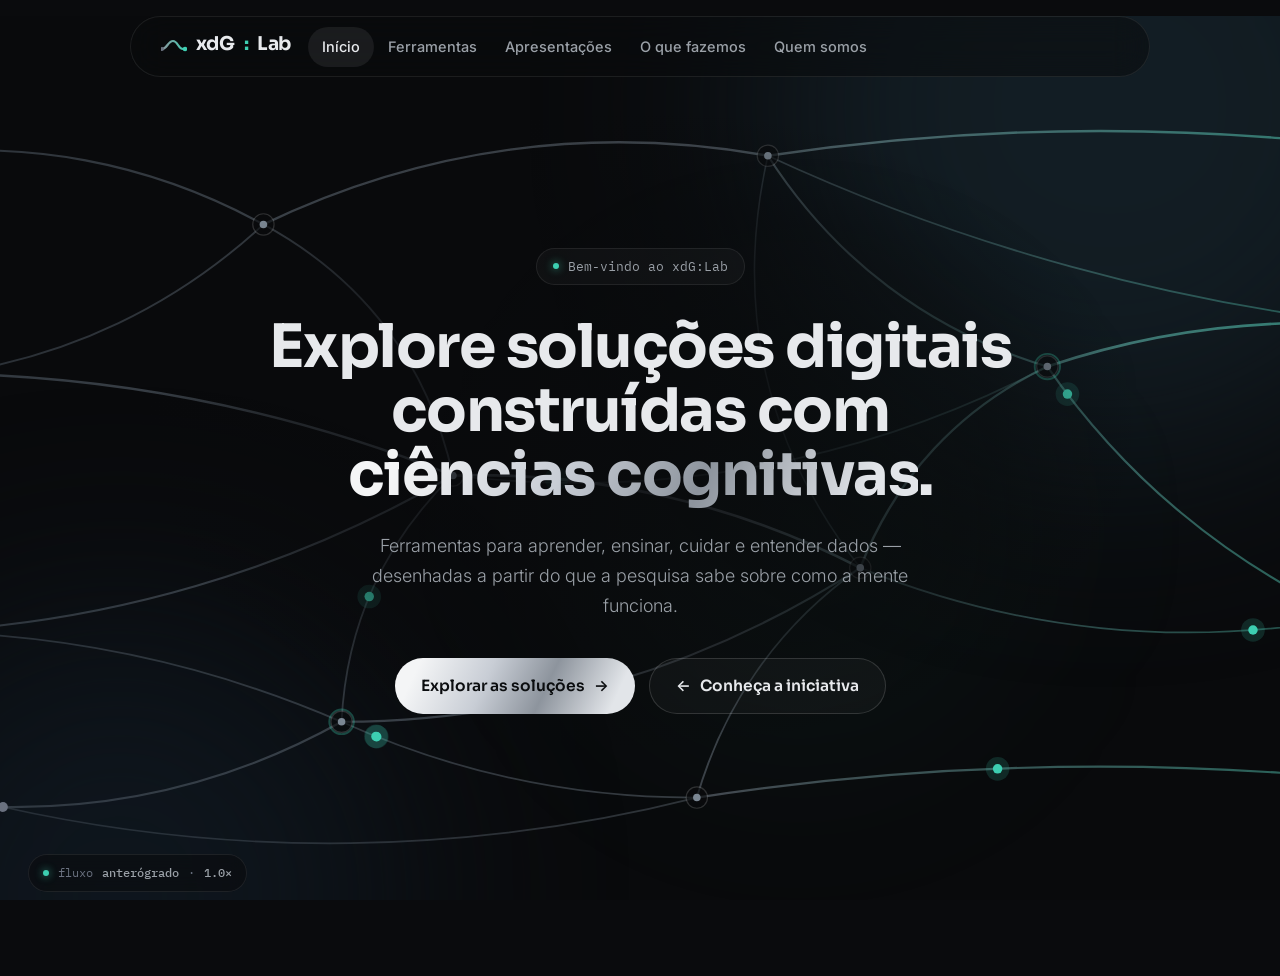
<file: index.html>
<!DOCTYPE html>
<html xmlns="http://www.w3.org/1999/xhtml" lang="pt-BR" xml:lang="pt-BR"><head>

<meta charset="utf-8">
<meta name="generator" content="quarto-1.10.18">

<meta name="viewport" content="width=device-width, initial-scale=1.0, user-scalable=yes">


<title>xdG:Lab — soluções digitais construídas com ciências cognitivas – xdG:Lab</title>
<style>
/* Default styles provided by pandoc.
** See https://pandoc.org/MANUAL.html#variables-for-html for config info.
*/
span.smallcaps{font-variant: small-caps;}
div.columns{display: flex; gap: 1.5em;}
div.column{flex: auto;}
@media screen {
div.columns{gap: min(4vw, 1.5em);}
div.column{overflow-x: auto;}
}
div.hanging-indent{margin-left: 1.5em; text-indent: -1.5em;}
ul.task-list{list-style: none;}
ul.task-list li input[type="checkbox"] {
  width: 0.8em;
  margin: 0 0.8em 0.2em -1em; /* quarto-specific, see https://github.com/quarto-dev/quarto-cli/issues/4556 */ 
  vertical-align: middle;
}
</style>


<script src="site_libs/quarto-nav/quarto-nav.js"></script>
<link href="./assets/favicon.svg" rel="icon" type="image/svg+xml">
<script src="site_libs/clipboard/clipboard.min.js"></script>
<script src="site_libs/quarto-html/quarto.js" type="module"></script>
<script src="site_libs/quarto-html/tabsets/tabsets.js" type="module"></script>
<script src="site_libs/quarto-html/popper.min.js"></script>
<script src="site_libs/quarto-html/tippy.umd.min.js"></script>
<script src="site_libs/quarto-html/anchor.min.js"></script>
<link href="site_libs/quarto-html/tippy.css" rel="stylesheet">
<link href="site_libs/quarto-html/quarto-syntax-highlighting-dark-c283ae31748ff8d5804672a352b4afb6.css" rel="stylesheet" id="quarto-text-highlighting-styles">
<script src="site_libs/bootstrap/bootstrap.min.js"></script>
<link href="site_libs/bootstrap/bootstrap-icons.css" rel="stylesheet">
<link href="site_libs/bootstrap/bootstrap-dcfce3876b93136e4b459c240b31c7be.min.css" rel="stylesheet" append-hash="true" id="quarto-bootstrap" data-mode="dark">
<script id="quarto-search-options" type="application/json">{
  "language": {
    "search-no-results-text": "Nenhum resultado",
    "search-matching-documents-text": "documentos correspondentes",
    "search-copy-link-title": "Copiar link para a busca",
    "search-hide-matches-text": "Esconder correspondências adicionais",
    "search-more-match-text": "mais correspondência neste documento",
    "search-more-matches-text": "mais correspondências neste documento",
    "search-clear-button-title": "Limpar",
    "search-text-placeholder": "",
    "search-detached-cancel-button-title": "Cancelar",
    "search-submit-button-title": "Enviar",
    "search-label": "Procurar"
  }
}</script>


<meta property="og:title" content="xdG:Lab — soluções digitais construídas com ciências cognitivas">
<meta property="og:image" content="https://gabrielfortes-xdglab.github.io/assets/og.png">
<meta property="og:site_name" content="xdG:Lab">
<meta property="og:image:height" content="630">
<meta property="og:image:width" content="1200">
<meta name="twitter:title" content="xdG:Lab — soluções digitais construídas com ciências cognitivas">
<meta name="twitter:image" content="https://gabrielfortes-xdglab.github.io/assets/og.png">
<meta name="twitter:image-height" content="630">
<meta name="twitter:image-width" content="1200">
<meta name="twitter:card" content="summary_large_image">
</head>

<body class="nav-fixed quarto-light">

<div id="quarto-search-results"></div>
  <header id="quarto-header" class="headroom fixed-top">
    <nav class="navbar navbar-expand-lg " data-bs-theme="dark">
      <div class="navbar-container container-fluid">
      <div class="navbar-brand-container mx-auto">
    <a class="navbar-brand" href="./index.html">
    <span class="navbar-title">xdG:Lab</span>
    </a>
  </div>
          <button class="navbar-toggler" type="button" data-bs-toggle="collapse" data-bs-target="#navbarCollapse" aria-controls="navbarCollapse" role="menu" aria-expanded="false" aria-label="Alternar de navegação" onclick="if (window.quartoToggleHeadroom) { window.quartoToggleHeadroom(); }">
  <span class="navbar-toggler-icon"></span>
</button>
          <div class="collapse navbar-collapse" id="navbarCollapse">
            <ul class="navbar-nav navbar-nav-scroll me-auto">
  <li class="nav-item">
    <a class="nav-link active" href="./index.html" aria-current="page"> 
<span class="menu-text">Início</span></a>
  </li>  
  <li class="nav-item">
    <a class="nav-link" href="./ferramentas.html"> 
<span class="menu-text">Ferramentas</span></a>
  </li>  
  <li class="nav-item">
    <a class="nav-link" href="./apresentacoes.html"> 
<span class="menu-text">Apresentações</span></a>
  </li>  
  <li class="nav-item">
    <a class="nav-link" href="./fazemos.html"> 
<span class="menu-text">O que fazemos</span></a>
  </li>  
  <li class="nav-item">
    <a class="nav-link" href="./quem.html"> 
<span class="menu-text">Quem somos</span></a>
  </li>  
</ul>
          </div> <!-- /navcollapse -->
            <div class="quarto-navbar-tools">
</div>
      </div> <!-- /container-fluid -->
    </nav>
</header>
<!-- content -->
<div id="quarto-content" class="quarto-container page-columns page-rows-contents page-layout-full page-navbar">
<!-- sidebar -->
<!-- margin-sidebar -->
    
<!-- main -->
<main class="content column-page" id="quarto-document-content"><header id="title-block-header" class="quarto-title-block"></header>




<div class="band home">
  <div class="fog"><i class="f1"></i><i class="f2"></i><i class="f3"></i></div>

  <!-- A REDE: circuito × rede neural — fontes de aço à esquerda,
       núcleos de encontro no centro, terminais de sinal à direita.
       Conteúdo gerado por assets/js/network.js -->
  <svg class="flownet" data-animate="pulses" viewbox="0 0 1440 760" preserveaspectratio="xMidYMid slice" fill="none" aria-hidden="true"></svg>

  <div class="veil"></div>

  <div class="hero-inner">
    <div class="hello"><span class="dot"></span> Bem-vindo ao xdG:Lab</div>
    <h1>Explore soluções digitais construídas com <span class="metal">ciências cognitivas</span>.</h1>
    <p class="lead">Ferramentas para aprender, ensinar, cuidar e entender dados — desenhadas a partir do que a pesquisa sabe sobre como a mente funciona.</p>
    <div class="btn-row">
      <a class="btn-xdg" id="btn-explore" href="ferramentas.html">Explorar as soluções <span class="arr fwd">→</span></a>
      <a class="btn-xdg ghost" id="btn-initiative" href="quem.html"><span class="arr bck">←</span> Conheça a iniciativa</a>
    </div>
  </div>

  <!-- telemetria: o estado do fluxo, em linguagem de laboratório -->
  <div class="telemetry" aria-hidden="true">
    <span class="led"></span>
    fluxo <b id="tele-dir">anterógrado</b> · <b id="tele-speed">1.0×</b>
  </div>
</div>



</main> <!-- /main -->
<script src="assets/js/network.js" defer=""></script>
<script id="quarto-html-after-body" type="application/javascript">
  window.document.addEventListener("DOMContentLoaded", function (event) {
    const icon = "";
    const anchorJS = new window.AnchorJS();
    anchorJS.options = {
      placement: 'right',
      icon: icon
    };
    anchorJS.add('.anchored');
    const isCodeAnnotation = (el) => {
      for (const clz of el.classList) {
        if (clz.startsWith('code-annotation-')) {                     
          return true;
        }
      }
      return false;
    }
    const onCopySuccess = function(e) {
      // button target
      const button = e.trigger;
      // don't keep focus
      button.blur();
      // flash "checked"
      button.classList.add('code-copy-button-checked');
      var currentTitle = button.getAttribute("title");
      button.setAttribute("title", "Copiada");
      let tooltip;
      if (window.bootstrap) {
        button.setAttribute("data-bs-toggle", "tooltip");
        button.setAttribute("data-bs-placement", "left");
        button.setAttribute("data-bs-title", "Copiada");
        tooltip = new bootstrap.Tooltip(button, 
          { trigger: "manual", 
            customClass: "code-copy-button-tooltip",
            offset: [0, -8]});
        tooltip.show();    
      }
      setTimeout(function() {
        if (tooltip) {
          tooltip.hide();
          button.removeAttribute("data-bs-title");
          button.removeAttribute("data-bs-toggle");
          button.removeAttribute("data-bs-placement");
        }
        button.setAttribute("title", currentTitle);
        button.classList.remove('code-copy-button-checked');
      }, 1000);
      // clear code selection
      e.clearSelection();
    }
    const getTextToCopy = function(trigger) {
      const outerScaffold = trigger.parentElement.cloneNode(true);
      const codeEl = outerScaffold.querySelector('code');
      for (const childEl of codeEl.children) {
        if (isCodeAnnotation(childEl)) {
          childEl.remove();
        }
      }
      return codeEl.innerText;
    }
    const clipboard = new window.ClipboardJS('.code-copy-button:not([data-in-quarto-modal])', {
      text: getTextToCopy
    });
    clipboard.on('success', onCopySuccess);
    if (window.document.getElementById('quarto-embedded-source-code-modal')) {
      const clipboardModal = new window.ClipboardJS('.code-copy-button[data-in-quarto-modal]', {
        text: getTextToCopy,
        container: window.document.getElementById('quarto-embedded-source-code-modal')
      });
      clipboardModal.on('success', onCopySuccess);
    }
      var localhostRegex = new RegExp(/^(?:http|https):\/\/localhost\:?[0-9]*\//);
      var mailtoRegex = new RegExp(/^mailto:/);
        var filterRegex = new RegExp("https:\/\/gabrielfortes-xdglab\.github\.io");
      var isInternal = (href) => {
          return filterRegex.test(href) || localhostRegex.test(href) || mailtoRegex.test(href);
      }
      // Inspect non-navigation links and adorn them if external
     var links = window.document.querySelectorAll('a[href]:not(.nav-link):not(.navbar-brand):not(.toc-action):not(.sidebar-link):not(.sidebar-item-toggle):not(.pagination-link):not(.no-external):not([aria-hidden]):not(.dropdown-item):not(.quarto-navigation-tool):not(.about-link)');
      for (var i=0; i<links.length; i++) {
        const link = links[i];
        if (!isInternal(link.href)) {
          // undo the damage that might have been done by quarto-nav.js in the case of
          // links that we want to consider external
          if (link.dataset.originalHref !== undefined) {
            link.href = link.dataset.originalHref;
          }
        }
      }
    function tippyHover(el, contentFn, onTriggerFn, onUntriggerFn) {
      const config = {
        allowHTML: true,
        maxWidth: 500,
        delay: 100,
        arrow: false,
        appendTo: function(el) {
            return el.parentElement;
        },
        interactive: true,
        interactiveBorder: 10,
        theme: 'quarto',
        placement: 'bottom-start',
      };
      if (contentFn) {
        config.content = contentFn;
      }
      if (onTriggerFn) {
        config.onTrigger = onTriggerFn;
      }
      if (onUntriggerFn) {
        config.onUntrigger = onUntriggerFn;
      }
      window.tippy(el, config); 
    }
    const noterefs = window.document.querySelectorAll('a[role="doc-noteref"]');
    for (var i=0; i<noterefs.length; i++) {
      const ref = noterefs[i];
      tippyHover(ref, function() {
        // use id or data attribute instead here
        let href = ref.getAttribute('data-footnote-href') || ref.getAttribute('href');
        try { href = new URL(href).hash; } catch {}
        const id = href.replace(/^#\/?/, "");
        const note = window.document.getElementById(id);
        if (note) {
          return note.innerHTML;
        } else {
          return "";
        }
      });
    }
    const xrefs = window.document.querySelectorAll('a.quarto-xref');
    const processXRef = (id, note) => {
      // Strip column container classes
      const stripColumnClz = (el) => {
        el.classList.remove("page-full", "page-columns");
        if (el.children) {
          for (const child of el.children) {
            stripColumnClz(child);
          }
        }
      }
      stripColumnClz(note)
      if (id === null || id.startsWith('sec-')) {
        // Special case sections, only their first couple elements
        const container = document.createElement("div");
        if (note.children && note.children.length > 2) {
          container.appendChild(note.children[0].cloneNode(true));
          for (let i = 1; i < note.children.length; i++) {
            const child = note.children[i];
            if (child.tagName === "P" && child.innerText === "") {
              continue;
            } else {
              container.appendChild(child.cloneNode(true));
              break;
            }
          }
          if (window.Quarto?.typesetMath) {
            window.Quarto.typesetMath(container);
          }
          return container.innerHTML
        } else {
          if (window.Quarto?.typesetMath) {
            window.Quarto.typesetMath(note);
          }
          return note.innerHTML;
        }
      } else {
        // Remove any anchor links if they are present
        const anchorLink = note.querySelector('a.anchorjs-link');
        if (anchorLink) {
          anchorLink.remove();
        }
        if (window.Quarto?.typesetMath) {
          window.Quarto.typesetMath(note);
        }
        if (note.classList.contains("callout")) {
          return note.outerHTML;
        } else {
          return note.innerHTML;
        }
      }
    }
    for (var i=0; i<xrefs.length; i++) {
      const xref = xrefs[i];
      tippyHover(xref, undefined, function(instance) {
        instance.disable();
        let url = xref.getAttribute('href');
        let hash = undefined; 
        if (url.startsWith('#')) {
          hash = url;
        } else {
          try { hash = new URL(url).hash; } catch {}
        }
        if (hash) {
          const id = hash.replace(/^#\/?/, "");
          const note = window.document.getElementById(id);
          if (note !== null) {
            try {
              const html = processXRef(id, note.cloneNode(true));
              instance.setContent(html);
            } finally {
              instance.enable();
              instance.show();
            }
          } else {
            // See if we can fetch this
            fetch(url.split('#')[0])
            .then(res => res.text())
            .then(html => {
              const parser = new DOMParser();
              const htmlDoc = parser.parseFromString(html, "text/html");
              const note = htmlDoc.getElementById(id);
              if (note !== null) {
                const html = processXRef(id, note);
                instance.setContent(html);
              } 
            }).finally(() => {
              instance.enable();
              instance.show();
            });
          }
        } else {
          // See if we can fetch a full url (with no hash to target)
          // This is a special case and we should probably do some content thinning / targeting
          fetch(url)
          .then(res => res.text())
          .then(html => {
            const parser = new DOMParser();
            const htmlDoc = parser.parseFromString(html, "text/html");
            const note = htmlDoc.querySelector('main.content');
            if (note !== null) {
              // This should only happen for chapter cross references
              // (since there is no id in the URL)
              // remove the first header
              if (note.children.length > 0 && note.children[0].tagName === "HEADER") {
                note.children[0].remove();
              }
              const html = processXRef(null, note);
              instance.setContent(html);
            } 
          }).finally(() => {
            instance.enable();
            instance.show();
          });
        }
      }, function(instance) {
      });
    }
        let selectedAnnoteEl;
        const selectorForAnnotation = ( cell, annotation) => {
          let cellAttr = 'data-code-cell="' + cell + '"';
          let lineAttr = 'data-code-annotation="' +  annotation + '"';
          const selector = 'span[' + cellAttr + '][' + lineAttr + ']';
          return selector;
        }
        const selectCodeLines = (annoteEl) => {
          const doc = window.document;
          const targetCell = annoteEl.getAttribute("data-target-cell");
          const targetAnnotation = annoteEl.getAttribute("data-target-annotation");
          const annoteSpan = window.document.querySelector(selectorForAnnotation(targetCell, targetAnnotation));
          const lines = annoteSpan.getAttribute("data-code-lines").split(",");
          const lineIds = lines.map((line) => {
            return targetCell + "-" + line;
          })
          let top = null;
          let height = null;
          let parent = null;
          if (lineIds.length > 0) {
              //compute the position of the single el (top and bottom and make a div)
              const el = window.document.getElementById(lineIds[0]);
              top = el.offsetTop;
              height = el.offsetHeight;
              parent = el.parentElement.parentElement;
            if (lineIds.length > 1) {
              const lastEl = window.document.getElementById(lineIds[lineIds.length - 1]);
              const bottom = lastEl.offsetTop + lastEl.offsetHeight;
              height = bottom - top;
            }
            if (top !== null && height !== null && parent !== null) {
              // cook up a div (if necessary) and position it 
              let div = window.document.getElementById("code-annotation-line-highlight");
              if (div === null) {
                div = window.document.createElement("div");
                div.setAttribute("id", "code-annotation-line-highlight");
                div.style.position = 'absolute';
                parent.appendChild(div);
              }
              div.style.top = top - 2 + "px";
              div.style.height = height + 4 + "px";
              div.style.left = 0;
              let gutterDiv = window.document.getElementById("code-annotation-line-highlight-gutter");
              if (gutterDiv === null) {
                gutterDiv = window.document.createElement("div");
                gutterDiv.setAttribute("id", "code-annotation-line-highlight-gutter");
                gutterDiv.style.position = 'absolute';
                const codeCell = window.document.getElementById(targetCell);
                const gutter = codeCell.querySelector('.code-annotation-gutter');
                gutter.appendChild(gutterDiv);
              }
              gutterDiv.style.top = top - 2 + "px";
              gutterDiv.style.height = height + 4 + "px";
            }
            selectedAnnoteEl = annoteEl;
          }
        };
        const unselectCodeLines = () => {
          const elementsIds = ["code-annotation-line-highlight", "code-annotation-line-highlight-gutter"];
          elementsIds.forEach((elId) => {
            const div = window.document.getElementById(elId);
            if (div) {
              div.remove();
            }
          });
          selectedAnnoteEl = undefined;
        };
          // Handle positioning of the toggle
      window.addEventListener(
        "resize",
        throttle(() => {
          elRect = undefined;
          if (selectedAnnoteEl) {
            selectCodeLines(selectedAnnoteEl);
          }
        }, 10)
      );
      function throttle(fn, ms) {
      let throttle = false;
      let timer;
        return (...args) => {
          if(!throttle) { // first call gets through
              fn.apply(this, args);
              throttle = true;
          } else { // all the others get throttled
              if(timer) clearTimeout(timer); // cancel #2
              timer = setTimeout(() => {
                fn.apply(this, args);
                timer = throttle = false;
              }, ms);
          }
        };
      }
        // Attach click handler to the DT
        const annoteDls = window.document.querySelectorAll('dt[data-target-cell]');
        for (const annoteDlNode of annoteDls) {
          annoteDlNode.addEventListener('click', (event) => {
            const clickedEl = event.target;
            if (clickedEl !== selectedAnnoteEl) {
              unselectCodeLines();
              const activeEl = window.document.querySelector('dt[data-target-cell].code-annotation-active');
              if (activeEl) {
                activeEl.classList.remove('code-annotation-active');
              }
              selectCodeLines(clickedEl);
              clickedEl.classList.add('code-annotation-active');
            } else {
              // Unselect the line
              unselectCodeLines();
              clickedEl.classList.remove('code-annotation-active');
            }
          });
        }
    const findCites = (el) => {
      const parentEl = el.parentElement;
      if (parentEl) {
        const cites = parentEl.dataset.cites;
        if (cites) {
          return {
            el,
            cites: cites.split(' ')
          };
        } else {
          return findCites(el.parentElement)
        }
      } else {
        return undefined;
      }
    };
    var bibliorefs = window.document.querySelectorAll('a[role="doc-biblioref"]');
    for (var i=0; i<bibliorefs.length; i++) {
      const ref = bibliorefs[i];
      const citeInfo = findCites(ref);
      if (citeInfo) {
        tippyHover(citeInfo.el, function() {
          var popup = window.document.createElement('div');
          citeInfo.cites.forEach(function(cite) {
            var citeDiv = window.document.createElement('div');
            citeDiv.classList.add('hanging-indent');
            citeDiv.classList.add('csl-entry');
            var biblioDiv = window.document.getElementById('ref-' + cite);
            if (biblioDiv) {
              citeDiv.innerHTML = biblioDiv.innerHTML;
            }
            popup.appendChild(citeDiv);
          });
          return popup.innerHTML;
        });
      }
    }
  });
  </script>
</div> <!-- /content -->
<footer class="footer">
  <div class="nav-footer">
    <div class="nav-footer-left">
<p>xdG:Lab · xdglab.dev</p>
</div>   
    <div class="nav-footer-center">
      &nbsp;
    </div>
    <div class="nav-footer-right">
<p>Gabriel Fortes · Leonardo Soares e Silva</p>
</div>
  </div>
</footer>




</body></html>
</file>
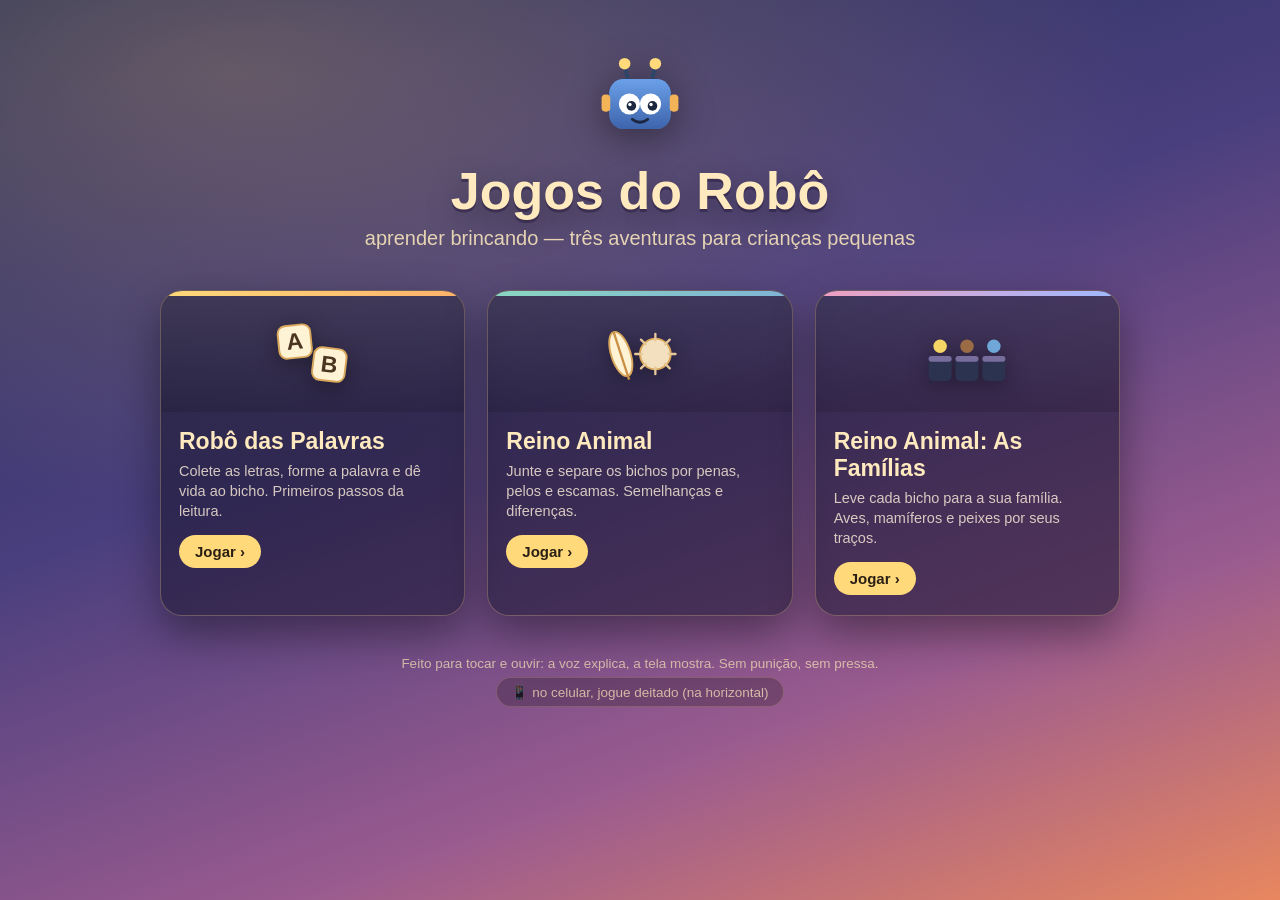
<file: jogos/index.html>
<!DOCTYPE html>
<html lang="pt-BR">
<head>
<meta charset="UTF-8">
<meta name="viewport" content="width=device-width, initial-scale=1.0, viewport-fit=cover">
<title>Jogos do Robô</title>
<style>
  * { margin: 0; padding: 0; box-sizing: border-box; }
  :root {
    --ouro: #FFD97A; --creme: #FFE9BE; --teal: #8AD7C1; --azul: #9FB8FF;
  }
  html, body { min-height: 100%; }
  body {
    font-family: "Arial Rounded MT Bold", "Trebuchet MS", sans-serif;
    color: var(--creme);
    background:
      radial-gradient(120% 80% at 18% 8%, rgba(255,196,120,.28), rgba(255,196,120,0) 60%),
      linear-gradient(160deg, #1E2A56 0%, #4A3F7E 42%, #9A5B8F 74%, #E8875F 100%);
    background-attachment: fixed;
    display: flex; flex-direction: column; align-items: center;
    padding: clamp(20px, 5vw, 56px) 18px calc(40px + env(safe-area-inset-bottom));
    min-height: 100vh;
  }
  header { text-align: center; max-width: 720px; margin-bottom: clamp(22px, 4vw, 40px); }
  .mascote { width: clamp(64px, 16vw, 96px); height: auto; margin-bottom: 8px;
    filter: drop-shadow(0 8px 18px rgba(0,0,0,.4)); }
  h1 {
    font-size: clamp(30px, 7vw, 52px); line-height: 1.05;
    text-shadow: 0 3px 0 rgba(40,25,60,.5), 0 10px 30px rgba(0,0,0,.35);
  }
  .sub { margin-top: 8px; font-size: clamp(15px, 3.4vw, 20px); color: rgba(255,235,190,.85); }

  .grid {
    width: 100%; max-width: 960px;
    display: grid; gap: clamp(14px, 2.4vw, 22px);
    grid-template-columns: repeat(auto-fit, minmax(240px, 1fr));
  }
  .card {
    position: relative; display: flex; flex-direction: column;
    text-decoration: none; color: inherit;
    background: rgba(24,20,46,.55);
    border: 1px solid rgba(255,210,140,.28);
    border-radius: 22px; overflow: hidden;
    box-shadow: 0 18px 44px rgba(0,0,0,.4);
    transition: transform .16s ease, box-shadow .16s ease, border-color .16s ease;
    -webkit-tap-highlight-color: transparent;
  }
  .card:hover, .card:focus-visible {
    transform: translateY(-5px);
    border-color: rgba(255,220,150,.6);
    box-shadow: 0 24px 56px rgba(0,0,0,.5);
    outline: none;
  }
  .art { height: 116px; display: flex; align-items: center; justify-content: center;
    background: linear-gradient(180deg, rgba(255,255,255,.06), rgba(0,0,0,.12)); }
  .art svg { width: 96px; height: 96px; filter: drop-shadow(0 4px 10px rgba(0,0,0,.35)); }
  .card .body { padding: 16px 18px 20px; }
  .card h2 { font-size: clamp(19px, 4.4vw, 23px); }
  .card p { margin-top: 6px; font-size: 14.5px; line-height: 1.4; color: rgba(255,240,220,.8); font-weight: normal; }
  .jogar {
    margin-top: 14px; display: inline-flex; align-items: center; gap: 6px;
    font-size: 15px; color: #2A1F14; font-weight: bold;
    background: var(--ouro); padding: 8px 16px; border-radius: 999px;
    align-self: flex-start;
  }
  .accent { height: 5px; }
  .c1 .accent { background: linear-gradient(90deg, #FFD97A, #FFB26B); }
  .c2 .accent { background: linear-gradient(90deg, #8AD7C1, #7FB3D5); }
  .c3 .accent { background: linear-gradient(90deg, #F0A0C0, #9FB8FF); }

  footer { margin-top: clamp(24px, 4vw, 40px); text-align: center;
    font-size: 13.5px; color: rgba(255,235,190,.7); font-weight: normal; max-width: 640px; }
  .dica { display: inline-block; margin-top: 6px; padding: 6px 14px; border-radius: 999px;
    background: rgba(0,0,0,.22); border: 1px solid rgba(255,210,140,.2); }
</style>
</head>
<body>
  <header>
    <!-- mascote: a cabeça do robô da suíte -->
    <svg class="mascote" viewBox="0 0 100 100" xmlns="http://www.w3.org/2000/svg" aria-hidden="true">
      <line x1="38" y1="26" x2="34" y2="10" stroke="#2E4468" stroke-width="4" stroke-linecap="round"/>
      <line x1="62" y1="26" x2="66" y2="10" stroke="#2E4468" stroke-width="4" stroke-linecap="round"/>
      <circle cx="34" cy="8" r="6" fill="#FFD97A"/>
      <circle cx="66" cy="8" r="6" fill="#FFD97A"/>
      <rect x="18" y="24" width="64" height="52" rx="15" fill="#4E7BC0"/>
      <rect x="18" y="24" width="64" height="52" rx="15" fill="url(#g)"/>
      <rect x="10" y="40" width="9" height="18" rx="4" fill="#F2B457"/>
      <rect x="81" y="40" width="9" height="18" rx="4" fill="#F2B457"/>
      <circle cx="39" cy="50" r="11" fill="#fff"/>
      <circle cx="61" cy="50" r="11" fill="#fff"/>
      <circle cx="41" cy="52" r="5" fill="#1C2740"/>
      <circle cx="63" cy="52" r="5" fill="#1C2740"/>
      <circle cx="39.5" cy="50.5" r="1.8" fill="#fff"/>
      <circle cx="61.5" cy="50.5" r="1.8" fill="#fff"/>
      <path d="M42 66 Q50 72 58 66" stroke="#1C2740" stroke-width="3" fill="none" stroke-linecap="round"/>
      <defs>
        <linearGradient id="g" x1="0" y1="0" x2="0" y2="1">
          <stop offset="0" stop-color="#6BA0E8"/><stop offset="1" stop-color="#3D64AC"/>
        </linearGradient>
      </defs>
    </svg>
    <h1>Jogos do Robô</h1>
    <p class="sub">aprender brincando — três aventuras para crianças pequenas</p>
  </header>

  <main class="grid">
    <a class="card c1" href="robo-das-palavras.html">
      <div class="accent"></div>
      <div class="art">
        <svg viewBox="0 0 100 100" xmlns="http://www.w3.org/2000/svg" aria-hidden="true">
          <rect x="14" y="20" width="34" height="34" rx="8" fill="#FFF3D6" stroke="#D9A85C" stroke-width="2" transform="rotate(-6 31 37)"/>
          <text x="31" y="45" font-family="Arial Rounded MT Bold, sans-serif" font-size="24" font-weight="bold" fill="#4A3520" text-anchor="middle" transform="rotate(-6 31 37)">A</text>
          <rect x="50" y="44" width="34" height="34" rx="8" fill="#FFF3D6" stroke="#D9A85C" stroke-width="2" transform="rotate(7 67 61)"/>
          <text x="67" y="69" font-family="Arial Rounded MT Bold, sans-serif" font-size="24" font-weight="bold" fill="#4A3520" text-anchor="middle" transform="rotate(7 67 61)">B</text>
        </svg>
      </div>
      <div class="body">
        <h2>Robô das Palavras</h2>
        <p>Colete as letras, forme a palavra e dê vida ao bicho. Primeiros passos da leitura.</p>
        <span class="jogar">Jogar ›</span>
      </div>
    </a>

    <a class="card c2" href="reino-animal.html">
      <div class="accent"></div>
      <div class="art">
        <svg viewBox="0 0 100 100" xmlns="http://www.w3.org/2000/svg" aria-hidden="true">
          <!-- pena + pompom de pelos -->
          <g transform="translate(30 50) rotate(-18)">
            <ellipse cx="0" cy="0" rx="10" ry="24" fill="#FFF3D6" stroke="#D9A85C" stroke-width="2"/>
            <line x1="0" y1="-24" x2="0" y2="28" stroke="#C98F44" stroke-width="2.4"/>
          </g>
          <g transform="translate(66 50)">
            <circle r="16" fill="#F3E0BE" stroke="#D9A85C" stroke-width="2"/>
            <g stroke="#E7C89A" stroke-width="2.4" stroke-linecap="round">
              <line x1="14" y1="0" x2="21" y2="0"/><line x1="-14" y1="0" x2="-21" y2="0"/>
              <line x1="0" y1="14" x2="0" y2="21"/><line x1="0" y1="-14" x2="0" y2="-21"/>
              <line x1="10" y1="10" x2="15" y2="15"/><line x1="-10" y1="-10" x2="-15" y2="-15"/>
              <line x1="10" y1="-10" x2="15" y2="-15"/><line x1="-10" y1="10" x2="-15" y2="15"/>
            </g>
          </g>
        </svg>
      </div>
      <div class="body">
        <h2>Reino Animal</h2>
        <p>Junte e separe os bichos por penas, pelos e escamas. Semelhanças e diferenças.</p>
        <span class="jogar">Jogar ›</span>
      </div>
    </a>

    <a class="card c3" href="reino-animal-familias.html">
      <div class="accent"></div>
      <div class="art">
        <svg viewBox="0 0 100 100" xmlns="http://www.w3.org/2000/svg" aria-hidden="true">
          <!-- três casinhas de família -->
          <g>
            <rect x="10" y="52" width="24" height="26" rx="5" fill="#2C3350"/>
            <rect x="10" y="52" width="24" height="6" rx="3" fill="#786E9E"/>
            <circle cx="22" cy="42" r="7" fill="#F5D563"/>
          </g>
          <g>
            <rect x="38" y="52" width="24" height="26" rx="5" fill="#2C3350"/>
            <rect x="38" y="52" width="24" height="6" rx="3" fill="#786E9E"/>
            <circle cx="50" cy="42" r="7" fill="#9A6B45"/>
          </g>
          <g>
            <rect x="66" y="52" width="24" height="26" rx="5" fill="#2C3350"/>
            <rect x="66" y="52" width="24" height="6" rx="3" fill="#786E9E"/>
            <circle cx="78" cy="42" r="7" fill="#6FA8D8"/>
          </g>
        </svg>
      </div>
      <div class="body">
        <h2>Reino Animal: As Famílias</h2>
        <p>Leve cada bicho para a sua família. Aves, mamíferos e peixes por seus traços.</p>
        <span class="jogar">Jogar ›</span>
      </div>
    </a>
  </main>

  <footer>
    Feito para tocar e ouvir: a voz explica, a tela mostra. Sem punição, sem pressa.
    <br><span class="dica">📱 no celular, jogue deitado (na horizontal)</span>
  </footer>
</body>
</html>
</file>
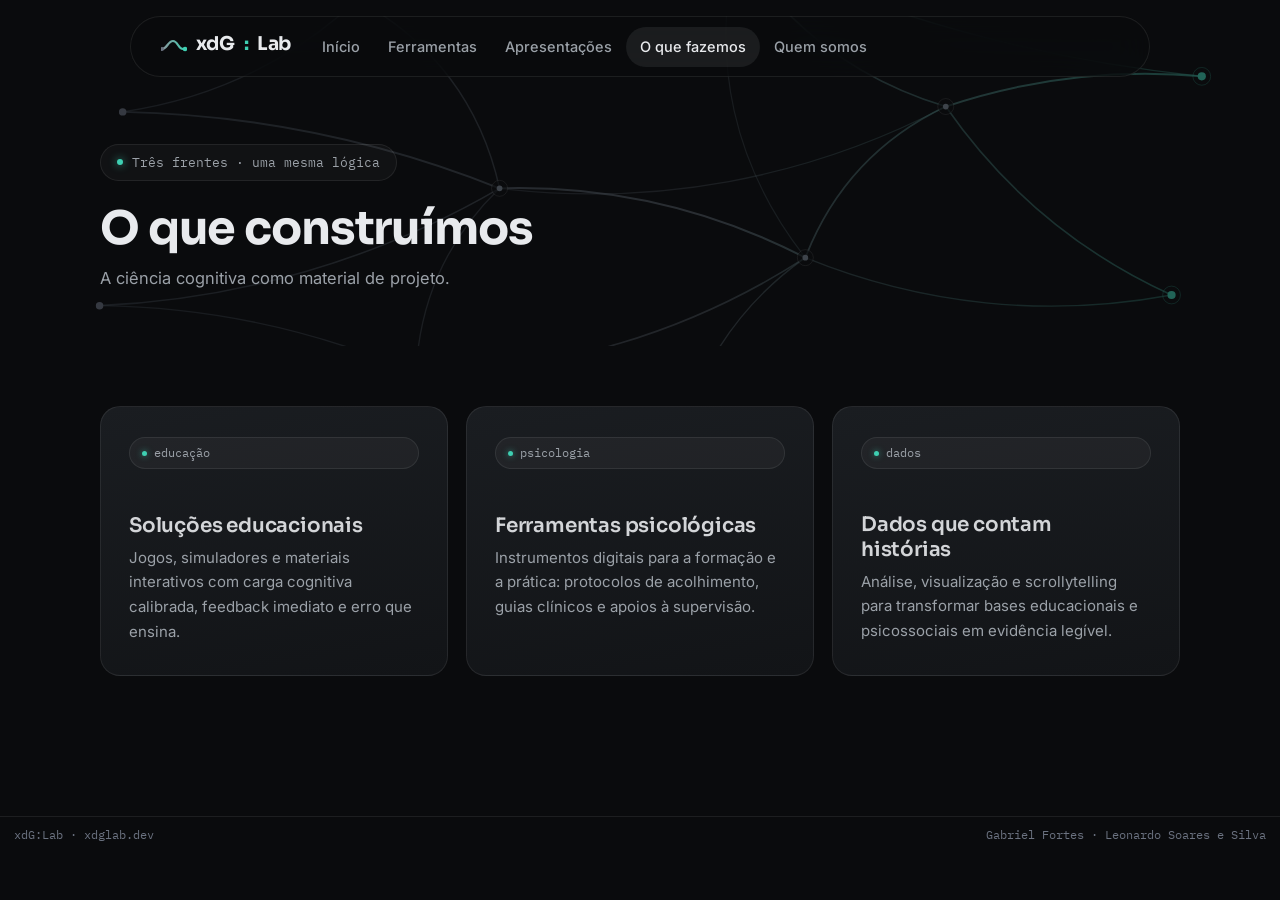
<file: fazemos.html>
<!DOCTYPE html>
<html xmlns="http://www.w3.org/1999/xhtml" lang="pt-BR" xml:lang="pt-BR"><head>

<meta charset="utf-8">
<meta name="generator" content="quarto-1.10.18">

<meta name="viewport" content="width=device-width, initial-scale=1.0, user-scalable=yes">


<title>O que fazemos — xdG:Lab – xdG:Lab</title>
<style>
/* Default styles provided by pandoc.
** See https://pandoc.org/MANUAL.html#variables-for-html for config info.
*/
span.smallcaps{font-variant: small-caps;}
div.columns{display: flex; gap: 1.5em;}
div.column{flex: auto;}
@media screen {
div.columns{gap: min(4vw, 1.5em);}
div.column{overflow-x: auto;}
}
div.hanging-indent{margin-left: 1.5em; text-indent: -1.5em;}
ul.task-list{list-style: none;}
ul.task-list li input[type="checkbox"] {
  width: 0.8em;
  margin: 0 0.8em 0.2em -1em; /* quarto-specific, see https://github.com/quarto-dev/quarto-cli/issues/4556 */ 
  vertical-align: middle;
}
</style>


<script src="site_libs/quarto-nav/quarto-nav.js"></script>
<link href="./assets/favicon.svg" rel="icon" type="image/svg+xml">
<script src="site_libs/clipboard/clipboard.min.js"></script>
<script src="site_libs/quarto-html/quarto.js" type="module"></script>
<script src="site_libs/quarto-html/tabsets/tabsets.js" type="module"></script>
<script src="site_libs/quarto-html/popper.min.js"></script>
<script src="site_libs/quarto-html/tippy.umd.min.js"></script>
<script src="site_libs/quarto-html/anchor.min.js"></script>
<link href="site_libs/quarto-html/tippy.css" rel="stylesheet">
<link href="site_libs/quarto-html/quarto-syntax-highlighting-dark-c283ae31748ff8d5804672a352b4afb6.css" rel="stylesheet" id="quarto-text-highlighting-styles">
<script src="site_libs/bootstrap/bootstrap.min.js"></script>
<link href="site_libs/bootstrap/bootstrap-icons.css" rel="stylesheet">
<link href="site_libs/bootstrap/bootstrap-dcfce3876b93136e4b459c240b31c7be.min.css" rel="stylesheet" append-hash="true" id="quarto-bootstrap" data-mode="dark">
<script id="quarto-search-options" type="application/json">{
  "language": {
    "search-no-results-text": "Nenhum resultado",
    "search-matching-documents-text": "documentos correspondentes",
    "search-copy-link-title": "Copiar link para a busca",
    "search-hide-matches-text": "Esconder correspondências adicionais",
    "search-more-match-text": "mais correspondência neste documento",
    "search-more-matches-text": "mais correspondências neste documento",
    "search-clear-button-title": "Limpar",
    "search-text-placeholder": "",
    "search-detached-cancel-button-title": "Cancelar",
    "search-submit-button-title": "Enviar",
    "search-label": "Procurar"
  }
}</script>


<meta property="og:title" content="O que fazemos — xdG:Lab">
<meta property="og:image" content="https://gabrielfortes-xdglab.github.io/assets/og.png">
<meta property="og:site_name" content="xdG:Lab">
<meta property="og:image:height" content="630">
<meta property="og:image:width" content="1200">
<meta name="twitter:title" content="O que fazemos — xdG:Lab">
<meta name="twitter:image" content="https://gabrielfortes-xdglab.github.io/assets/og.png">
<meta name="twitter:image-height" content="630">
<meta name="twitter:image-width" content="1200">
<meta name="twitter:card" content="summary_large_image">
</head>

<body class="nav-fixed quarto-light">

<div id="quarto-search-results"></div>
  <header id="quarto-header" class="headroom fixed-top">
    <nav class="navbar navbar-expand-lg " data-bs-theme="dark">
      <div class="navbar-container container-fluid">
      <div class="navbar-brand-container mx-auto">
    <a class="navbar-brand" href="./index.html">
    <span class="navbar-title">xdG:Lab</span>
    </a>
  </div>
          <button class="navbar-toggler" type="button" data-bs-toggle="collapse" data-bs-target="#navbarCollapse" aria-controls="navbarCollapse" role="menu" aria-expanded="false" aria-label="Alternar de navegação" onclick="if (window.quartoToggleHeadroom) { window.quartoToggleHeadroom(); }">
  <span class="navbar-toggler-icon"></span>
</button>
          <div class="collapse navbar-collapse" id="navbarCollapse">
            <ul class="navbar-nav navbar-nav-scroll me-auto">
  <li class="nav-item">
    <a class="nav-link" href="./index.html"> 
<span class="menu-text">Início</span></a>
  </li>  
  <li class="nav-item">
    <a class="nav-link" href="./ferramentas.html"> 
<span class="menu-text">Ferramentas</span></a>
  </li>  
  <li class="nav-item">
    <a class="nav-link" href="./apresentacoes.html"> 
<span class="menu-text">Apresentações</span></a>
  </li>  
  <li class="nav-item">
    <a class="nav-link active" href="./fazemos.html" aria-current="page"> 
<span class="menu-text">O que fazemos</span></a>
  </li>  
  <li class="nav-item">
    <a class="nav-link" href="./quem.html"> 
<span class="menu-text">Quem somos</span></a>
  </li>  
</ul>
          </div> <!-- /navcollapse -->
            <div class="quarto-navbar-tools">
</div>
      </div> <!-- /container-fluid -->
    </nav>
</header>
<!-- content -->
<div id="quarto-content" class="quarto-container page-columns page-rows-contents page-layout-full page-navbar">
<!-- sidebar -->
<!-- margin-sidebar -->
    
<!-- main -->
<main class="content column-page" id="quarto-document-content"><header id="title-block-header" class="quarto-title-block"></header>




<div class="band inner">
  <svg class="flownet" data-animate="none" viewbox="0 0 1440 760" preserveaspectratio="xMidYMid slice" fill="none" aria-hidden="true"></svg>
  <div class="wrap band-inner">
    <div class="kicker">Três frentes · uma mesma lógica</div>
    <h1>O que construímos</h1>
    <p>A ciência cognitiva como material de projeto.</p>
  </div>
</div>

<div class="wrap body-wrap">
  <div class="cards">
    <div class="card">
      <span class="chip">educação</span>
      <h3 class="anchored">Soluções educacionais</h3>
      <p>Jogos, simuladores e materiais interativos com carga cognitiva calibrada, feedback imediato e erro que ensina.</p>
    </div>
    <div class="card">
      <span class="chip">psicologia</span>
      <h3 class="anchored">Ferramentas psicológicas</h3>
      <p>Instrumentos digitais para a formação e a prática: protocolos de acolhimento, guias clínicos e apoios à supervisão.</p>
    </div>
    <div class="card">
      <span class="chip">dados</span>
      <h3 class="anchored">Dados que contam histórias</h3>
      <p>Análise, visualização e scrollytelling para transformar bases educacionais e psicossociais em evidência legível.</p>
    </div>
  </div>
</div>



</main> <!-- /main -->
<script src="assets/js/network.js" defer=""></script>
<script id="quarto-html-after-body" type="application/javascript">
  window.document.addEventListener("DOMContentLoaded", function (event) {
    const icon = "";
    const anchorJS = new window.AnchorJS();
    anchorJS.options = {
      placement: 'right',
      icon: icon
    };
    anchorJS.add('.anchored');
    const isCodeAnnotation = (el) => {
      for (const clz of el.classList) {
        if (clz.startsWith('code-annotation-')) {                     
          return true;
        }
      }
      return false;
    }
    const onCopySuccess = function(e) {
      // button target
      const button = e.trigger;
      // don't keep focus
      button.blur();
      // flash "checked"
      button.classList.add('code-copy-button-checked');
      var currentTitle = button.getAttribute("title");
      button.setAttribute("title", "Copiada");
      let tooltip;
      if (window.bootstrap) {
        button.setAttribute("data-bs-toggle", "tooltip");
        button.setAttribute("data-bs-placement", "left");
        button.setAttribute("data-bs-title", "Copiada");
        tooltip = new bootstrap.Tooltip(button, 
          { trigger: "manual", 
            customClass: "code-copy-button-tooltip",
            offset: [0, -8]});
        tooltip.show();    
      }
      setTimeout(function() {
        if (tooltip) {
          tooltip.hide();
          button.removeAttribute("data-bs-title");
          button.removeAttribute("data-bs-toggle");
          button.removeAttribute("data-bs-placement");
        }
        button.setAttribute("title", currentTitle);
        button.classList.remove('code-copy-button-checked');
      }, 1000);
      // clear code selection
      e.clearSelection();
    }
    const getTextToCopy = function(trigger) {
      const outerScaffold = trigger.parentElement.cloneNode(true);
      const codeEl = outerScaffold.querySelector('code');
      for (const childEl of codeEl.children) {
        if (isCodeAnnotation(childEl)) {
          childEl.remove();
        }
      }
      return codeEl.innerText;
    }
    const clipboard = new window.ClipboardJS('.code-copy-button:not([data-in-quarto-modal])', {
      text: getTextToCopy
    });
    clipboard.on('success', onCopySuccess);
    if (window.document.getElementById('quarto-embedded-source-code-modal')) {
      const clipboardModal = new window.ClipboardJS('.code-copy-button[data-in-quarto-modal]', {
        text: getTextToCopy,
        container: window.document.getElementById('quarto-embedded-source-code-modal')
      });
      clipboardModal.on('success', onCopySuccess);
    }
      var localhostRegex = new RegExp(/^(?:http|https):\/\/localhost\:?[0-9]*\//);
      var mailtoRegex = new RegExp(/^mailto:/);
        var filterRegex = new RegExp("https:\/\/gabrielfortes-xdglab\.github\.io");
      var isInternal = (href) => {
          return filterRegex.test(href) || localhostRegex.test(href) || mailtoRegex.test(href);
      }
      // Inspect non-navigation links and adorn them if external
     var links = window.document.querySelectorAll('a[href]:not(.nav-link):not(.navbar-brand):not(.toc-action):not(.sidebar-link):not(.sidebar-item-toggle):not(.pagination-link):not(.no-external):not([aria-hidden]):not(.dropdown-item):not(.quarto-navigation-tool):not(.about-link)');
      for (var i=0; i<links.length; i++) {
        const link = links[i];
        if (!isInternal(link.href)) {
          // undo the damage that might have been done by quarto-nav.js in the case of
          // links that we want to consider external
          if (link.dataset.originalHref !== undefined) {
            link.href = link.dataset.originalHref;
          }
        }
      }
    function tippyHover(el, contentFn, onTriggerFn, onUntriggerFn) {
      const config = {
        allowHTML: true,
        maxWidth: 500,
        delay: 100,
        arrow: false,
        appendTo: function(el) {
            return el.parentElement;
        },
        interactive: true,
        interactiveBorder: 10,
        theme: 'quarto',
        placement: 'bottom-start',
      };
      if (contentFn) {
        config.content = contentFn;
      }
      if (onTriggerFn) {
        config.onTrigger = onTriggerFn;
      }
      if (onUntriggerFn) {
        config.onUntrigger = onUntriggerFn;
      }
      window.tippy(el, config); 
    }
    const noterefs = window.document.querySelectorAll('a[role="doc-noteref"]');
    for (var i=0; i<noterefs.length; i++) {
      const ref = noterefs[i];
      tippyHover(ref, function() {
        // use id or data attribute instead here
        let href = ref.getAttribute('data-footnote-href') || ref.getAttribute('href');
        try { href = new URL(href).hash; } catch {}
        const id = href.replace(/^#\/?/, "");
        const note = window.document.getElementById(id);
        if (note) {
          return note.innerHTML;
        } else {
          return "";
        }
      });
    }
    const xrefs = window.document.querySelectorAll('a.quarto-xref');
    const processXRef = (id, note) => {
      // Strip column container classes
      const stripColumnClz = (el) => {
        el.classList.remove("page-full", "page-columns");
        if (el.children) {
          for (const child of el.children) {
            stripColumnClz(child);
          }
        }
      }
      stripColumnClz(note)
      if (id === null || id.startsWith('sec-')) {
        // Special case sections, only their first couple elements
        const container = document.createElement("div");
        if (note.children && note.children.length > 2) {
          container.appendChild(note.children[0].cloneNode(true));
          for (let i = 1; i < note.children.length; i++) {
            const child = note.children[i];
            if (child.tagName === "P" && child.innerText === "") {
              continue;
            } else {
              container.appendChild(child.cloneNode(true));
              break;
            }
          }
          if (window.Quarto?.typesetMath) {
            window.Quarto.typesetMath(container);
          }
          return container.innerHTML
        } else {
          if (window.Quarto?.typesetMath) {
            window.Quarto.typesetMath(note);
          }
          return note.innerHTML;
        }
      } else {
        // Remove any anchor links if they are present
        const anchorLink = note.querySelector('a.anchorjs-link');
        if (anchorLink) {
          anchorLink.remove();
        }
        if (window.Quarto?.typesetMath) {
          window.Quarto.typesetMath(note);
        }
        if (note.classList.contains("callout")) {
          return note.outerHTML;
        } else {
          return note.innerHTML;
        }
      }
    }
    for (var i=0; i<xrefs.length; i++) {
      const xref = xrefs[i];
      tippyHover(xref, undefined, function(instance) {
        instance.disable();
        let url = xref.getAttribute('href');
        let hash = undefined; 
        if (url.startsWith('#')) {
          hash = url;
        } else {
          try { hash = new URL(url).hash; } catch {}
        }
        if (hash) {
          const id = hash.replace(/^#\/?/, "");
          const note = window.document.getElementById(id);
          if (note !== null) {
            try {
              const html = processXRef(id, note.cloneNode(true));
              instance.setContent(html);
            } finally {
              instance.enable();
              instance.show();
            }
          } else {
            // See if we can fetch this
            fetch(url.split('#')[0])
            .then(res => res.text())
            .then(html => {
              const parser = new DOMParser();
              const htmlDoc = parser.parseFromString(html, "text/html");
              const note = htmlDoc.getElementById(id);
              if (note !== null) {
                const html = processXRef(id, note);
                instance.setContent(html);
              } 
            }).finally(() => {
              instance.enable();
              instance.show();
            });
          }
        } else {
          // See if we can fetch a full url (with no hash to target)
          // This is a special case and we should probably do some content thinning / targeting
          fetch(url)
          .then(res => res.text())
          .then(html => {
            const parser = new DOMParser();
            const htmlDoc = parser.parseFromString(html, "text/html");
            const note = htmlDoc.querySelector('main.content');
            if (note !== null) {
              // This should only happen for chapter cross references
              // (since there is no id in the URL)
              // remove the first header
              if (note.children.length > 0 && note.children[0].tagName === "HEADER") {
                note.children[0].remove();
              }
              const html = processXRef(null, note);
              instance.setContent(html);
            } 
          }).finally(() => {
            instance.enable();
            instance.show();
          });
        }
      }, function(instance) {
      });
    }
        let selectedAnnoteEl;
        const selectorForAnnotation = ( cell, annotation) => {
          let cellAttr = 'data-code-cell="' + cell + '"';
          let lineAttr = 'data-code-annotation="' +  annotation + '"';
          const selector = 'span[' + cellAttr + '][' + lineAttr + ']';
          return selector;
        }
        const selectCodeLines = (annoteEl) => {
          const doc = window.document;
          const targetCell = annoteEl.getAttribute("data-target-cell");
          const targetAnnotation = annoteEl.getAttribute("data-target-annotation");
          const annoteSpan = window.document.querySelector(selectorForAnnotation(targetCell, targetAnnotation));
          const lines = annoteSpan.getAttribute("data-code-lines").split(",");
          const lineIds = lines.map((line) => {
            return targetCell + "-" + line;
          })
          let top = null;
          let height = null;
          let parent = null;
          if (lineIds.length > 0) {
              //compute the position of the single el (top and bottom and make a div)
              const el = window.document.getElementById(lineIds[0]);
              top = el.offsetTop;
              height = el.offsetHeight;
              parent = el.parentElement.parentElement;
            if (lineIds.length > 1) {
              const lastEl = window.document.getElementById(lineIds[lineIds.length - 1]);
              const bottom = lastEl.offsetTop + lastEl.offsetHeight;
              height = bottom - top;
            }
            if (top !== null && height !== null && parent !== null) {
              // cook up a div (if necessary) and position it 
              let div = window.document.getElementById("code-annotation-line-highlight");
              if (div === null) {
                div = window.document.createElement("div");
                div.setAttribute("id", "code-annotation-line-highlight");
                div.style.position = 'absolute';
                parent.appendChild(div);
              }
              div.style.top = top - 2 + "px";
              div.style.height = height + 4 + "px";
              div.style.left = 0;
              let gutterDiv = window.document.getElementById("code-annotation-line-highlight-gutter");
              if (gutterDiv === null) {
                gutterDiv = window.document.createElement("div");
                gutterDiv.setAttribute("id", "code-annotation-line-highlight-gutter");
                gutterDiv.style.position = 'absolute';
                const codeCell = window.document.getElementById(targetCell);
                const gutter = codeCell.querySelector('.code-annotation-gutter');
                gutter.appendChild(gutterDiv);
              }
              gutterDiv.style.top = top - 2 + "px";
              gutterDiv.style.height = height + 4 + "px";
            }
            selectedAnnoteEl = annoteEl;
          }
        };
        const unselectCodeLines = () => {
          const elementsIds = ["code-annotation-line-highlight", "code-annotation-line-highlight-gutter"];
          elementsIds.forEach((elId) => {
            const div = window.document.getElementById(elId);
            if (div) {
              div.remove();
            }
          });
          selectedAnnoteEl = undefined;
        };
          // Handle positioning of the toggle
      window.addEventListener(
        "resize",
        throttle(() => {
          elRect = undefined;
          if (selectedAnnoteEl) {
            selectCodeLines(selectedAnnoteEl);
          }
        }, 10)
      );
      function throttle(fn, ms) {
      let throttle = false;
      let timer;
        return (...args) => {
          if(!throttle) { // first call gets through
              fn.apply(this, args);
              throttle = true;
          } else { // all the others get throttled
              if(timer) clearTimeout(timer); // cancel #2
              timer = setTimeout(() => {
                fn.apply(this, args);
                timer = throttle = false;
              }, ms);
          }
        };
      }
        // Attach click handler to the DT
        const annoteDls = window.document.querySelectorAll('dt[data-target-cell]');
        for (const annoteDlNode of annoteDls) {
          annoteDlNode.addEventListener('click', (event) => {
            const clickedEl = event.target;
            if (clickedEl !== selectedAnnoteEl) {
              unselectCodeLines();
              const activeEl = window.document.querySelector('dt[data-target-cell].code-annotation-active');
              if (activeEl) {
                activeEl.classList.remove('code-annotation-active');
              }
              selectCodeLines(clickedEl);
              clickedEl.classList.add('code-annotation-active');
            } else {
              // Unselect the line
              unselectCodeLines();
              clickedEl.classList.remove('code-annotation-active');
            }
          });
        }
    const findCites = (el) => {
      const parentEl = el.parentElement;
      if (parentEl) {
        const cites = parentEl.dataset.cites;
        if (cites) {
          return {
            el,
            cites: cites.split(' ')
          };
        } else {
          return findCites(el.parentElement)
        }
      } else {
        return undefined;
      }
    };
    var bibliorefs = window.document.querySelectorAll('a[role="doc-biblioref"]');
    for (var i=0; i<bibliorefs.length; i++) {
      const ref = bibliorefs[i];
      const citeInfo = findCites(ref);
      if (citeInfo) {
        tippyHover(citeInfo.el, function() {
          var popup = window.document.createElement('div');
          citeInfo.cites.forEach(function(cite) {
            var citeDiv = window.document.createElement('div');
            citeDiv.classList.add('hanging-indent');
            citeDiv.classList.add('csl-entry');
            var biblioDiv = window.document.getElementById('ref-' + cite);
            if (biblioDiv) {
              citeDiv.innerHTML = biblioDiv.innerHTML;
            }
            popup.appendChild(citeDiv);
          });
          return popup.innerHTML;
        });
      }
    }
  });
  </script>
</div> <!-- /content -->
<footer class="footer">
  <div class="nav-footer">
    <div class="nav-footer-left">
<p>xdG:Lab · xdglab.dev</p>
</div>   
    <div class="nav-footer-center">
      &nbsp;
    </div>
    <div class="nav-footer-right">
<p>Gabriel Fortes · Leonardo Soares e Silva</p>
</div>
  </div>
</footer>




</body></html>
</file>
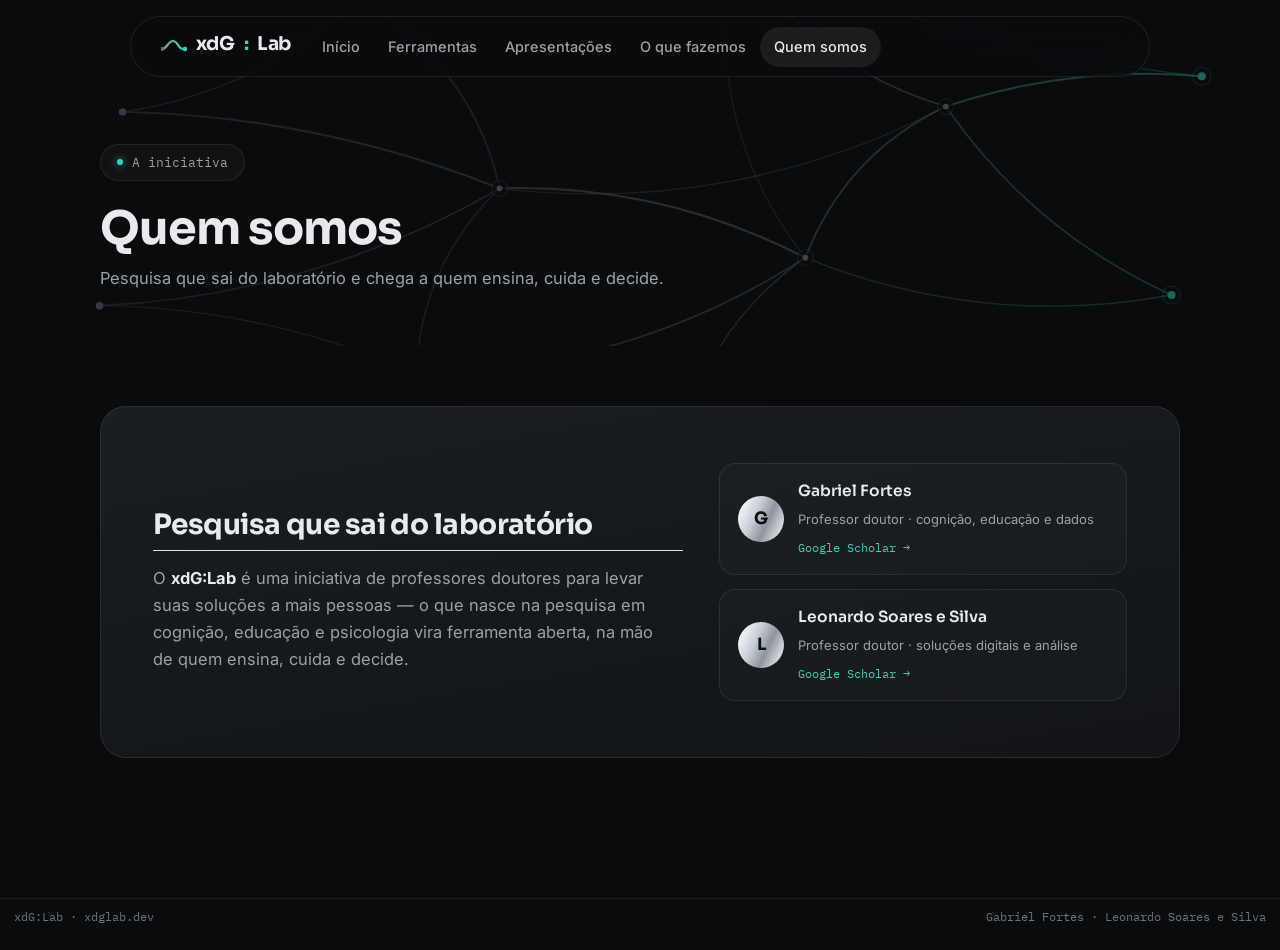
<file: quem.html>
<!DOCTYPE html>
<html xmlns="http://www.w3.org/1999/xhtml" lang="pt-BR" xml:lang="pt-BR"><head>

<meta charset="utf-8">
<meta name="generator" content="quarto-1.10.18">

<meta name="viewport" content="width=device-width, initial-scale=1.0, user-scalable=yes">


<title>Quem somos — xdG:Lab – xdG:Lab</title>
<style>
/* Default styles provided by pandoc.
** See https://pandoc.org/MANUAL.html#variables-for-html for config info.
*/
span.smallcaps{font-variant: small-caps;}
div.columns{display: flex; gap: 1.5em;}
div.column{flex: auto;}
@media screen {
div.columns{gap: min(4vw, 1.5em);}
div.column{overflow-x: auto;}
}
div.hanging-indent{margin-left: 1.5em; text-indent: -1.5em;}
ul.task-list{list-style: none;}
ul.task-list li input[type="checkbox"] {
  width: 0.8em;
  margin: 0 0.8em 0.2em -1em; /* quarto-specific, see https://github.com/quarto-dev/quarto-cli/issues/4556 */ 
  vertical-align: middle;
}
</style>


<script src="site_libs/quarto-nav/quarto-nav.js"></script>
<link href="./assets/favicon.svg" rel="icon" type="image/svg+xml">
<script src="site_libs/clipboard/clipboard.min.js"></script>
<script src="site_libs/quarto-html/quarto.js" type="module"></script>
<script src="site_libs/quarto-html/tabsets/tabsets.js" type="module"></script>
<script src="site_libs/quarto-html/popper.min.js"></script>
<script src="site_libs/quarto-html/tippy.umd.min.js"></script>
<script src="site_libs/quarto-html/anchor.min.js"></script>
<link href="site_libs/quarto-html/tippy.css" rel="stylesheet">
<link href="site_libs/quarto-html/quarto-syntax-highlighting-dark-c283ae31748ff8d5804672a352b4afb6.css" rel="stylesheet" id="quarto-text-highlighting-styles">
<script src="site_libs/bootstrap/bootstrap.min.js"></script>
<link href="site_libs/bootstrap/bootstrap-icons.css" rel="stylesheet">
<link href="site_libs/bootstrap/bootstrap-dcfce3876b93136e4b459c240b31c7be.min.css" rel="stylesheet" append-hash="true" id="quarto-bootstrap" data-mode="dark">
<script id="quarto-search-options" type="application/json">{
  "language": {
    "search-no-results-text": "Nenhum resultado",
    "search-matching-documents-text": "documentos correspondentes",
    "search-copy-link-title": "Copiar link para a busca",
    "search-hide-matches-text": "Esconder correspondências adicionais",
    "search-more-match-text": "mais correspondência neste documento",
    "search-more-matches-text": "mais correspondências neste documento",
    "search-clear-button-title": "Limpar",
    "search-text-placeholder": "",
    "search-detached-cancel-button-title": "Cancelar",
    "search-submit-button-title": "Enviar",
    "search-label": "Procurar"
  }
}</script>


<meta property="og:title" content="Quem somos — xdG:Lab">
<meta property="og:image" content="https://gabrielfortes-xdglab.github.io/assets/og.png">
<meta property="og:site_name" content="xdG:Lab">
<meta property="og:image:height" content="630">
<meta property="og:image:width" content="1200">
<meta name="twitter:title" content="Quem somos — xdG:Lab">
<meta name="twitter:image" content="https://gabrielfortes-xdglab.github.io/assets/og.png">
<meta name="twitter:image-height" content="630">
<meta name="twitter:image-width" content="1200">
<meta name="twitter:card" content="summary_large_image">
</head>

<body class="nav-fixed quarto-light">

<div id="quarto-search-results"></div>
  <header id="quarto-header" class="headroom fixed-top">
    <nav class="navbar navbar-expand-lg " data-bs-theme="dark">
      <div class="navbar-container container-fluid">
      <div class="navbar-brand-container mx-auto">
    <a class="navbar-brand" href="./index.html">
    <span class="navbar-title">xdG:Lab</span>
    </a>
  </div>
          <button class="navbar-toggler" type="button" data-bs-toggle="collapse" data-bs-target="#navbarCollapse" aria-controls="navbarCollapse" role="menu" aria-expanded="false" aria-label="Alternar de navegação" onclick="if (window.quartoToggleHeadroom) { window.quartoToggleHeadroom(); }">
  <span class="navbar-toggler-icon"></span>
</button>
          <div class="collapse navbar-collapse" id="navbarCollapse">
            <ul class="navbar-nav navbar-nav-scroll me-auto">
  <li class="nav-item">
    <a class="nav-link" href="./index.html"> 
<span class="menu-text">Início</span></a>
  </li>  
  <li class="nav-item">
    <a class="nav-link" href="./ferramentas.html"> 
<span class="menu-text">Ferramentas</span></a>
  </li>  
  <li class="nav-item">
    <a class="nav-link" href="./apresentacoes.html"> 
<span class="menu-text">Apresentações</span></a>
  </li>  
  <li class="nav-item">
    <a class="nav-link" href="./fazemos.html"> 
<span class="menu-text">O que fazemos</span></a>
  </li>  
  <li class="nav-item">
    <a class="nav-link active" href="./quem.html" aria-current="page"> 
<span class="menu-text">Quem somos</span></a>
  </li>  
</ul>
          </div> <!-- /navcollapse -->
            <div class="quarto-navbar-tools">
</div>
      </div> <!-- /container-fluid -->
    </nav>
</header>
<!-- content -->
<div id="quarto-content" class="quarto-container page-columns page-rows-contents page-layout-full page-navbar">
<!-- sidebar -->
<!-- margin-sidebar -->
    
<!-- main -->
<main class="content column-page" id="quarto-document-content"><header id="title-block-header" class="quarto-title-block"></header>




<div class="band inner">
  <svg class="flownet" data-animate="none" viewbox="0 0 1440 760" preserveaspectratio="xMidYMid slice" fill="none" aria-hidden="true"></svg>
  <div class="wrap band-inner">
    <div class="kicker">A iniciativa</div>
    <h1>Quem somos</h1>
    <p>Pesquisa que sai do laboratório e chega a quem ensina, cuida e decide.</p>
  </div>
</div>

<div class="wrap body-wrap">
  <div class="initiative">
    <div>
      <h2 class="anchored">Pesquisa que sai do laboratório</h2>
      <p>O <strong>xdG:Lab</strong> é uma iniciativa de professores doutores para levar suas soluções a mais pessoas — o que nasce na pesquisa em cognição, educação e psicologia vira ferramenta aberta, na mão de quem ensina, cuida e decide.</p>
    </div>
    <div class="founders">
      <div class="founder">
        <div class="avatar">G</div>
        <div>
          <b>Gabriel Fortes</b>
          <span>Professor doutor · cognição, educação e dados</span><br>
          <a class="scholar" href="https://scholar.google.com/citations?user=UhcAJbIAAAAJ&amp;hl=pt-BR" target="_blank">Google Scholar →</a>
        </div>
      </div>
      <div class="founder">
        <div class="avatar">L</div>
        <div>
          <b>Leonardo Soares e Silva</b>
          <span>Professor doutor · soluções digitais e análise</span><br>
          <a class="scholar" href="https://scholar.google.com/citations?user=sonI9rQAAAAJ&amp;hl=pt-BR" target="_blank">Google Scholar →</a>
        </div>
      </div>
    </div>
  </div>
</div>



</main> <!-- /main -->
<script src="assets/js/network.js" defer=""></script>
<script id="quarto-html-after-body" type="application/javascript">
  window.document.addEventListener("DOMContentLoaded", function (event) {
    const icon = "";
    const anchorJS = new window.AnchorJS();
    anchorJS.options = {
      placement: 'right',
      icon: icon
    };
    anchorJS.add('.anchored');
    const isCodeAnnotation = (el) => {
      for (const clz of el.classList) {
        if (clz.startsWith('code-annotation-')) {                     
          return true;
        }
      }
      return false;
    }
    const onCopySuccess = function(e) {
      // button target
      const button = e.trigger;
      // don't keep focus
      button.blur();
      // flash "checked"
      button.classList.add('code-copy-button-checked');
      var currentTitle = button.getAttribute("title");
      button.setAttribute("title", "Copiada");
      let tooltip;
      if (window.bootstrap) {
        button.setAttribute("data-bs-toggle", "tooltip");
        button.setAttribute("data-bs-placement", "left");
        button.setAttribute("data-bs-title", "Copiada");
        tooltip = new bootstrap.Tooltip(button, 
          { trigger: "manual", 
            customClass: "code-copy-button-tooltip",
            offset: [0, -8]});
        tooltip.show();    
      }
      setTimeout(function() {
        if (tooltip) {
          tooltip.hide();
          button.removeAttribute("data-bs-title");
          button.removeAttribute("data-bs-toggle");
          button.removeAttribute("data-bs-placement");
        }
        button.setAttribute("title", currentTitle);
        button.classList.remove('code-copy-button-checked');
      }, 1000);
      // clear code selection
      e.clearSelection();
    }
    const getTextToCopy = function(trigger) {
      const outerScaffold = trigger.parentElement.cloneNode(true);
      const codeEl = outerScaffold.querySelector('code');
      for (const childEl of codeEl.children) {
        if (isCodeAnnotation(childEl)) {
          childEl.remove();
        }
      }
      return codeEl.innerText;
    }
    const clipboard = new window.ClipboardJS('.code-copy-button:not([data-in-quarto-modal])', {
      text: getTextToCopy
    });
    clipboard.on('success', onCopySuccess);
    if (window.document.getElementById('quarto-embedded-source-code-modal')) {
      const clipboardModal = new window.ClipboardJS('.code-copy-button[data-in-quarto-modal]', {
        text: getTextToCopy,
        container: window.document.getElementById('quarto-embedded-source-code-modal')
      });
      clipboardModal.on('success', onCopySuccess);
    }
      var localhostRegex = new RegExp(/^(?:http|https):\/\/localhost\:?[0-9]*\//);
      var mailtoRegex = new RegExp(/^mailto:/);
        var filterRegex = new RegExp("https:\/\/gabrielfortes-xdglab\.github\.io");
      var isInternal = (href) => {
          return filterRegex.test(href) || localhostRegex.test(href) || mailtoRegex.test(href);
      }
      // Inspect non-navigation links and adorn them if external
     var links = window.document.querySelectorAll('a[href]:not(.nav-link):not(.navbar-brand):not(.toc-action):not(.sidebar-link):not(.sidebar-item-toggle):not(.pagination-link):not(.no-external):not([aria-hidden]):not(.dropdown-item):not(.quarto-navigation-tool):not(.about-link)');
      for (var i=0; i<links.length; i++) {
        const link = links[i];
        if (!isInternal(link.href)) {
          // undo the damage that might have been done by quarto-nav.js in the case of
          // links that we want to consider external
          if (link.dataset.originalHref !== undefined) {
            link.href = link.dataset.originalHref;
          }
        }
      }
    function tippyHover(el, contentFn, onTriggerFn, onUntriggerFn) {
      const config = {
        allowHTML: true,
        maxWidth: 500,
        delay: 100,
        arrow: false,
        appendTo: function(el) {
            return el.parentElement;
        },
        interactive: true,
        interactiveBorder: 10,
        theme: 'quarto',
        placement: 'bottom-start',
      };
      if (contentFn) {
        config.content = contentFn;
      }
      if (onTriggerFn) {
        config.onTrigger = onTriggerFn;
      }
      if (onUntriggerFn) {
        config.onUntrigger = onUntriggerFn;
      }
      window.tippy(el, config); 
    }
    const noterefs = window.document.querySelectorAll('a[role="doc-noteref"]');
    for (var i=0; i<noterefs.length; i++) {
      const ref = noterefs[i];
      tippyHover(ref, function() {
        // use id or data attribute instead here
        let href = ref.getAttribute('data-footnote-href') || ref.getAttribute('href');
        try { href = new URL(href).hash; } catch {}
        const id = href.replace(/^#\/?/, "");
        const note = window.document.getElementById(id);
        if (note) {
          return note.innerHTML;
        } else {
          return "";
        }
      });
    }
    const xrefs = window.document.querySelectorAll('a.quarto-xref');
    const processXRef = (id, note) => {
      // Strip column container classes
      const stripColumnClz = (el) => {
        el.classList.remove("page-full", "page-columns");
        if (el.children) {
          for (const child of el.children) {
            stripColumnClz(child);
          }
        }
      }
      stripColumnClz(note)
      if (id === null || id.startsWith('sec-')) {
        // Special case sections, only their first couple elements
        const container = document.createElement("div");
        if (note.children && note.children.length > 2) {
          container.appendChild(note.children[0].cloneNode(true));
          for (let i = 1; i < note.children.length; i++) {
            const child = note.children[i];
            if (child.tagName === "P" && child.innerText === "") {
              continue;
            } else {
              container.appendChild(child.cloneNode(true));
              break;
            }
          }
          if (window.Quarto?.typesetMath) {
            window.Quarto.typesetMath(container);
          }
          return container.innerHTML
        } else {
          if (window.Quarto?.typesetMath) {
            window.Quarto.typesetMath(note);
          }
          return note.innerHTML;
        }
      } else {
        // Remove any anchor links if they are present
        const anchorLink = note.querySelector('a.anchorjs-link');
        if (anchorLink) {
          anchorLink.remove();
        }
        if (window.Quarto?.typesetMath) {
          window.Quarto.typesetMath(note);
        }
        if (note.classList.contains("callout")) {
          return note.outerHTML;
        } else {
          return note.innerHTML;
        }
      }
    }
    for (var i=0; i<xrefs.length; i++) {
      const xref = xrefs[i];
      tippyHover(xref, undefined, function(instance) {
        instance.disable();
        let url = xref.getAttribute('href');
        let hash = undefined; 
        if (url.startsWith('#')) {
          hash = url;
        } else {
          try { hash = new URL(url).hash; } catch {}
        }
        if (hash) {
          const id = hash.replace(/^#\/?/, "");
          const note = window.document.getElementById(id);
          if (note !== null) {
            try {
              const html = processXRef(id, note.cloneNode(true));
              instance.setContent(html);
            } finally {
              instance.enable();
              instance.show();
            }
          } else {
            // See if we can fetch this
            fetch(url.split('#')[0])
            .then(res => res.text())
            .then(html => {
              const parser = new DOMParser();
              const htmlDoc = parser.parseFromString(html, "text/html");
              const note = htmlDoc.getElementById(id);
              if (note !== null) {
                const html = processXRef(id, note);
                instance.setContent(html);
              } 
            }).finally(() => {
              instance.enable();
              instance.show();
            });
          }
        } else {
          // See if we can fetch a full url (with no hash to target)
          // This is a special case and we should probably do some content thinning / targeting
          fetch(url)
          .then(res => res.text())
          .then(html => {
            const parser = new DOMParser();
            const htmlDoc = parser.parseFromString(html, "text/html");
            const note = htmlDoc.querySelector('main.content');
            if (note !== null) {
              // This should only happen for chapter cross references
              // (since there is no id in the URL)
              // remove the first header
              if (note.children.length > 0 && note.children[0].tagName === "HEADER") {
                note.children[0].remove();
              }
              const html = processXRef(null, note);
              instance.setContent(html);
            } 
          }).finally(() => {
            instance.enable();
            instance.show();
          });
        }
      }, function(instance) {
      });
    }
        let selectedAnnoteEl;
        const selectorForAnnotation = ( cell, annotation) => {
          let cellAttr = 'data-code-cell="' + cell + '"';
          let lineAttr = 'data-code-annotation="' +  annotation + '"';
          const selector = 'span[' + cellAttr + '][' + lineAttr + ']';
          return selector;
        }
        const selectCodeLines = (annoteEl) => {
          const doc = window.document;
          const targetCell = annoteEl.getAttribute("data-target-cell");
          const targetAnnotation = annoteEl.getAttribute("data-target-annotation");
          const annoteSpan = window.document.querySelector(selectorForAnnotation(targetCell, targetAnnotation));
          const lines = annoteSpan.getAttribute("data-code-lines").split(",");
          const lineIds = lines.map((line) => {
            return targetCell + "-" + line;
          })
          let top = null;
          let height = null;
          let parent = null;
          if (lineIds.length > 0) {
              //compute the position of the single el (top and bottom and make a div)
              const el = window.document.getElementById(lineIds[0]);
              top = el.offsetTop;
              height = el.offsetHeight;
              parent = el.parentElement.parentElement;
            if (lineIds.length > 1) {
              const lastEl = window.document.getElementById(lineIds[lineIds.length - 1]);
              const bottom = lastEl.offsetTop + lastEl.offsetHeight;
              height = bottom - top;
            }
            if (top !== null && height !== null && parent !== null) {
              // cook up a div (if necessary) and position it 
              let div = window.document.getElementById("code-annotation-line-highlight");
              if (div === null) {
                div = window.document.createElement("div");
                div.setAttribute("id", "code-annotation-line-highlight");
                div.style.position = 'absolute';
                parent.appendChild(div);
              }
              div.style.top = top - 2 + "px";
              div.style.height = height + 4 + "px";
              div.style.left = 0;
              let gutterDiv = window.document.getElementById("code-annotation-line-highlight-gutter");
              if (gutterDiv === null) {
                gutterDiv = window.document.createElement("div");
                gutterDiv.setAttribute("id", "code-annotation-line-highlight-gutter");
                gutterDiv.style.position = 'absolute';
                const codeCell = window.document.getElementById(targetCell);
                const gutter = codeCell.querySelector('.code-annotation-gutter');
                gutter.appendChild(gutterDiv);
              }
              gutterDiv.style.top = top - 2 + "px";
              gutterDiv.style.height = height + 4 + "px";
            }
            selectedAnnoteEl = annoteEl;
          }
        };
        const unselectCodeLines = () => {
          const elementsIds = ["code-annotation-line-highlight", "code-annotation-line-highlight-gutter"];
          elementsIds.forEach((elId) => {
            const div = window.document.getElementById(elId);
            if (div) {
              div.remove();
            }
          });
          selectedAnnoteEl = undefined;
        };
          // Handle positioning of the toggle
      window.addEventListener(
        "resize",
        throttle(() => {
          elRect = undefined;
          if (selectedAnnoteEl) {
            selectCodeLines(selectedAnnoteEl);
          }
        }, 10)
      );
      function throttle(fn, ms) {
      let throttle = false;
      let timer;
        return (...args) => {
          if(!throttle) { // first call gets through
              fn.apply(this, args);
              throttle = true;
          } else { // all the others get throttled
              if(timer) clearTimeout(timer); // cancel #2
              timer = setTimeout(() => {
                fn.apply(this, args);
                timer = throttle = false;
              }, ms);
          }
        };
      }
        // Attach click handler to the DT
        const annoteDls = window.document.querySelectorAll('dt[data-target-cell]');
        for (const annoteDlNode of annoteDls) {
          annoteDlNode.addEventListener('click', (event) => {
            const clickedEl = event.target;
            if (clickedEl !== selectedAnnoteEl) {
              unselectCodeLines();
              const activeEl = window.document.querySelector('dt[data-target-cell].code-annotation-active');
              if (activeEl) {
                activeEl.classList.remove('code-annotation-active');
              }
              selectCodeLines(clickedEl);
              clickedEl.classList.add('code-annotation-active');
            } else {
              // Unselect the line
              unselectCodeLines();
              clickedEl.classList.remove('code-annotation-active');
            }
          });
        }
    const findCites = (el) => {
      const parentEl = el.parentElement;
      if (parentEl) {
        const cites = parentEl.dataset.cites;
        if (cites) {
          return {
            el,
            cites: cites.split(' ')
          };
        } else {
          return findCites(el.parentElement)
        }
      } else {
        return undefined;
      }
    };
    var bibliorefs = window.document.querySelectorAll('a[role="doc-biblioref"]');
    for (var i=0; i<bibliorefs.length; i++) {
      const ref = bibliorefs[i];
      const citeInfo = findCites(ref);
      if (citeInfo) {
        tippyHover(citeInfo.el, function() {
          var popup = window.document.createElement('div');
          citeInfo.cites.forEach(function(cite) {
            var citeDiv = window.document.createElement('div');
            citeDiv.classList.add('hanging-indent');
            citeDiv.classList.add('csl-entry');
            var biblioDiv = window.document.getElementById('ref-' + cite);
            if (biblioDiv) {
              citeDiv.innerHTML = biblioDiv.innerHTML;
            }
            popup.appendChild(citeDiv);
          });
          return popup.innerHTML;
        });
      }
    }
  });
  </script>
</div> <!-- /content -->
<footer class="footer">
  <div class="nav-footer">
    <div class="nav-footer-left">
<p>xdG:Lab · xdglab.dev</p>
</div>   
    <div class="nav-footer-center">
      &nbsp;
    </div>
    <div class="nav-footer-right">
<p>Gabriel Fortes · Leonardo Soares e Silva</p>
</div>
  </div>
</footer>




</body></html>
</file>
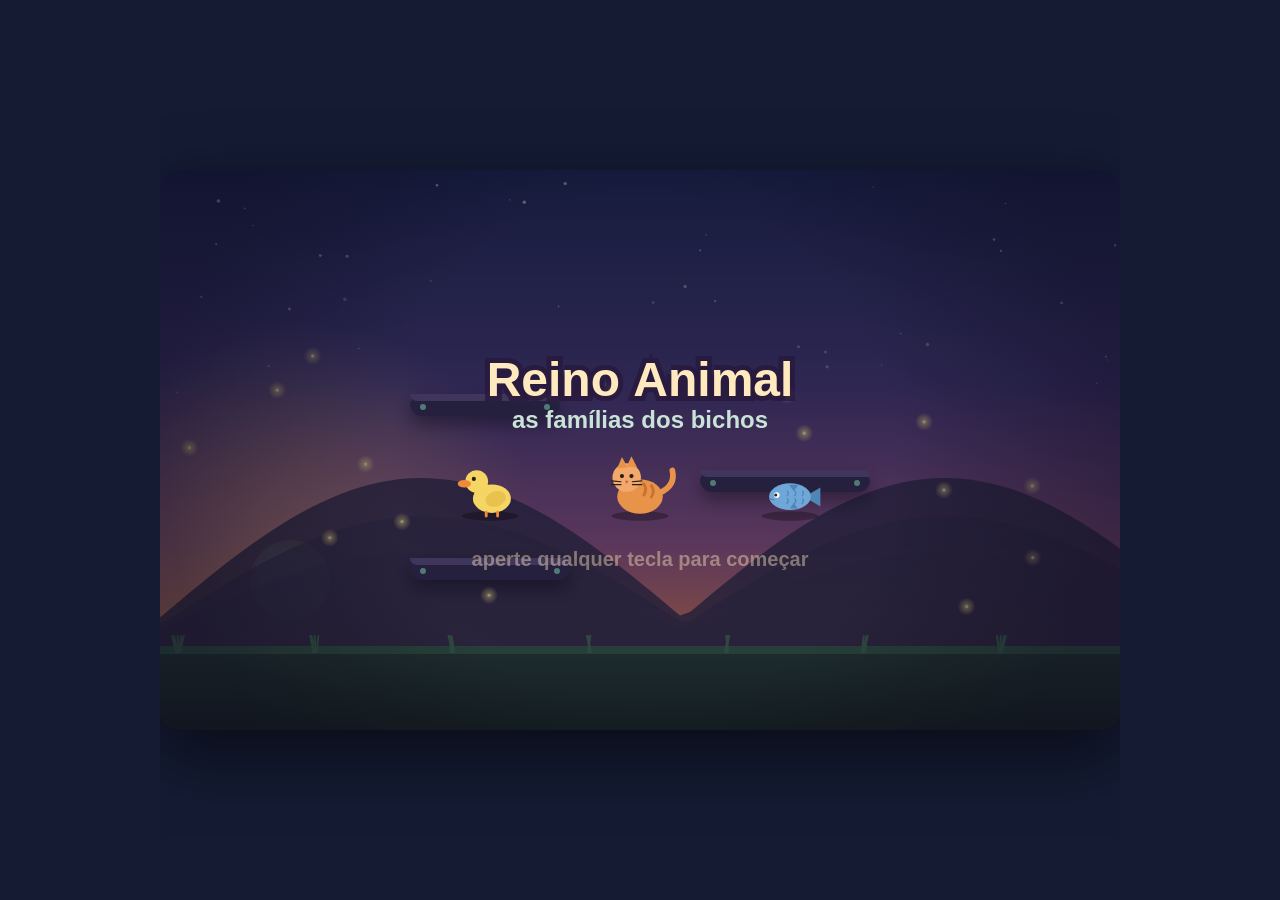
<file: jogos/reino-animal-familias.html>
<!DOCTYPE html>
<html lang="pt-BR">
<head>
<meta charset="UTF-8">
<meta name="viewport" content="width=device-width, initial-scale=1.0">
<title>Reino Animal — As Famílias</title>
<style>
  * { margin: 0; padding: 0; box-sizing: border-box; }
  html, body {
    height: 100%;
    background: #141B33;
    display: flex;
    align-items: center;
    justify-content: center;
    font-family: "Arial Rounded MT Bold", "Trebuchet MS", sans-serif;
    overflow: hidden;
  }
  #wrap { position: relative; }
  canvas {
    display: block;
    border-radius: 20px;
    box-shadow: 0 24px 70px rgba(0,0,0,.55);
    max-width: 100vw;
    max-height: 100vh;
  }
  #touch { position: absolute; inset: 0; pointer-events: none; display: none; }
  @media (pointer: coarse) { #touch { display: block; } }
  #touch.show { display: block; }
  .tbtn {
    position: absolute; bottom: 4%; width: 14%; max-width: 84px; aspect-ratio: 1 / 1;
    border-radius: 50%; border: 2px solid rgba(255,220,160,.45);
    background: rgba(28,22,52,.42); color: #FFE9BE;
    font: bold 34px/1 "Arial Rounded MT Bold","Trebuchet MS",sans-serif;
    display: flex; align-items: center; justify-content: center;
    pointer-events: auto; -webkit-tap-highlight-color: transparent;
    touch-action: none; -webkit-user-select: none; user-select: none;
  }
  .tbtn:active { background: rgba(255,210,140,.32); transform: scale(.94); }
  #btnL { left: 4%; }
  #btnR { left: 20%; }
  .tbtn.jump { right: 4%; background: rgba(60,90,150,.5); }
</style>
</head>
<body>
<div id="wrap">
  <canvas id="game" width="960" height="560"></canvas>
  <div id="touch" aria-hidden="true">
    <button class="tbtn" id="btnL" aria-label="esquerda">‹</button>
    <button class="tbtn" id="btnR" aria-label="direita">›</button>
    <button class="tbtn jump" id="btnJ" aria-label="pular">↑</button>
  </div>
</div>

<script>
// ============================================================
// REINO ANIMAL — AS FAMÍLIAS
// Protótipo de fenótipo + filiação: cada bicho é uma fichinha
// de traços (cobertura, como nasce, como se move). O robô carrega
// o bicho, uma "ficha" acende mostrando esse conjunto (a voz nomeia),
// e a criança leva cada um para a família com que ele se parece
// (aves / mamíferos / peixes), cada uma com um animal-exemplar adulto.
// Sem bibliotecas, sem imagens externas: canvas + Web Audio + voz.
// ============================================================

const canvas = document.getElementById('game');
const ctx = canvas.getContext('2d');
const W = canvas.width, H = canvas.height;
const REDUCED = matchMedia('(prefers-reduced-motion: reduce)').matches;

// ---------- as três famílias (cada uma é um pacote de traços) ----------
const GRUPOS = {
  aves:      { nome:'aves',      art:'das', exemplar:'pato',  cobertura:'penas',   nasce:'ovo',     move:'voa'  },
  mamiferos: { nome:'mamíferos', art:'dos', exemplar:'urso',  cobertura:'pelos',   nasce:'barriga', move:'anda' },
  peixes:    { nome:'peixes',    art:'dos', exemplar:'peixe', cobertura:'escamas', nasce:'ovo',     move:'nada' },
};
const HOUSE_X = { aves: 150, mamiferos: 480, peixes: 810 };

// os bichos que boiam (dois de cada família)
const ROSTER = [
  { type:'passarinho', group:'aves' },
  { type:'pato',       group:'aves' },
  { type:'gato',       group:'mamiferos' },
  { type:'coelho',     group:'mamiferos' },
  { type:'peixe',      group:'peixes' },
  { type:'peixe2',     group:'peixes' },
];

// nomes falados
const NOME = { passarinho:'passarinho', pato:'pato', gato:'gato', coelho:'coelho', peixe:'peixe', peixe2:'peixe', urso:'urso' };
const COB_FRASE = { penas:'penas', pelos:'pelos', escamas:'escamas' };
const NASCE_FRASE = { ovo:'bota ovo', barriga:'nasce da barriga da mãe' };
const MOVE_FRASE = { voa:'voa', anda:'anda', nada:'nada' };

// introdução de cada família, uma de cada vez (nunca as 3 juntas na mesma fala) —
// o jogo revela as famílias em fases: só depois de guardar os 2 bichos da família
// atual é que a próxima aparece boiando. Reduz de 6 para 2 bichos simultâneos na tela.
const INTRO_FAMILIA = {
  aves:      'Vamos começar com as aves! Elas têm penas e voam. Leve cada bicho para a casa das aves.',
  mamiferos: 'Agora os mamíferos! Eles têm pelos e andam. Leve cada bicho para a casa dos mamíferos.',
  peixes:    'Por fim, os peixes! Eles têm escamas e nadam. Leve cada bicho para a casa dos peixes.',
};

// ---------- física (mesma sensação amigável do plataforma) ----------
const TUNE = {
  gravity: 1500, jumpVel: -660, cutFactor: 0.45, maxFall: 620,
  moveSpeed: 280, accelGround: 2600, accelAir: 1700,
  frictionGround: 2200, coyoteTime: 0.12, jumpBuffer: 0.15,
};

// ---------- voz (pt-BR nativa do navegador) ----------
function speak(text, rate){
  if (!('speechSynthesis' in window)) return;
  const u = new SpeechSynthesisUtterance(text);
  u.lang = 'pt-BR'; u.rate = rate || 0.95;
  speechSynthesis.cancel(); speechSynthesis.speak(u);
}

// ---------- sons ----------
let audioCtx = null;
function ensureAudio(){
  if (!audioCtx) audioCtx = new (window.AudioContext || window.webkitAudioContext)();
  if (audioCtx.state === 'suspended') audioCtx.resume();
}
function toneAt(freq, start, dur, type, vol){
  const o = audioCtx.createOscillator(), g = audioCtx.createGain();
  o.type = type || 'sine'; o.frequency.value = freq;
  const t0 = audioCtx.currentTime + start;
  g.gain.setValueAtTime(0, t0);
  g.gain.linearRampToValueAtTime(vol || .15, t0 + .01);
  g.gain.exponentialRampToValueAtTime(.001, t0 + dur);
  o.connect(g); g.connect(audioCtx.destination);
  o.start(t0); o.stop(t0 + dur + .05);
}
const sfx = {
  plim(n){ if(audioCtx){ toneAt(700+n*55,0,.12); toneAt(1050+n*80,.05,.2,'sine',.12);} },
  pop(){ if(audioCtx) toneAt(520,0,.08,'sine',.09); },
  boing(){ if(audioCtx){ toneAt(220,0,.1,'triangle',.12); toneAt(180,.07,.14,'triangle',.1);} },
  jump(){ if(audioCtx) toneAt(330,0,.1,'square',.04); },
  win(){ if(audioCtx) [523,659,784,1047,1319].forEach((f,i)=>toneAt(f,i*.1,.4,'triangle',.16)); },
};

// ---------- entrada ----------
const keys = {};
addEventListener('keydown', e => {
  if (['ArrowLeft','ArrowRight','ArrowUp','Space'].includes(e.code)) e.preventDefault();
  ensureAudio();
  if (game.state === 'title'){ startGame(); return; }
  if (game.state === 'finale' && e.code === 'Enter'){ resetGame(); return; }
  if (!keys[e.code]){
    keys[e.code] = true;
    if (isJump(e.code)) player.jumpBufferTimer = TUNE.jumpBuffer;
  }
});
addEventListener('keyup', e => {
  keys[e.code] = false;
  if (isJump(e.code) && player.vy < 0) player.vy *= TUNE.cutFactor;
});
canvas.addEventListener('pointerdown', () => {
  ensureAudio();
  if (game.state === 'title') startGame();
  else if (game.state === 'finale') resetGame();
});
const isJump = c => c==='Space' || c==='ArrowUp' || c==='KeyW';
const leftHeld  = () => keys['ArrowLeft'] || keys['KeyA'];
const rightHeld = () => keys['ArrowRight'] || keys['KeyD'];

// ---------- controles de toque (celular) ----------
(function bindTouch(){
  const L=document.getElementById('btnL'), R=document.getElementById('btnR'), J=document.getElementById('btnJ');
  if(!L) return;
  const maybeStart=()=>{ if(game.state==='title'){ startGame(); return true; } if(game.state==='finale'){ resetGame(); return true; } return false; };
  const wire=(el,on,off)=>{
    const s=e=>{ e.preventDefault(); ensureAudio(); on(); };
    const f=e=>{ e.preventDefault(); if(off) off(); };
    el.addEventListener('touchstart',s,{passive:false});
    el.addEventListener('touchend',f,{passive:false});
    el.addEventListener('touchcancel',f,{passive:false});
    el.addEventListener('mousedown',s); el.addEventListener('mouseup',f); el.addEventListener('mouseleave',f);
    el.addEventListener('contextmenu',e=>e.preventDefault());
  };
  wire(L, ()=>{ if(maybeStart())return; keys['ArrowLeft']=true; }, ()=>{ keys['ArrowLeft']=false; });
  wire(R, ()=>{ if(maybeStart())return; keys['ArrowRight']=true; }, ()=>{ keys['ArrowRight']=false; });
  wire(J, ()=>{ if(maybeStart())return; player.jumpBufferTimer=TUNE.jumpBuffer; }, ()=>{ if(player.vy<0) player.vy*=TUNE.cutFactor; });
  if (('ontouchstart' in window) || (navigator.maxTouchPoints||0) > 0) document.getElementById('touch').classList.add('show');
})();

// ---------- mundo ----------
const GROUND_Y = H - 84;
const platforms = [
  { x: 0,   y: GROUND_Y, w: W, h: 84, ground: true },
  { x: 250, y: 388, w: 160, h: 22 },
  { x: 540, y: 300, w: 170, h: 22 },
  { x: 250, y: 224, w: 150, h: 22 },
];
// pontos onde os bichos boiam (nas faixas entre as casas, nunca sobre elas)
const SPOTS = [
  { x: 320, y: GROUND_Y - 40 }, { x: 660, y: GROUND_Y - 40 },
  { x: 330, y: 348 }, { x: 370, y: 348 },
  { x: 560, y: 262 }, { x: 600, y: 262 }, { x: 660, y: 262 },
  { x: 320, y: 186 },
];

// ---------- estado ----------
const game = { state: 'title', celebrateT: 0, needToSort: 0 };
const player = {
  x: 590, y: GROUND_Y - 60, w: 46, h: 58,
  vx: 0, vy: 0, grounded: false,
  coyoteTimer: 0, jumpBufferTimer: 0, facing: 1,
  squashX: 1, squashY: 1, walkPhase: 0,
  blinkTimer: 2, blinking: 0, antennaBob: 0,
};
let critters = [];   // [{type, group, spot, bob, wobble, state, house, cbob}]
let casas = [];      // [{key, cx, count}]
let carried = null;
const particles = [], confetti = [], floaters = [];

// atmosfera
const fireflies = [];
const N_FIRE = REDUCED ? 0 : 16;
for (let i=0;i<N_FIRE;i++){
  fireflies.push({ x: Math.random()*W, y: 120 + Math.random()*(GROUND_Y-160),
    a: Math.random()*7, s: .3 + Math.random()*.7, ph: Math.random()*7 });
}
const stars = [];
for (let i=0;i<40;i++){
  stars.push({ x: Math.random()*W, y: Math.random()*H*0.4, r: .6+Math.random()*1.2, ph: Math.random()*7 });
}

// ---------- montagem ----------
function freeSpots(except){
  const ocup = new Set(critters.filter(o => o!==except && o.state==='float').map(o => o.spot));
  return [...SPOTS.keys()].filter(i => {
    if (ocup.has(i)) return false;
    const s = SPOTS[i];
    if (s.y < GROUND_Y - 60) return true;               // pontos altos valem sempre
    return Object.values(HOUSE_X).every(cx => Math.abs(s.x - cx) > 75);
  });
}
function shuffle(a){ return a.slice().sort(() => Math.random()-.5); }

function releasePhase(groupKey){
  const novos = ROSTER.filter(b => b.group === groupKey);
  const spotOrder = freeSpots(null);
  novos.forEach((b, i) => {
    critters.push({
      type: b.type, group: b.group,
      spot: spotOrder[i % spotOrder.length],
      bob: Math.random()*7, wobble: 0, state:'float', house:null, cbob: Math.random()*7,
    });
  });
}
function loadScreen(){
  carried = null;
  casas = Object.keys(GRUPOS).map(key => ({ key, cx: HOUSE_X[key], count: 0 }));
  game.phaseOrder = shuffle(Object.keys(GRUPOS));
  game.phaseIdx = 0;
  critters = [];
  game.needToSort = ROSTER.length;
  releasePhase(game.phaseOrder[0]);
  player.x = 590; player.y = GROUND_Y - player.h; player.vx = 0; player.vy = 0;
}
function startGame(){
  game.state = 'play';
  loadScreen();
  speak(INTRO_FAMILIA[game.phaseOrder[0]]);
}
function resetGame(){
  game.state = 'title'; carried = null;
  player.x = 590; player.y = GROUND_Y - 60; player.vx = 0; player.vy = 0;
}

// ============================================================
// LOOP
// ============================================================
let last = performance.now();
function frame(now){
  let dt = (now-last)/1000; last = now;
  if (dt > .05) dt = .05;
  update(dt, now/1000);
  draw(now/1000);
  requestAnimationFrame(frame);
}
requestAnimationFrame(frame);

// ============================================================
// UPDATE
// ============================================================
function update(dt, t){
  for (const f of fireflies){
    f.ph += dt; f.a += dt*.4;
    f.x += Math.cos(f.a)*14*dt*f.s*2;
    f.y += Math.sin(f.a*1.3)*10*dt*f.s*2;
    if (f.x<-10) f.x=W+10; if (f.x>W+10) f.x=-10;
  }
  updateFx(dt);
  if (game.state === 'title') return;

  const p = player;
  const want = (rightHeld()?1:0) - (leftHeld()?1:0);
  const accel = p.grounded ? TUNE.accelGround : TUNE.accelAir;
  if (want !== 0){
    p.vx += want*accel*dt;
    p.vx = Math.max(-TUNE.moveSpeed, Math.min(TUNE.moveSpeed, p.vx));
    p.facing = want;
  } else if (p.grounded){
    const f = TUNE.frictionGround*dt;
    p.vx = Math.abs(p.vx)<=f ? 0 : p.vx - Math.sign(p.vx)*f;
  }
  p.vy += TUNE.gravity*dt;
  if (p.vy > TUNE.maxFall) p.vy = TUNE.maxFall;

  p.coyoteTimer -= dt; p.jumpBufferTimer -= dt;
  if (p.jumpBufferTimer > 0 && p.coyoteTimer > 0){
    p.vy = TUNE.jumpVel;
    p.jumpBufferTimer = 0; p.coyoteTimer = 0; p.grounded = false;
    p.squashX=.72; p.squashY=1.32;
    dust(p.x+p.w/2, p.y+p.h, 6); sfx.jump();
  }

  const wasG = p.grounded;
  p.x += p.vx*dt;
  if (p.x<6){p.x=6;p.vx=0;} if (p.x+p.w>W-6){p.x=W-6-p.w;p.vx=0;}
  p.y += p.vy*dt;
  p.grounded = false;
  for (const pl of platforms){
    const ox = p.x+p.w>pl.x+4 && p.x<pl.x+pl.w-4;
    const feetPrev = p.y+p.h - p.vy*dt;
    if (p.vy>=0 && ox && feetPrev<=pl.y+1 && p.y+p.h>=pl.y){
      p.y = pl.y-p.h; p.vy = 0; p.grounded = true;
    }
  }
  if (p.grounded){
    p.coyoteTimer = TUNE.coyoteTime;
    if (!wasG){ p.squashX=1.3; p.squashY=.7; dust(p.x+p.w/2, p.y+p.h, 8); }
  }
  p.squashX += (1-p.squashX)*Math.min(1,12*dt);
  p.squashY += (1-p.squashY)*Math.min(1,12*dt);
  if (p.grounded && Math.abs(p.vx)>20) p.walkPhase += Math.abs(p.vx)*dt*.09;
  p.antennaBob += dt*4;
  p.blinkTimer -= dt;
  if (p.blinkTimer<=0){ p.blinking=.13; p.blinkTimer=2+Math.random()*3.5; }
  if (p.blinking>0) p.blinking -= dt;

  if (game.state === 'play'){
    const cx = p.x+p.w/2, cy = p.y+p.h/2;
    for (const c of critters){
      if (c.state==='float'){ c.bob += dt*2.6; if (c.wobble>0) c.wobble -= dt; }
    }
    // pegar
    if (!carried){
      for (const c of critters){
        if (c.state !== 'float') continue;
        const s = SPOTS[c.spot];
        const ly = s.y + Math.sin(c.bob)*(REDUCED?1:5);
        const dx = cx - s.x, dy = cy - ly;
        if (dx*dx+dy*dy < 46*46){ pickUp(c); break; }
      }
    }
    // depositar (encostar no chão, dentro da zona de uma casa)
    if (carried && p.grounded && p.y+p.h >= GROUND_Y-2){
      for (const casa of casas){
        if (Math.abs(cx - casa.cx) < 60){ deposit(carried, casa); break; }
      }
    }
  }
  if (carried) carried.cbob += dt*3;

  if (game.state === 'celebrate'){
    game.celebrateT -= dt;
    if (game.celebrateT <= 0){
      game.state = 'finale';
      speak('Parabéns! Você conhece as famílias dos bichos!');
      rainConfetti(120);
    }
  }
}

function pickUp(c){
  c.state = 'carried'; carried = c;
  sfx.pop();
  const g = GRUPOS[c.group];
  // a ficha acende: a voz nomeia o pacote de traços
  speak(NOME[c.type] + '! Tem ' + COB_FRASE[g.cobertura] + ', ' + NASCE_FRASE[g.nasce] + ', e ' + MOVE_FRASE[g.move] + '.');
}

function deposit(c, casa){
  carried = null;
  const g = GRUPOS[c.group];
  const px = casa.cx, py = GROUND_Y - 30;
  if (c.group === casa.key){
    c.state = 'sorted'; c.house = casa;
    const done = critters.filter(k => k.state==='sorted').length;
    sfx.plim(done);
    burst(px, py, 12, 'gold');
    floatText(px, py-46, 'família ' + g.art + ' ' + g.nome + '!', 22, '#FFD97A');
    speak('É da família ' + g.art + ' ' + g.nome + '! O ' + NOME[c.type] + ' tem ' + COB_FRASE[g.cobertura] + '.');
    casa.count++;
    if (done >= game.needToSort){
      screenComplete();
    } else {
      const faseAtual = game.phaseOrder[game.phaseIdx];
      const faseTotal = ROSTER.filter(b => b.group === faseAtual).length;
      const faseFeita = critters.filter(k => k.group === faseAtual && k.state === 'sorted').length;
      if (faseFeita >= faseTotal){
        game.phaseIdx++;
        const proxima = game.phaseOrder[game.phaseIdx];
        releasePhase(proxima);
        setTimeout(() => speak(INTRO_FAMILIA[proxima]), 1000);
      }
    }
  } else {
    // não é dessa família: nada de punição, a voz ensina a que família ele pertence
    c.state = 'float'; c.wobble = .6;
    const free = freeSpots(c);
    if (free.length) c.spot = free[Math.floor(Math.random()*free.length)];
    sfx.boing();
    speak('O ' + NOME[c.type] + ' é da família ' + g.art + ' ' + g.nome + '. Vamos achar a casa dele?');
  }
}

function screenComplete(){
  game.state = 'celebrate'; game.celebrateT = 3.4;
  sfx.win();
  rainConfetti(REDUCED ? 20 : 70);
  floatText(W/2, 190, 'Muito bem!', 46, '#FFD97A');
  setTimeout(() => speak('Muito bem! Cada bicho na sua família!', .9), 400);
}

// ============================================================
// EFEITOS
// ============================================================
function dust(x,y,n){
  for(let i=0;i<n;i++) particles.push({x:x+(Math.random()-.5)*40,y,vx:(Math.random()-.5)*140,vy:-Math.random()*120-20,life:.4+Math.random()*.3,t:0,r:3+Math.random()*3,c:'dust'});
}
function burst(x,y,n,c){
  for(let i=0;i<n;i++){const a=Math.random()*7,s=90+Math.random()*200;
    particles.push({x,y,vx:Math.cos(a)*s,vy:Math.sin(a)*s-60,life:.5+Math.random()*.5,t:0,r:2.5+Math.random()*3.5,c});}
}
function rainConfetti(n){
  const cols=['#FFD97A','#FF8FA3','#8AD7C1','#9FB8FF','#FFB26B'];
  for(let i=0;i<n;i++) confetti.push({x:Math.random()*W,y:-20-Math.random()*200,vy:120+Math.random()*160,vx:(Math.random()-.5)*60,rot:Math.random()*7,vr:(Math.random()-.5)*8,w:6+Math.random()*6,h:4+Math.random()*5,c:cols[i%cols.length]});
}
function floatText(x,y,text,size,color){ floaters.push({x,y,text,size,color,t:0,life:1.8}); }
function updateFx(dt){
  for(let i=particles.length-1;i>=0;i--){const d=particles[i];d.t+=dt;
    if(d.t>=d.life){particles.splice(i,1);continue;}
    d.x+=d.vx*dt;d.y+=d.vy*dt;d.vy+=300*dt;}
  for(let i=confetti.length-1;i>=0;i--){const c=confetti[i];
    c.y+=c.vy*dt;c.x+=c.vx*dt+Math.sin(c.rot)*20*dt;c.rot+=c.vr*dt;
    if(c.y>H+20)confetti.splice(i,1);}
  for(let i=floaters.length-1;i>=0;i--){const f=floaters[i];f.t+=dt;f.y-=24*dt;
    if(f.t>=f.life)floaters.splice(i,1);}
}

// ============================================================
// DRAW
// ============================================================
function draw(t){
  // céu
  const sky = ctx.createLinearGradient(0,0,0,GROUND_Y);
  sky.addColorStop(0,'#1E2A56'); sky.addColorStop(.45,'#4A3F7E');
  sky.addColorStop(.78,'#9A5B8F'); sky.addColorStop(1,'#E8875F');
  ctx.fillStyle = sky; ctx.fillRect(0,0,W,GROUND_Y);

  for (const s of stars){
    const a = .3 + .4*Math.abs(Math.sin(t*.8 + s.ph)) * (1 - s.y/(H*.45));
    ctx.fillStyle = `rgba(255,240,220,${a})`;
    ctx.beginPath(); ctx.arc(s.x, s.y, s.r, 0, 7); ctx.fill();
  }
  const sunX = 130, sunY = GROUND_Y - 66;
  const halo = ctx.createRadialGradient(sunX,sunY,10,sunX,sunY,260);
  halo.addColorStop(0,'rgba(255,196,120,.5)'); halo.addColorStop(1,'rgba(255,196,120,0)');
  ctx.fillStyle = halo; ctx.fillRect(0,0,W,GROUND_Y);
  ctx.fillStyle = '#FFD9A0'; ctx.beginPath(); ctx.arc(sunX,sunY,40,0,7); ctx.fill();
  ctx.fillStyle = '#FFEFD0'; ctx.beginPath(); ctx.arc(sunX-10,sunY-10,24,0,7); ctx.fill();

  hillLayer(GROUND_Y, '#6E5580', .35, 78, t*2);
  hillLayer(GROUND_Y, '#4B3F63', .55, 108, -t*1.2);
  hillLayer(GROUND_Y, '#33304E', .8, 140, t*.6);

  // chão
  const gr = ctx.createLinearGradient(0,GROUND_Y,0,H);
  gr.addColorStop(0,'#2E4A3C'); gr.addColorStop(1,'#1C2E26');
  ctx.fillStyle = gr; ctx.fillRect(0,GROUND_Y,W,H-GROUND_Y);
  ctx.fillStyle = '#3E6B4F'; ctx.fillRect(0,GROUND_Y,W,8);
  ctx.strokeStyle = '#4C7D5C'; ctx.lineWidth = 2; ctx.lineCap='round';
  for (let i=0;i<30;i++){
    const gx = (i*137+20)%W, sway = Math.sin(t*1.5+i)*2;
    ctx.beginPath(); ctx.moveTo(gx, GROUND_Y+6);
    ctx.quadraticCurveTo(gx+sway, GROUND_Y-4, gx+sway*2, GROUND_Y-10); ctx.stroke();
  }

  // plataformas
  for (const pl of platforms){
    if (pl.ground) continue;
    ctx.save();
    ctx.shadowColor = 'rgba(0,0,0,.4)'; ctx.shadowBlur = 18; ctx.shadowOffsetY = 8;
    roundRect(pl.x, pl.y, pl.w, pl.h, 12, '#3A3357'); ctx.restore();
    roundRect(pl.x, pl.y, pl.w, 7, 7, '#6C5B92');
    ctx.fillStyle = '#8AD7C1';
    ctx.beginPath(); ctx.arc(pl.x+13, pl.y+pl.h/2+2, 3, 0, 7); ctx.fill();
    ctx.beginPath(); ctx.arc(pl.x+pl.w-13, pl.y+pl.h/2+2, 3, 0, 7); ctx.fill();
  }

  // ---- casas das famílias (com o exemplar adulto dentro) ----
  if (game.state === 'play' || game.state === 'celebrate'){
    for (const casa of casas) drawHouse(casa, t);
  }

  // vagalumes
  for (const f of fireflies){
    const glow = .35+.45*Math.abs(Math.sin(f.ph*1.4));
    const g = ctx.createRadialGradient(f.x,f.y,0,f.x,f.y,9);
    g.addColorStop(0,`rgba(255,230,140,${glow})`); g.addColorStop(1,'rgba(255,230,140,0)');
    ctx.fillStyle = g; ctx.beginPath(); ctx.arc(f.x,f.y,9,0,7); ctx.fill();
    ctx.fillStyle = `rgba(255,246,200,${glow+.2})`;
    ctx.beginPath(); ctx.arc(f.x,f.y,1.6,0,7); ctx.fill();
  }

  // bichos já na família (filhotes em fila na frente da casa)
  if (game.state === 'play' || game.state === 'celebrate'){
    for (const c of critters){
      if (c.state !== 'sorted') continue;
      const idx = houseOrder(c);
      const bx = c.house.cx - 34 + idx*30;
      const hop = game.state==='celebrate' ? Math.abs(Math.sin(t*6 + bx))*4 : 0;
      drawAnimal(c.type, bx, GROUND_Y-2-hop, t, false, 0, .5, false);
    }
  }

  // bichos boiando (o mais luminoso da cena)
  if (game.state === 'play'){
    for (const c of critters){
      if (c.state !== 'float') continue;
      const s = SPOTS[c.spot];
      const ly = s.y + Math.sin(c.bob)*(REDUCED?1:5);
      const wob = c.wobble>0 ? Math.sin(c.wobble*30)*.12 : 0;
      const g = ctx.createRadialGradient(s.x,ly-16,6,s.x,ly-16,44);
      g.addColorStop(0,'rgba(255,214,140,.42)'); g.addColorStop(1,'rgba(255,214,140,0)');
      ctx.fillStyle=g; ctx.beginPath(); ctx.arc(s.x,ly-16,44,0,7); ctx.fill();
      ctx.save(); ctx.translate(s.x, ly); ctx.rotate(wob); ctx.translate(-s.x, -ly);
      drawAnimal(c.type, s.x, ly, t, false, 0, .8, false);
      ctx.restore();
    }
  }

  for (const d of particles){
    const a = 1-d.t/d.life;
    ctx.fillStyle = d.c==='gold' ? `rgba(255,205,110,${a})`
                  : d.c==='spark'? `rgba(255,255,255,${a})`
                  : `rgba(210,200,190,${.6*a})`;
    ctx.beginPath(); ctx.arc(d.x,d.y,d.r*(0.5+0.5*a),0,7); ctx.fill();
  }

  if (game.state !== 'title') drawRobot(player, t);

  // bicho carregado + a ficha de traços que acende
  if (carried && game.state === 'play'){
    const cx = player.x + player.w/2;
    const cy = player.y - 14 + Math.sin(carried.cbob)*2.5;
    const g = ctx.createRadialGradient(cx,cy-10,4,cx,cy-10,38);
    g.addColorStop(0,'rgba(255,214,140,.4)'); g.addColorStop(1,'rgba(255,214,140,0)');
    ctx.fillStyle=g; ctx.beginPath(); ctx.arc(cx,cy-10,38,0,7); ctx.fill();
    drawAnimal(carried.type, cx, cy, t, false, 0, .52, true);
    drawRevealCard(cx, player.y - 42, carried.group);
  }

  for (const c of confetti){
    ctx.save(); ctx.translate(c.x,c.y); ctx.rotate(c.rot);
    ctx.fillStyle = c.c; ctx.fillRect(-c.w/2,-c.h/2,c.w,c.h); ctx.restore();
  }
  for (const f of floaters){
    const a = Math.min(1, (f.life-f.t)/.5);
    ctx.textAlign='center';
    ctx.font = `bold ${f.size}px "Arial Rounded MT Bold","Trebuchet MS",sans-serif`;
    ctx.globalAlpha = a;
    ctx.lineWidth = 7; ctx.strokeStyle = 'rgba(40,25,60,.7)';
    ctx.strokeText(f.text, f.x, f.y);
    ctx.fillStyle = f.color; ctx.fillText(f.text, f.x, f.y);
    ctx.globalAlpha = 1;
  }

  if (game.state === 'play' || game.state === 'celebrate') drawProgress();

  const vg = ctx.createRadialGradient(W/2,H/2,H*.45,W/2,H/2,H*.85);
  vg.addColorStop(0,'rgba(0,0,0,0)'); vg.addColorStop(1,'rgba(10,8,25,.35)');
  ctx.fillStyle = vg; ctx.fillRect(0,0,W,H);

  if (game.state === 'title') drawTitle(t);
  if (game.state === 'finale') drawFinale(t);
}

function houseOrder(c){
  let n = 0;
  for (const k of critters){
    if (k === c) return n;
    if (k.state === 'sorted' && k.house === c.house) n++;
  }
  return n;
}

// ---------- casa da família (exemplar adulto + ícone da cobertura) ----------
function drawHouse(casa, t){
  const g = GRUPOS[casa.key];
  const cx = casa.cx, bw = 104, bh = 60;
  const bx = cx - bw/2, by = GROUND_Y - bh;

  // exemplar adulto, atrás do cesto (a "mamãe" da família)
  drawAnimal(g.exemplar, cx, GROUND_Y - 20, t, false, 0, 1.25, false);

  // cesto por cima (esconde a metade de baixo do adulto: ele "mora" aqui)
  ctx.save();
  ctx.shadowColor='rgba(0,0,0,.4)'; ctx.shadowBlur=16; ctx.shadowOffsetY=8;
  roundRect(bx, by, bw, bh, 14, 'rgba(38,42,72,.9)'); ctx.restore();
  roundRect(bx, by, bw, 12, 8, 'rgba(120,110,158,.9)');
  ctx.strokeStyle='rgba(255,190,120,.45)'; ctx.lineWidth=2.5;
  ctx.beginPath(); ctx.moveTo(bx+3,by+bh-8); ctx.quadraticCurveTo(bx,by+8,bx+12,by+3); ctx.stroke();
  ctx.strokeStyle='rgba(255,255,255,.06)'; ctx.lineWidth=2;
  for (let i=1;i<3;i++){ ctx.beginPath(); ctx.moveTo(bx+6,by+14+i*14); ctx.lineTo(bx+bw-6,by+14+i*14); ctx.stroke(); }

  // ícone-fantasma da cobertura, brilhando bem acima do exemplar
  const iconY = by - 48;
  const g2 = ctx.createRadialGradient(cx,iconY,4,cx,iconY,32);
  g2.addColorStop(0,'rgba(255,224,150,.5)'); g2.addColorStop(1,'rgba(255,224,150,0)');
  ctx.fillStyle=g2; ctx.beginPath(); ctx.arc(cx,iconY,32,0,7); ctx.fill();
  drawTraitIcon(g.cobertura, cx, iconY, 1);
}

// ---------- a ficha de traços do bicho carregado ----------
function drawRevealCard(cx, bottomY, group){
  const g = GRUPOS[group];
  const kinds = [g.cobertura, g.nasce, g.move];
  const w = 94, h = 34, x = cx - w/2, y = bottomY - h;
  ctx.save();
  ctx.shadowColor='rgba(0,0,0,.4)'; ctx.shadowBlur=12; ctx.shadowOffsetY=4;
  roundRect(x, y, w, h, 10, 'rgba(28,22,52,.92)'); ctx.restore();
  ctx.strokeStyle='rgba(255,210,140,.45)'; ctx.lineWidth=1.4;
  roundRectPath(x, y, w, h, 10); ctx.stroke();
  const pos = [x + w*0.2, x + w*0.5, x + w*0.8];
  kinds.forEach((k,i) => drawTraitIcon(k, pos[i], y + h/2, .74));
  // seta apontando para o bicho embaixo
  ctx.fillStyle='rgba(28,22,52,.92)';
  ctx.beginPath(); ctx.moveTo(cx-6,y+h-1); ctx.lineTo(cx+6,y+h-1); ctx.lineTo(cx,y+h+7); ctx.closePath(); ctx.fill();
}

// ---------- ícones de traço ----------
function drawTraitIcon(kind, x, y, sc){
  if (kind==='penas'){ drawFeatherIcon(x, y, sc*.5, 1); return; }
  if (kind==='pelos'){ drawFurIcon(x, y, sc*.55, 1); return; }
  ctx.save(); ctx.translate(x,y); ctx.scale(sc,sc);
  if (kind==='escamas'){
    ctx.fillStyle='#9AD0E8'; ctx.strokeStyle='#5E97B8'; ctx.lineWidth=1;
    for (let r=0;r<2;r++) for (let c=0;c<3;c++){
      const ox=-8+c*8+(r?4:0), oy=-5+r*7;
      ctx.beginPath(); ctx.arc(ox,oy,5,Math.PI*.12,Math.PI*.88); ctx.fill(); ctx.stroke();
    }
  } else if (kind==='ovo'){
    const g=ctx.createLinearGradient(0,-12,0,12); g.addColorStop(0,'#FFFDF6'); g.addColorStop(1,'#EFDFBC');
    ctx.fillStyle=g; ctx.beginPath(); ctx.ellipse(0,1,8,11,0,0,7); ctx.fill();
    ctx.strokeStyle='#D9B87C'; ctx.lineWidth=1.2; ctx.beginPath(); ctx.ellipse(0,1,8,11,0,0,7); ctx.stroke();
  } else if (kind==='barriga'){ // coração: nasce da barriga da mãe
    ctx.fillStyle='#F0849A';
    ctx.beginPath(); ctx.moveTo(0,10);
    ctx.bezierCurveTo(-13,-1,-8,-13,0,-5);
    ctx.bezierCurveTo(8,-13,13,-1,0,10); ctx.fill();
  } else if (kind==='voa'){ // asa
    ctx.fillStyle='#D4E6F4'; ctx.strokeStyle='#8FB8D8'; ctx.lineWidth=1;
    ctx.beginPath(); ctx.moveTo(-11,-1);
    ctx.quadraticCurveTo(1,-13,12,-2);
    ctx.quadraticCurveTo(2,3,-11,-1); ctx.fill(); ctx.stroke();
    ctx.beginPath(); ctx.moveTo(-2,-6); ctx.lineTo(-2,2); ctx.moveTo(4,-6); ctx.lineTo(4,1); ctx.stroke();
  } else if (kind==='anda'){ // patinha
    ctx.fillStyle='#D6A876';
    ctx.beginPath(); ctx.ellipse(0,4,6,5,0,0,7); ctx.fill();
    for (const dx of [-5,-1.7,1.7,5]){ ctx.beginPath(); ctx.arc(dx,-4,2.1,0,7); ctx.fill(); }
  } else if (kind==='nada'){ // nadadeira
    ctx.fillStyle='#79B0DC';
    ctx.beginPath(); ctx.moveTo(-10,5); ctx.quadraticCurveTo(0,-12,10,5);
    ctx.quadraticCurveTo(0,-1,-10,5); ctx.fill();
  }
  ctx.restore();
}

function drawFeatherIcon(x, y, sc, alpha){
  ctx.save();
  ctx.translate(x,y); ctx.scale(sc,sc); ctx.rotate(-.35);
  ctx.globalAlpha = alpha;
  ctx.fillStyle = '#FFF3D6';
  ctx.beginPath(); ctx.ellipse(0,0,9,20,0,0,7); ctx.fill();
  ctx.strokeStyle = '#D9A85C'; ctx.lineWidth = 1.6;
  ctx.beginPath(); ctx.ellipse(0,0,9,20,0,0,7); ctx.stroke();
  ctx.strokeStyle = '#C98F44'; ctx.lineWidth = 2;
  ctx.beginPath(); ctx.moveTo(0,-20); ctx.lineTo(0,24); ctx.stroke();
  ctx.lineWidth = 1;
  for (let i=-3;i<=3;i++){
    const yy=i*4.5;
    ctx.beginPath(); ctx.moveTo(0,yy); ctx.lineTo(-7,yy-4); ctx.stroke();
    ctx.beginPath(); ctx.moveTo(0,yy); ctx.lineTo(7,yy-4); ctx.stroke();
  }
  ctx.restore(); ctx.globalAlpha = 1;
}
function drawFurIcon(x, y, sc, alpha){
  ctx.save();
  ctx.translate(x,y); ctx.scale(sc,sc);
  ctx.globalAlpha = alpha;
  const r = 13, n = 26;
  ctx.strokeStyle = '#E7C89A'; ctx.lineWidth = 2.2; ctx.lineCap = 'round';
  for (let i=0;i<n;i++){
    const a = (i/n)*Math.PI*2;
    const spike = 5 + 2.4*Math.sin(i*1.7);
    const bx = Math.cos(a)*(r-2), by = Math.sin(a)*(r-2);
    const tx = Math.cos(a)*(r+spike), ty = Math.sin(a)*(r+spike);
    ctx.beginPath(); ctx.moveTo(bx,by); ctx.lineTo(tx,ty); ctx.stroke();
  }
  const body = ctx.createRadialGradient(-4,-5,3,0,0,r);
  body.addColorStop(0,'#FFF3D6'); body.addColorStop(1,'#EAD0A2');
  ctx.fillStyle = body;
  ctx.beginPath(); ctx.arc(0,0,r,0,7); ctx.fill();
  ctx.strokeStyle = '#D9A85C'; ctx.lineWidth = 1.4;
  ctx.beginPath(); ctx.arc(0,0,r,0,7); ctx.stroke();
  ctx.fillStyle = 'rgba(255,255,255,.5)';
  ctx.beginPath(); ctx.ellipse(-5,-5,4,3,-.5,0,7); ctx.fill();
  ctx.restore(); ctx.globalAlpha = 1;
}

// ---------- progresso ----------
function drawProgress(){
  const total = game.needToSort;
  const done = critters.filter(c => c.state==='sorted').length;
  const y = 30;
  for (let i=0;i<total;i++){
    const dx = W/2 - (total-1)*13 + i*26;
    ctx.fillStyle = i < done ? '#FFD97A' : 'rgba(255,255,255,.22)';
    ctx.beginPath(); ctx.ellipse(dx, y, 6, 5, 0, 0, 7); ctx.fill();
    ctx.beginPath(); ctx.arc(dx-4, y-7, 2, 0, 7); ctx.fill();
    ctx.beginPath(); ctx.arc(dx+4, y-7, 2, 0, 7); ctx.fill();
  }
}

// ---------- robô ----------
function drawRobot(p, t){
  const cx = p.x+p.w/2, feetY = p.y+p.h;
  ctx.save();
  ctx.translate(cx, feetY); ctx.scale(p.squashX, p.squashY); ctx.translate(-p.w/2, -p.h);
  const bodyW=p.w, bodyH=34, headW=38, headH=26;
  const walking = p.grounded && Math.abs(p.vx)>20;
  const legLift = walking ? Math.sin(p.walkPhase)*5 : 0;
  ctx.fillStyle='rgba(0,0,0,.3)';
  ctx.beginPath(); ctx.ellipse(bodyW/2,p.h-1,bodyW*.55,5,0,0,7); ctx.fill();
  ctx.fillStyle='#2E4468';
  roundRectPath(bodyW/2-16,p.h-14-Math.max(0,legLift),12,14,4); ctx.fill();
  roundRectPath(bodyW/2+4, p.h-14-Math.max(0,-legLift),12,14,4); ctx.fill();
  ctx.fillStyle='#22314E';
  roundRectPath(bodyW/2-19,p.h-6-Math.max(0,legLift),18,6,3); ctx.fill();
  roundRectPath(bodyW/2+1, p.h-6-Math.max(0,-legLift),18,6,3); ctx.fill();
  const bodyY = p.h-14-bodyH;
  const bg = ctx.createLinearGradient(0,bodyY,0,bodyY+bodyH);
  bg.addColorStop(0,'#5C8FDA'); bg.addColorStop(1,'#31518F');
  ctx.fillStyle=bg; roundRectPath(0,bodyY,bodyW,bodyH,10); ctx.fill();
  ctx.strokeStyle='rgba(255,190,120,.55)'; ctx.lineWidth=2.5;
  ctx.beginPath(); ctx.moveTo(3,bodyY+bodyH-6); ctx.quadraticCurveTo(0,bodyY+6,10,bodyY+2); ctx.stroke();
  roundRect(bodyW/2-11,bodyY+13,22,14,5,'#E8EEFF');
  ctx.save(); ctx.shadowColor='#7CF2B0'; ctx.shadowBlur=10; ctx.fillStyle='#7CF2B0';
  ctx.beginPath(); ctx.arc(bodyW/2,bodyY+20,4+Math.sin(t*3)*.8,0,7); ctx.fill(); ctx.restore();
  const armSwing = walking ? Math.sin(p.walkPhase)*8 : Math.sin(t*2)*2;
  ctx.fillStyle='#3A6AB5';
  roundRectPath(-7,bodyY+8+armSwing,9,20,4); ctx.fill();
  roundRectPath(bodyW-2,bodyY+8-armSwing,9,20,4); ctx.fill();
  ctx.fillStyle='#F2B457';
  roundRectPath(-9,bodyY+3+armSwing,14,9,4); ctx.fill();
  roundRectPath(bodyW-5,bodyY+3-armSwing,14,9,4); ctx.fill();
  const headX=bodyW/2-headW/2, headY=bodyY-headH-3;
  const hg = ctx.createLinearGradient(0,headY,0,headY+headH);
  hg.addColorStop(0,'#6BA0E8'); hg.addColorStop(1,'#3D64AC');
  ctx.fillStyle=hg; roundRectPath(headX,headY,headW,headH,9); ctx.fill();
  ctx.strokeStyle='rgba(255,190,120,.5)'; ctx.lineWidth=2;
  ctx.beginPath(); ctx.moveTo(headX+2,headY+headH-4); ctx.quadraticCurveTo(headX,headY+4,headX+8,headY+1); ctx.stroke();
  ctx.fillStyle='#F2B457';
  roundRectPath(headX-5,headY+8,5,10,2); ctx.fill();
  roundRectPath(headX+headW,headY+8,5,10,2); ctx.fill();
  const bob = Math.sin(p.antennaBob)*2 + (p.grounded?0:-3);
  ctx.strokeStyle='#2E4468'; ctx.lineWidth=3; ctx.lineCap='round';
  for (const off of [-6,6]){
    ctx.beginPath(); ctx.moveTo(bodyW/2+off,headY); ctx.lineTo(bodyW/2+off+bob,headY-10); ctx.stroke();
    ctx.save(); ctx.shadowColor='#FFD97A'; ctx.shadowBlur=8; ctx.fillStyle='#FFD97A';
    ctx.beginPath(); ctx.arc(bodyW/2+off+bob,headY-13,4.5,0,7); ctx.fill(); ctx.restore();
  }
  const lookX = p.facing*Math.min(3,Math.abs(p.vx)/60);
  const lookY = p.vy<-50?-2:(p.vy>120?2:0);
  const eyeH = p.blinking>0?1.5:8;
  for (const side of [-1,1]){
    const ex=bodyW/2+side*9, ey=headY+14;
    ctx.fillStyle='#FFFFFF';
    ctx.beginPath(); ctx.ellipse(ex,ey,7.5,eyeH,0,0,7); ctx.fill();
    if (p.blinking<=0){
      ctx.fillStyle='#1C2740';
      ctx.beginPath(); ctx.arc(ex+lookX,ey+lookY,3.6,0,7); ctx.fill();
      ctx.fillStyle='#FFF';
      ctx.beginPath(); ctx.arc(ex+lookX-1.2,ey+lookY-1.2,1.3,0,7); ctx.fill();
    }
  }
  ctx.strokeStyle='#1C2740'; ctx.lineWidth=2;
  ctx.beginPath(); ctx.arc(bodyW/2,headY+19.5,5,.15*Math.PI,.85*Math.PI); ctx.stroke();
  ctx.restore();
}

// ---------- bichos ----------
function drawAnimal(type, x, groundY, t, walking, walkPh, scale, noShadow){
  scale = scale || 1;
  const hop = walking ? Math.abs(Math.sin(walkPh||0))*4 : 0;
  const breathe = Math.sin(t*2 + x)*1.5;
  ctx.save();
  ctx.translate(x, groundY - hop); ctx.scale(scale, scale);
  if (!noShadow){
    ctx.fillStyle='rgba(0,0,0,.3)';
    ctx.beginPath(); ctx.ellipse(0,0,30,5,0,0,7); ctx.fill();
  }

  if (type==='gato'){
    ctx.fillStyle='#E8934A';
    ctx.beginPath(); ctx.ellipse(0,-20+breathe*.3,24,18,0,0,7); ctx.fill();
    ctx.strokeStyle='#E8934A'; ctx.lineWidth=6; ctx.lineCap='round';
    ctx.beginPath(); ctx.moveTo(20,-24); ctx.quadraticCurveTo(38,-30+Math.sin(t*3)*4,34,-48); ctx.stroke();
    ctx.fillStyle='#F2A96B';
    ctx.beginPath(); ctx.arc(-14,-40+breathe*.3,15,0,7); ctx.fill();
    ctx.fillStyle='#E8934A';
    tri(-24,-50,-19,-62,-13,-51); tri(-14,-52,-9,-63,-3,-51);
    ctx.fillStyle='#2A1F14';
    ctx.beginPath(); ctx.arc(-19,-42,2.2,0,7); ctx.fill();
    ctx.beginPath(); ctx.arc(-9,-42,2.2,0,7); ctx.fill();
    ctx.fillStyle='#C9605B'; tri(-16,-37,-12,-37,-14,-34);
    ctx.strokeStyle='#2A1F14'; ctx.lineWidth=1.2;
    for (const s of [-1,1]) for (let i=0;i<2;i++){
      ctx.beginPath(); ctx.moveTo(-14+s*6,-36+i*3); ctx.lineTo(-14+s*16,-37+i*4); ctx.stroke();
    }
    ctx.strokeStyle='#C9722E'; ctx.lineWidth=3;
    ctx.beginPath(); ctx.moveTo(4,-34); ctx.quadraticCurveTo(8,-28,4,-22); ctx.stroke();
    ctx.beginPath(); ctx.moveTo(12,-32); ctx.quadraticCurveTo(16,-26,12,-20); ctx.stroke();
  }
  if (type==='pato'){
    ctx.fillStyle='#F5D563';
    ctx.beginPath(); ctx.ellipse(2,-18+breathe*.3,20,15,0,0,7); ctx.fill();
    ctx.beginPath(); ctx.arc(-14,-36+breathe*.3,12,0,7); ctx.fill();
    ctx.fillStyle='#E8C14E';
    ctx.beginPath(); ctx.ellipse(6,-18,11,8,-.3,0,7); ctx.fill();
    ctx.fillStyle='#EE8B3A';
    ctx.beginPath(); ctx.ellipse(-27,-34,7,4,0,0,7); ctx.fill();
    ctx.fillStyle='#2A1F14';
    ctx.beginPath(); ctx.arc(-17,-39,2.2,0,7); ctx.fill();
    ctx.strokeStyle='#EE8B3A'; ctx.lineWidth=3; ctx.lineCap='round';
    ctx.beginPath(); ctx.moveTo(-4,-4); ctx.lineTo(-4,0); ctx.moveTo(8,-4); ctx.lineTo(8,0); ctx.stroke();
  }
  if (type==='passarinho'){
    ctx.fillStyle='#7FB3D5';
    ctx.beginPath(); ctx.ellipse(2,-16+breathe*.3,15,12,0,0,7); ctx.fill();
    ctx.fillStyle='#5D8CB0'; tri(14,-16,30,-22,28,-10);
    ctx.fillStyle='#7FB3D5';
    ctx.beginPath(); ctx.arc(-11,-26+breathe*.3,9,0,7); ctx.fill();
    ctx.fillStyle='#5D8CB0';
    ctx.beginPath(); ctx.ellipse(4,-16,8,6,-.3,0,7); ctx.fill();
    ctx.fillStyle='#F0A030'; tri(-19,-27,-27,-25,-19,-23);
    ctx.fillStyle='#EFE9DA';
    ctx.beginPath(); ctx.ellipse(-2,-12,7,6,0,0,7); ctx.fill();
    ctx.fillStyle='#2A1F14';
    ctx.beginPath(); ctx.arc(-13,-27,2,0,7); ctx.fill();
    ctx.strokeStyle='#F0A030'; ctx.lineWidth=2.4; ctx.lineCap='round';
    ctx.beginPath(); ctx.moveTo(-2,-4); ctx.lineTo(-2,0); ctx.moveTo(6,-4); ctx.lineTo(6,0); ctx.stroke();
  }
  if (type==='coelho'){
    ctx.fillStyle='#D9CBB8';
    ctx.beginPath(); ctx.ellipse(0,-18+breathe*.3,19,15,0,0,7); ctx.fill();
    ctx.fillStyle='#FBF5EC';
    ctx.beginPath(); ctx.arc(17,-14,6,0,7); ctx.fill();
    ctx.fillStyle='#D9CBB8';
    ctx.beginPath(); ctx.arc(-12,-38+breathe*.3,13,0,7); ctx.fill();
    ctx.save(); ctx.translate(-12,-46);
    for (const o of [-7,4]){
      ctx.fillStyle='#D9CBB8';
      ctx.save(); ctx.translate(o,0); ctx.rotate(o<0?-.2:.15);
      roundRectPath(-4,-24,8,26,4); ctx.fill();
      ctx.fillStyle='#F0BFC6'; roundRectPath(-2,-20,4,18,2); ctx.fill();
      ctx.restore();
    }
    ctx.restore();
    ctx.fillStyle='#2A1F14'; ctx.beginPath(); ctx.arc(-16,-40,2.3,0,7); ctx.fill();
    ctx.fillStyle='#C97F8A'; ctx.beginPath(); ctx.arc(-22,-36,2,0,7); ctx.fill();
    ctx.strokeStyle='#2A1F14'; ctx.lineWidth=1;
    ctx.beginPath(); ctx.moveTo(-22,-35); ctx.lineTo(-31,-36); ctx.moveTo(-22,-34); ctx.lineTo(-31,-32); ctx.stroke();
  }
  if (type==='urso'){
    ctx.fillStyle='#9A6B45';
    ctx.beginPath(); ctx.ellipse(0,-22+breathe*.3,26,21,0,0,7); ctx.fill();
    ctx.beginPath(); ctx.arc(-12,-46+breathe*.3,16,0,7); ctx.fill();
    ctx.fillStyle='#7E5433';
    ctx.beginPath(); ctx.arc(-24,-58,6,0,7); ctx.fill();
    ctx.beginPath(); ctx.arc(-2,-59,6,0,7); ctx.fill();
    ctx.fillStyle='#C99B6F';
    ctx.beginPath(); ctx.ellipse(-16,-41,8,6,0,0,7); ctx.fill();
    ctx.fillStyle='#2A1F14';
    ctx.beginPath(); ctx.arc(-19,-43,2.6,0,7); ctx.fill();
    ctx.beginPath(); ctx.arc(-18,-49,2.2,0,7); ctx.fill();
    ctx.beginPath(); ctx.arc(-6,-49,2.2,0,7); ctx.fill();
    ctx.fillStyle='#C99B6F';
    ctx.beginPath(); ctx.ellipse(2,-18,13,11,0,0,7); ctx.fill();
  }
  if (type==='peixe' || type==='peixe2'){
    const col  = type==='peixe2' ? '#6FA8D8' : '#E8934A';
    const col2 = type==='peixe2' ? '#4E86B8' : '#C9722E';
    ctx.fillStyle=col2; tri(15,-20,32,-30,32,-10);            // cauda
    ctx.fillStyle=col;
    ctx.beginPath(); ctx.ellipse(0,-20+breathe*.3,22,14,0,0,7); ctx.fill(); // corpo
    ctx.fillStyle=col2; tri(-1,-33,9,-33,4,-26);              // barbatana de cima
    tri(0,-8,8,-8,4,-14);                                     // barbatana de baixo
    ctx.strokeStyle=col2; ctx.lineWidth=1.3;                  // escamas
    for (let r=0;r<3;r++) for (let c=0;c<2;c++){
      ctx.beginPath(); ctx.arc(-6+r*8,-24+c*8,4,-.6,.8); ctx.stroke();
    }
    ctx.fillStyle='#FFFFFF'; ctx.beginPath(); ctx.arc(-14,-22,3,0,7); ctx.fill();
    ctx.fillStyle='#2A1F14'; ctx.beginPath(); ctx.arc(-15,-22,1.6,0,7); ctx.fill();
    ctx.strokeStyle=col2; ctx.lineWidth=1.5;
    ctx.beginPath(); ctx.moveTo(-21,-18); ctx.lineTo(-17,-17); ctx.stroke();
  }
  ctx.restore();

  function tri(x1,y1,x2,y2,x3,y3){
    ctx.beginPath(); ctx.moveTo(x1,y1); ctx.lineTo(x2,y2); ctx.lineTo(x3,y3);
    ctx.closePath(); ctx.fill();
  }
}

// ---------- telas ----------
function drawTitle(t){
  ctx.fillStyle='rgba(12,10,30,.45)'; ctx.fillRect(0,0,W,H);
  ctx.textAlign='center';
  ctx.font='bold 48px "Arial Rounded MT Bold","Trebuchet MS",sans-serif';
  ctx.lineWidth=10; ctx.strokeStyle='rgba(40,25,60,.8)';
  ctx.strokeText('Reino Animal', W/2, H/2-54);
  ctx.fillStyle='#FFE9BE'; ctx.fillText('Reino Animal', W/2, H/2-54);
  ctx.font='bold 24px "Arial Rounded MT Bold","Trebuchet MS",sans-serif';
  ctx.fillStyle='#C9E4D6'; ctx.fillText('as famílias dos bichos', W/2, H/2-22);
  drawAnimal('pato',   W/2-150, H/2+66, t, false, 0, .95, false);
  drawAnimal('gato',   W/2,     H/2+66, t, false, 0, .95, false);
  drawAnimal('peixe2', W/2+150, H/2+66, t, false, 0, .95, false);
  const a = .6+.4*Math.sin(t*3);
  ctx.font='bold 20px "Arial Rounded MT Bold","Trebuchet MS",sans-serif';
  ctx.fillStyle=`rgba(255,235,190,${a})`;
  ctx.fillText('aperte qualquer tecla para começar', W/2, H/2+116);
}
function drawFinale(t){
  ctx.textAlign='center';
  ctx.font='bold 46px "Arial Rounded MT Bold","Trebuchet MS",sans-serif';
  ctx.lineWidth=9; ctx.strokeStyle='rgba(40,25,60,.8)';
  const bounce = Math.sin(t*4)*5;
  ctx.strokeText('Parabéns! 🎉', W/2, 160+bounce);
  ctx.fillStyle='#FFD97A'; ctx.fillText('Parabéns! 🎉', W/2, 160+bounce);
  ctx.font='bold 19px "Arial Rounded MT Bold","Trebuchet MS",sans-serif';
  ctx.fillStyle='rgba(255,235,190,.85)';
  ctx.fillText('cada bicho na sua família — aperte ENTER para jogar de novo', W/2, 196);
  if (Math.random()<.05) rainConfetti(6);
}

// ---------- helpers ----------
function hillLayer(baseY, color, alpha, amp, drift){
  ctx.save(); ctx.globalAlpha = alpha; ctx.fillStyle = color;
  ctx.beginPath(); ctx.moveTo(-20, baseY);
  for (let x=-20; x<=W+20; x+=10){
    const yy = baseY - Math.abs(Math.sin((x+drift)*.006))*amp - amp*.2;
    ctx.lineTo(x, yy);
  }
  ctx.lineTo(W+20, baseY); ctx.closePath(); ctx.fill(); ctx.restore();
}
function easeOut(k){ k=Math.min(1,k); return 1-Math.pow(1-k,3); }
function roundRectPath(x,y,w,h,r){
  ctx.beginPath(); ctx.moveTo(x+r,y);
  ctx.arcTo(x+w,y,x+w,y+h,r); ctx.arcTo(x+w,y+h,x,y+h,r);
  ctx.arcTo(x,y+h,x,y,r); ctx.arcTo(x,y,x+w,y,r); ctx.closePath();
}
function roundRect(x,y,w,h,r,color){ ctx.fillStyle=color; roundRectPath(x,y,w,h,r); ctx.fill(); }
</script>
</body>
</html>
</file>
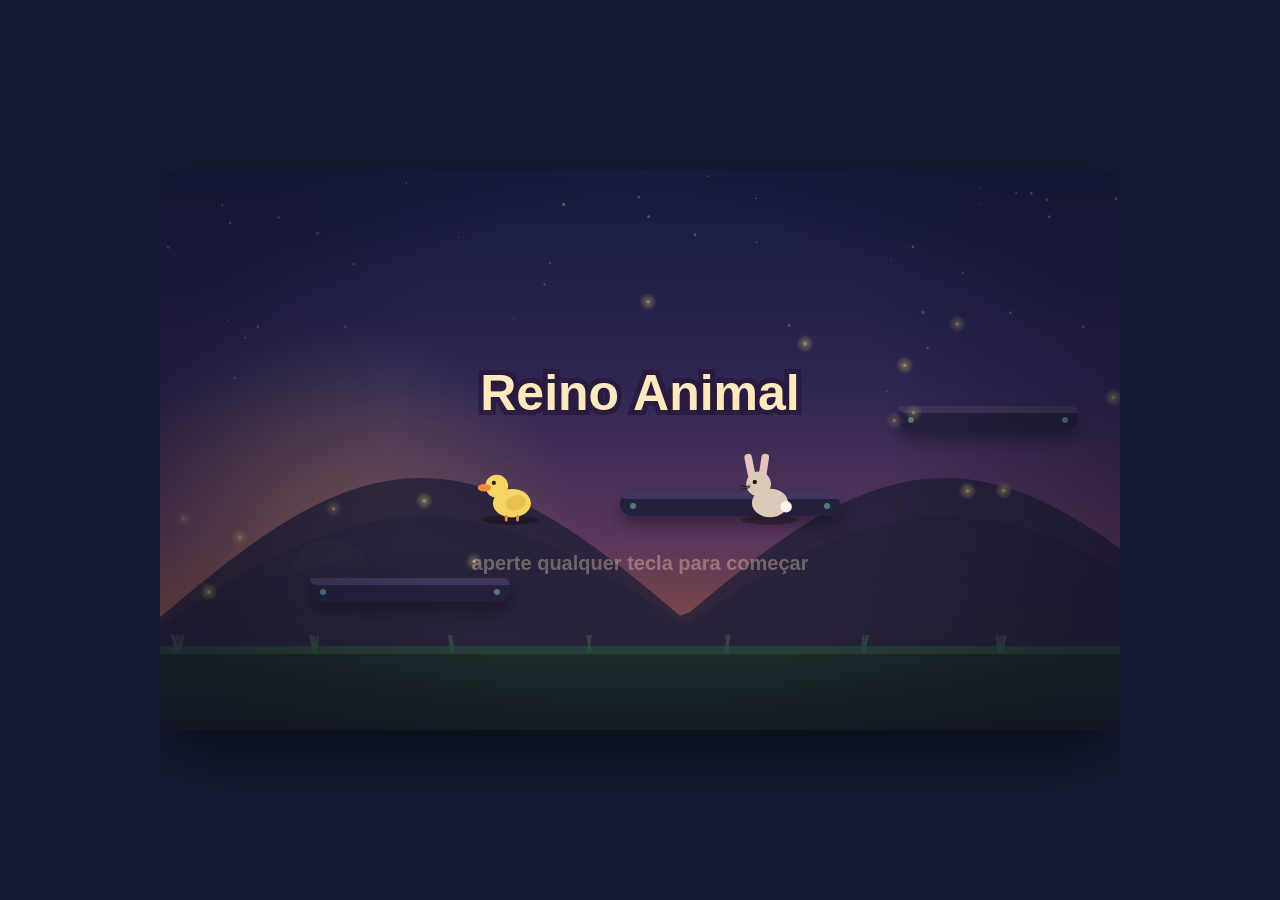
<file: jogos/reino-animal.html>
<!DOCTYPE html>
<html lang="pt-BR">
<head>
<meta charset="UTF-8">
<meta name="viewport" content="width=device-width, initial-scale=1.0">
<title>Reino Animal — Separar Bichos</title>
<style>
  * { margin: 0; padding: 0; box-sizing: border-box; }
  html, body {
    height: 100%;
    background: #141B33;
    display: flex;
    align-items: center;
    justify-content: center;
    font-family: "Arial Rounded MT Bold", "Trebuchet MS", sans-serif;
    overflow: hidden;
  }
  #wrap { position: relative; }
  canvas {
    display: block;
    border-radius: 20px;
    box-shadow: 0 24px 70px rgba(0,0,0,.55);
    max-width: 100vw;
    max-height: 100vh;
  }
  #touch { position: absolute; inset: 0; pointer-events: none; display: none; }
  @media (pointer: coarse) { #touch { display: block; } }
  #touch.show { display: block; }
  .tbtn {
    position: absolute; bottom: 4%; width: 14%; max-width: 84px; aspect-ratio: 1 / 1;
    border-radius: 50%; border: 2px solid rgba(255,220,160,.45);
    background: rgba(28,22,52,.42); color: #FFE9BE;
    font: bold 34px/1 "Arial Rounded MT Bold","Trebuchet MS",sans-serif;
    display: flex; align-items: center; justify-content: center;
    pointer-events: auto; -webkit-tap-highlight-color: transparent;
    touch-action: none; -webkit-user-select: none; user-select: none;
  }
  .tbtn:active { background: rgba(255,210,140,.32); transform: scale(.94); }
  #btnL { left: 4%; }
  #btnR { left: 20%; }
  .tbtn.jump { right: 4%; background: rgba(60,90,150,.5); }
</style>
</head>
<body>
<div id="wrap">
  <canvas id="game" width="960" height="560"></canvas>
  <div id="touch" aria-hidden="true">
    <button class="tbtn" id="btnL" aria-label="esquerda">‹</button>
    <button class="tbtn" id="btnR" aria-label="direita">›</button>
    <button class="tbtn jump" id="btnJ" aria-label="pular">↑</button>
  </div>
</div>

<script>
// ============================================================
// REINO ANIMAL — SEPARAR OS BICHOS
// Fase de classificação (semelhanças x diferenças): o robô
// carrega cada bicho e o leva para a casinha do traço certo
// (penas de um lado, pelos do outro). Errar não pune: a voz
// ensina o traço e o bicho volta a boiar para nova tentativa.
// Sem bibliotecas, sem imagens externas: canvas + Web Audio +
// síntese de voz do próprio navegador.
// ============================================================

const canvas = document.getElementById('game');
const ctx = canvas.getContext('2d');
const W = canvas.width, H = canvas.height;
const REDUCED = matchMedia('(prefers-reduced-motion: reduce)').matches;

// ---------- os bichos e seu traço de cobertura ----------
// (só traços visíveis no desenho; nada de dieta/habitat invisível)
const ROSTER = [
  { type: 'pato',        cobertura: 'penas' },
  { type: 'passarinho',  cobertura: 'penas' },
  { type: 'gato',        cobertura: 'pelos' },
  { type: 'coelho',      cobertura: 'pelos' },
  { type: 'urso',        cobertura: 'pelos' },
];

// A FASE é um arco: primeiro juntar cada grupo sozinho (semelhança),
// depois contrastar os dois grupos (diferença). O andaime (ícone-fantasma
// na casinha) caduca na última tela.
//   tipo 'coletar'  = uma casinha só; traga só os que têm o traço 'alvo'
//   tipo 'separar'  = duas casinhas; cada bicho no seu grupo
const FASE = [
  { tipo: 'coletar', alvo: 'penas', scaffold: true  },  // Tela 1a: semelhança
  { tipo: 'coletar', alvo: 'pelos', scaffold: true  },  // Tela 1b: o outro grupo
  { tipo: 'separar',               scaffold: true  },  // Tela 2: diferença (com ajuda)
  { tipo: 'separar',               scaffold: false },  // Tela 2: diferença (sem ajuda)
];

// nome do traço "falado" e frase do traço
const TRAIT_LABEL = { penas: 'penas', pelos: 'pelos' };

// ---------- física (mesma sensação amigável do plataforma) ----------
const TUNE = {
  gravity: 1500, jumpVel: -660, cutFactor: 0.45, maxFall: 620,
  moveSpeed: 280, accelGround: 2600, accelAir: 1700,
  frictionGround: 2200, coyoteTime: 0.12, jumpBuffer: 0.15,
};

// ---------- voz (pt-BR nativa do navegador) ----------
function speak(text, rate){
  if (!('speechSynthesis' in window)) return;
  const u = new SpeechSynthesisUtterance(text);
  u.lang = 'pt-BR';
  u.rate = rate || 0.95;
  speechSynthesis.cancel();
  speechSynthesis.speak(u);
}

// ---------- sons ----------
let audioCtx = null;
function ensureAudio(){
  if (!audioCtx) audioCtx = new (window.AudioContext || window.webkitAudioContext)();
  if (audioCtx.state === 'suspended') audioCtx.resume();
}
function toneAt(freq, start, dur, type, vol){
  const o = audioCtx.createOscillator(), g = audioCtx.createGain();
  o.type = type || 'sine'; o.frequency.value = freq;
  const t0 = audioCtx.currentTime + start;
  g.gain.setValueAtTime(0, t0);
  g.gain.linearRampToValueAtTime(vol || .15, t0 + .01);
  g.gain.exponentialRampToValueAtTime(.001, t0 + dur);
  o.connect(g); g.connect(audioCtx.destination);
  o.start(t0); o.stop(t0 + dur + .05);
}
const sfx = {
  plim(n){ if(audioCtx){ toneAt(700+n*55,0,.12); toneAt(1050+n*80,.05,.2,'sine',.12);} },
  pop(){ if(audioCtx) toneAt(520,0,.08,'sine',.09); },
  boing(){ if(audioCtx){ toneAt(220,0,.1,'triangle',.12); toneAt(180,.07,.14,'triangle',.1);} },
  jump(){ if(audioCtx) toneAt(330,0,.1,'square',.04); },
  win(){ if(audioCtx) [523,659,784,1047,1319].forEach((f,i)=>toneAt(f,i*.1,.4,'triangle',.16)); },
};

// ---------- entrada ----------
const keys = {};
addEventListener('keydown', e => {
  if (['ArrowLeft','ArrowRight','ArrowUp','Space'].includes(e.code)) e.preventDefault();
  ensureAudio();
  if (game.state === 'title'){ startGame(); return; }
  if (game.state === 'finale' && e.code === 'Enter'){ resetGame(); return; }
  if (!keys[e.code]){
    keys[e.code] = true;
    if (isJump(e.code)) player.jumpBufferTimer = TUNE.jumpBuffer;
  }
});
addEventListener('keyup', e => {
  keys[e.code] = false;
  if (isJump(e.code) && player.vy < 0) player.vy *= TUNE.cutFactor;
});
canvas.addEventListener('pointerdown', () => {
  ensureAudio();
  if (game.state === 'title') startGame();
  else if (game.state === 'finale') resetGame();
});
const isJump = c => c==='Space' || c==='ArrowUp' || c==='KeyW';
const leftHeld  = () => keys['ArrowLeft'] || keys['KeyA'];
const rightHeld = () => keys['ArrowRight'] || keys['KeyD'];

// ---------- controles de toque (celular) ----------
(function bindTouch(){
  const L=document.getElementById('btnL'), R=document.getElementById('btnR'), J=document.getElementById('btnJ');
  if(!L) return;
  const maybeStart=()=>{ if(game.state==='title'){ startGame(); return true; } if(game.state==='finale'){ resetGame(); return true; } return false; };
  const wire=(el,on,off)=>{
    const s=e=>{ e.preventDefault(); ensureAudio(); on(); };
    const f=e=>{ e.preventDefault(); if(off) off(); };
    el.addEventListener('touchstart',s,{passive:false});
    el.addEventListener('touchend',f,{passive:false});
    el.addEventListener('touchcancel',f,{passive:false});
    el.addEventListener('mousedown',s); el.addEventListener('mouseup',f); el.addEventListener('mouseleave',f);
    el.addEventListener('contextmenu',e=>e.preventDefault());
  };
  wire(L, ()=>{ if(maybeStart())return; keys['ArrowLeft']=true; }, ()=>{ keys['ArrowLeft']=false; });
  wire(R, ()=>{ if(maybeStart())return; keys['ArrowRight']=true; }, ()=>{ keys['ArrowRight']=false; });
  wire(J, ()=>{ if(maybeStart())return; player.jumpBufferTimer=TUNE.jumpBuffer; }, ()=>{ if(player.vy<0) player.vy*=TUNE.cutFactor; });
  if (('ontouchstart' in window) || (navigator.maxTouchPoints||0) > 0) document.getElementById('touch').classList.add('show');
})();

// ---------- mundo ----------
const GROUND_Y = H - 84;
const platforms = [
  { x: 0,   y: GROUND_Y, w: W, h: 84, ground: true },
  { x: 150, y: 408, w: 200, h: 24 },
  { x: 460, y: 322, w: 220, h: 24 },
  { x: 738, y: 236, w: 180, h: 24 },
];
// pontos onde os bichos boiam (evitam as colunas das casinhas)
const SPOTS = [
  { x: 360, y: GROUND_Y - 40 }, { x: 480, y: GROUND_Y - 40 }, { x: 600, y: GROUND_Y - 40 },
  { x: 250, y: 368 }, { x: 300, y: 368 },
  { x: 560, y: 282 }, { x: 640, y: 282 },
];
// posições das casinhas no chão: duas nos extremos (separar), uma no meio (coletar)
const CASA_ESQ_X = 120, CASA_DIR_X = 840, CASA_MID_X = 480;

// ---------- estado ----------
const game = { state: 'title', screenIdx: 0, celebrateT: 0, needToSort: 0 };
const player = {
  x: 455, y: GROUND_Y - 60, w: 46, h: 58,
  vx: 0, vy: 0, grounded: false,
  coyoteTimer: 0, jumpBufferTimer: 0, facing: 1,
  squashX: 1, squashY: 1, walkPhase: 0,
  blinkTimer: 2, blinking: 0, antennaBob: 0,
};
let critters = [];   // [{type, cobertura, spot, bob, wobble, state, casa, cbob}]
let casas = [];      // [{trait, cx, count}]
let carried = null;  // bicho carregado (referência a um critter)
const particles = [], confetti = [], floaters = [];

// vagalumes (atmosfera)
const fireflies = [];
const N_FIRE = REDUCED ? 0 : 16;
for (let i=0;i<N_FIRE;i++){
  fireflies.push({
    x: Math.random()*W, y: 120 + Math.random()*(GROUND_Y-160),
    a: Math.random()*7, s: .3 + Math.random()*.7, ph: Math.random()*7,
  });
}
// estrelas
const stars = [];
for (let i=0;i<40;i++){
  stars.push({ x: Math.random()*W, y: Math.random()*H*0.4, r: .6+Math.random()*1.2, ph: Math.random()*7 });
}

// ---------- montagem de cada tela ----------
// pontos onde um bicho pode boiar: os altos (plataformas) sempre valem;
// no chão, longe das zonas de depósito das casinhas.
function freeSpots(except){
  const ocupados = new Set(critters.filter(o => o!==except && o.state==='float').map(o => o.spot));
  return [...SPOTS.keys()].filter(i => {
    if (ocupados.has(i)) return false;
    const s = SPOTS[i];
    if (s.y < GROUND_Y - 60) return true;
    return casas.every(c => Math.abs(s.x - c.cx) > 70);
  });
}
function shuffle(a){ return a.slice().sort(() => Math.random()-.5); }

function loadScreen(idx){
  carried = null;
  const tela = FASE[idx];

  // 1) casinhas conforme o tipo de tela
  if (tela.tipo === 'coletar'){
    casas = [ { trait: tela.alvo, cx: CASA_MID_X, count: 0 } ];
  } else {
    // sorteia qual traço fica de cada lado (não decorar por posição)
    const traits = Math.random() < .5 ? ['penas','pelos'] : ['pelos','penas'];
    casas = [
      { trait: traits[0], cx: CASA_ESQ_X, count: 0 },
      { trait: traits[1], cx: CASA_DIR_X, count: 0 },
    ];
  }

  // 2) elenco de bichos da tela
  let elenco;
  if (tela.tipo === 'coletar'){
    const alvos = ROSTER.filter(b => b.cobertura === tela.alvo);
    const outros = shuffle(ROSTER.filter(b => b.cobertura !== tela.alvo)).slice(0, 2);
    elenco = shuffle([...alvos, ...outros]);
  } else {
    // duas de cada traço para contrastar
    const penas = shuffle(ROSTER.filter(b => b.cobertura==='penas')).slice(0, 2);
    const pelos = shuffle(ROSTER.filter(b => b.cobertura==='pelos')).slice(0, 2);
    elenco = shuffle([...penas, ...pelos]);
  }

  // 3) posiciona nos pontos livres
  critters = [];
  const spotOrder = freeSpots(null);
  elenco.forEach((b, i) => {
    critters.push({
      type: b.type, cobertura: b.cobertura,
      belongs: (tela.tipo === 'coletar') ? (b.cobertura === tela.alvo) : true,
      spot: spotOrder[i % spotOrder.length],
      bob: Math.random()*7, wobble: 0,
      state: 'float', casa: null, cbob: Math.random()*7,
    });
  });
  game.needToSort = critters.filter(c => c.belongs).length;

  // robô começa longe das casinhas
  player.x = (tela.tipo === 'coletar') ? 700 : 455;
  player.y = GROUND_Y - player.h; player.vx = 0; player.vy = 0;
}

function screenIntro(){
  const tela = FASE[game.screenIdx];
  if (tela.tipo === 'coletar')
    speak('Vamos juntar só os bichos que têm ' + TRAIT_LABEL[tela.alvo] + '! Leve cada um até a casinha.');
  else if (tela.scaffold)
    speak('Agora vamos separar! Penas de um lado, pelos do outro.');
  else
    speak('Última tarefa, com menos ajuda. Lembra: penas de um lado, pelos do outro.');
}
function startGame(){
  game.state = 'play';
  game.screenIdx = 0;
  loadScreen(0);
  screenIntro();
}
function resetGame(){
  game.state = 'title';
  game.screenIdx = 0;
  carried = null;
  player.x = 455; player.y = GROUND_Y - 60; player.vx = 0; player.vy = 0;
}

// ============================================================
// LOOP
// ============================================================
let last = performance.now();
function frame(now){
  let dt = (now-last)/1000; last = now;
  if (dt > .05) dt = .05;
  update(dt, now/1000);
  draw(now/1000);
  requestAnimationFrame(frame);
}
requestAnimationFrame(frame);

// ============================================================
// UPDATE
// ============================================================
function update(dt, t){
  // atmosfera anda sempre
  for (const f of fireflies){
    f.ph += dt; f.a += dt*.4;
    f.x += Math.cos(f.a)*14*dt*f.s*2;
    f.y += Math.sin(f.a*1.3)*10*dt*f.s*2;
    if (f.x<-10) f.x=W+10; if (f.x>W+10) f.x=-10;
  }
  updateFx(dt);
  if (game.state === 'title') return;

  const p = player;

  // ----- movimento -----
  const want = (rightHeld()?1:0) - (leftHeld()?1:0);
  const accel = p.grounded ? TUNE.accelGround : TUNE.accelAir;
  if (want !== 0){
    p.vx += want*accel*dt;
    p.vx = Math.max(-TUNE.moveSpeed, Math.min(TUNE.moveSpeed, p.vx));
    p.facing = want;
  } else if (p.grounded){
    const f = TUNE.frictionGround*dt;
    p.vx = Math.abs(p.vx)<=f ? 0 : p.vx - Math.sign(p.vx)*f;
  }
  p.vy += TUNE.gravity*dt;
  if (p.vy > TUNE.maxFall) p.vy = TUNE.maxFall;

  p.coyoteTimer -= dt; p.jumpBufferTimer -= dt;
  if (p.jumpBufferTimer > 0 && p.coyoteTimer > 0){
    p.vy = TUNE.jumpVel;
    p.jumpBufferTimer = 0; p.coyoteTimer = 0; p.grounded = false;
    p.squashX=.72; p.squashY=1.32;
    dust(p.x+p.w/2, p.y+p.h, 6);
    sfx.jump();
  }

  const wasG = p.grounded;
  p.x += p.vx*dt;
  if (p.x<6){p.x=6;p.vx=0;} if (p.x+p.w>W-6){p.x=W-6-p.w;p.vx=0;}
  p.y += p.vy*dt;
  p.grounded = false;
  for (const pl of platforms){
    const ox = p.x+p.w>pl.x+4 && p.x<pl.x+pl.w-4;
    const feetPrev = p.y+p.h - p.vy*dt;
    if (p.vy>=0 && ox && feetPrev<=pl.y+1 && p.y+p.h>=pl.y){
      p.y = pl.y-p.h; p.vy = 0; p.grounded = true;
    }
  }
  if (p.grounded){
    p.coyoteTimer = TUNE.coyoteTime;
    if (!wasG){ p.squashX=1.3; p.squashY=.7; dust(p.x+p.w/2, p.y+p.h, 8); }
  }
  p.squashX += (1-p.squashX)*Math.min(1,12*dt);
  p.squashY += (1-p.squashY)*Math.min(1,12*dt);
  if (p.grounded && Math.abs(p.vx)>20) p.walkPhase += Math.abs(p.vx)*dt*.09;
  p.antennaBob += dt*4;
  p.blinkTimer -= dt;
  if (p.blinkTimer<=0){ p.blinking=.13; p.blinkTimer=2+Math.random()*3.5; }
  if (p.blinking>0) p.blinking -= dt;

  // ----- bichos -----
  if (game.state === 'play'){
    const cx = p.x+p.w/2, cy = p.y+p.h/2;

    // animação dos bichos boiando
    for (const c of critters){
      if (c.state === 'float'){ c.bob += dt*2.6; if (c.wobble>0) c.wobble -= dt; }
    }

    // pegar um bicho (só se não estiver carregando)
    if (!carried){
      for (const c of critters){
        if (c.state !== 'float') continue;
        const s = SPOTS[c.spot];
        const ly = s.y + Math.sin(c.bob)*(REDUCED?1:5);
        const dx = cx - s.x, dy = cy - ly;
        if (dx*dx+dy*dy < 46*46){ pickUp(c); break; }
      }
    }

    // levar até uma casinha (encostar no chão, dentro da zona da casa)
    if (carried && p.grounded && p.y+p.h >= GROUND_Y-2){
      for (const casa of casas){
        if (Math.abs(cx - casa.cx) < 58){ deposit(carried, casa); break; }
      }
    }
  }

  // bob suave do bicho carregado
  if (carried) carried.cbob += dt*3;

  // ----- celebração / próximo nível -----
  if (game.state === 'celebrate'){
    game.celebrateT -= dt;
    if (game.celebrateT <= 0){
      game.screenIdx++;
      if (game.screenIdx >= FASE.length){
        game.state = 'finale';
        speak('Parabéns! Você é um mestre dos bichos!');
        rainConfetti(120);
      } else {
        game.state = 'play';
        loadScreen(game.screenIdx);
        screenIntro();
      }
    }
  }
}

function pickUp(c){
  c.state = 'carried';
  carried = c;
  sfx.pop();
  speak(c.type);
}

function deposit(c, casa){
  carried = null;
  const tela = FASE[game.screenIdx];
  const px = casa.cx, py = GROUND_Y - 30;
  if (c.cobertura === casa.trait){
    // acerto: o bicho fica na casinha, feedback exagerado e imediato
    c.state = 'sorted'; c.casa = casa;
    const sortedCount = critters.filter(k => k.state==='sorted').length;
    sfx.plim(sortedCount);
    burst(px, py, 12, 'gold');
    floatText(px, py-40, TRAIT_LABEL[c.cobertura] + '!', 30, '#FFD97A');
    speak(TRAIT_LABEL[c.cobertura] + '! O ' + c.type + ' tem ' + TRAIT_LABEL[c.cobertura] + '.');
    casa.count++;
    if (sortedCount >= game.needToSort) screenComplete();
  } else {
    // não pertence a esta casinha: nada de punição, a voz ensina o traço dele
    c.state = 'float';
    c.wobble = .6;
    const free = freeSpots(c);
    if (free.length) c.spot = free[Math.floor(Math.random()*free.length)];
    sfx.boing();
    if (tela.tipo === 'coletar')
      speak('O ' + c.type + ' tem ' + TRAIT_LABEL[c.cobertura] + ', não ' + TRAIT_LABEL[casa.trait] + '. Ele fica de fora.');
    else
      speak('O ' + c.type + ' tem ' + TRAIT_LABEL[c.cobertura] + '. Vamos levar para a outra casinha?');
  }
}

function screenComplete(){
  game.state = 'celebrate';
  game.celebrateT = 3.4;
  sfx.win();
  rainConfetti(REDUCED ? 20 : 70);
  floatText(W/2, 190, 'Muito bem!', 46, '#FFD97A');
  const tela = FASE[game.screenIdx];
  const msg = tela.tipo === 'coletar'
    ? 'Muito bem! Juntou todos os bichos com ' + TRAIT_LABEL[tela.alvo] + '!'
    : 'Muito bem! Você separou todos os bichos!';
  setTimeout(() => speak(msg, .9), 400);
}

// ============================================================
// EFEITOS
// ============================================================
function dust(x,y,n){
  for(let i=0;i<n;i++) particles.push({x:x+(Math.random()-.5)*40,y,vx:(Math.random()-.5)*140,vy:-Math.random()*120-20,life:.4+Math.random()*.3,t:0,r:3+Math.random()*3,c:'dust'});
}
function burst(x,y,n,c){
  for(let i=0;i<n;i++){const a=Math.random()*7,s=90+Math.random()*200;
    particles.push({x,y,vx:Math.cos(a)*s,vy:Math.sin(a)*s-60,life:.5+Math.random()*.5,t:0,r:2.5+Math.random()*3.5,c});}
}
function rainConfetti(n){
  const cols=['#FFD97A','#FF8FA3','#8AD7C1','#9FB8FF','#FFB26B'];
  for(let i=0;i<n;i++) confetti.push({x:Math.random()*W,y:-20-Math.random()*200,vy:120+Math.random()*160,vx:(Math.random()-.5)*60,rot:Math.random()*7,vr:(Math.random()-.5)*8,w:6+Math.random()*6,h:4+Math.random()*5,c:cols[i%cols.length]});
}
function floatText(x,y,text,size,color){ floaters.push({x,y,text,size,color,t:0,life:1.6}); }
function updateFx(dt){
  for(let i=particles.length-1;i>=0;i--){const d=particles[i];d.t+=dt;
    if(d.t>=d.life){particles.splice(i,1);continue;}
    d.x+=d.vx*dt;d.y+=d.vy*dt;d.vy+=300*dt;}
  for(let i=confetti.length-1;i>=0;i--){const c=confetti[i];
    c.y+=c.vy*dt;c.x+=c.vx*dt+Math.sin(c.rot)*20*dt;c.rot+=c.vr*dt;
    if(c.y>H+20)confetti.splice(i,1);}
  for(let i=floaters.length-1;i>=0;i--){const f=floaters[i];f.t+=dt;f.y-=26*dt;
    if(f.t>=f.life)floaters.splice(i,1);}
}

// ============================================================
// DRAW
// ============================================================
function draw(t){
  // ---- céu do entardecer ----
  const sky = ctx.createLinearGradient(0,0,0,GROUND_Y);
  sky.addColorStop(0,  '#1E2A56');
  sky.addColorStop(.45,'#4A3F7E');
  sky.addColorStop(.78,'#9A5B8F');
  sky.addColorStop(1,  '#E8875F');
  ctx.fillStyle = sky;
  ctx.fillRect(0,0,W,GROUND_Y);

  // estrelas no alto
  for (const s of stars){
    const a = .3 + .4*Math.abs(Math.sin(t*.8 + s.ph)) * (1 - s.y/(H*.45));
    ctx.fillStyle = `rgba(255,240,220,${a})`;
    ctx.beginPath(); ctx.arc(s.x, s.y, s.r, 0, 7); ctx.fill();
  }

  // sol baixo com halo
  const sunX = 170, sunY = GROUND_Y - 66;
  const halo = ctx.createRadialGradient(sunX,sunY,10,sunX,sunY,260);
  halo.addColorStop(0,'rgba(255,196,120,.55)');
  halo.addColorStop(1,'rgba(255,196,120,0)');
  ctx.fillStyle = halo; ctx.fillRect(0,0,W,GROUND_Y);
  ctx.fillStyle = '#FFD9A0';
  ctx.beginPath(); ctx.arc(sunX,sunY,42,0,7); ctx.fill();
  ctx.fillStyle = '#FFEFD0';
  ctx.beginPath(); ctx.arc(sunX-10,sunY-10,26,0,7); ctx.fill();

  // colinas em camadas (perspectiva atmosférica)
  hillLayer(GROUND_Y, '#6E5580', .35, 78, t*2);
  hillLayer(GROUND_Y, '#4B3F63', .55, 108, -t*1.2);
  hillLayer(GROUND_Y, '#33304E', .8, 140, t*.6);

  // ---- chão ----
  const gr = ctx.createLinearGradient(0,GROUND_Y,0,H);
  gr.addColorStop(0,'#2E4A3C');
  gr.addColorStop(1,'#1C2E26');
  ctx.fillStyle = gr;
  ctx.fillRect(0,GROUND_Y,W,H-GROUND_Y);
  ctx.fillStyle = '#3E6B4F';
  ctx.fillRect(0,GROUND_Y,W,8);
  // tufos de grama
  ctx.strokeStyle = '#4C7D5C'; ctx.lineWidth = 2; ctx.lineCap='round';
  for (let i=0;i<30;i++){
    const gx = (i*137+20)%W, sway = Math.sin(t*1.5+i)*2;
    ctx.beginPath(); ctx.moveTo(gx, GROUND_Y+6);
    ctx.quadraticCurveTo(gx+sway, GROUND_Y-4, gx+sway*2, GROUND_Y-10);
    ctx.stroke();
  }

  // ---- plataformas ----
  for (const pl of platforms){
    if (pl.ground) continue;
    ctx.save();
    ctx.shadowColor = 'rgba(0,0,0,.4)';
    ctx.shadowBlur = 18; ctx.shadowOffsetY = 8;
    roundRect(pl.x, pl.y, pl.w, pl.h, 12, '#3A3357');
    ctx.restore();
    roundRect(pl.x, pl.y, pl.w, 7, 7, '#6C5B92');
    ctx.fillStyle = '#8AD7C1';
    ctx.beginPath(); ctx.arc(pl.x+13, pl.y+pl.h/2+2, 3, 0, 7); ctx.fill();
    ctx.beginPath(); ctx.arc(pl.x+pl.w-13, pl.y+pl.h/2+2, 3, 0, 7); ctx.fill();
  }

  // ---- casinhas (alvos calmos, com ícone-fantasma do traço) ----
  if (game.state === 'play' || game.state === 'celebrate'){
    const scaffold = FASE[game.screenIdx].scaffold;
    for (const casa of casas) drawCasa(casa, t, scaffold);
  }

  // vagalumes (atrás dos bichos)
  for (const f of fireflies){
    const glow = .35+.45*Math.abs(Math.sin(f.ph*1.4));
    const g = ctx.createRadialGradient(f.x,f.y,0,f.x,f.y,9);
    g.addColorStop(0,`rgba(255,230,140,${glow})`);
    g.addColorStop(1,'rgba(255,230,140,0)');
    ctx.fillStyle = g;
    ctx.beginPath(); ctx.arc(f.x,f.y,9,0,7); ctx.fill();
    ctx.fillStyle = `rgba(255,246,200,${glow+.2})`;
    ctx.beginPath(); ctx.arc(f.x,f.y,1.6,0,7); ctx.fill();
  }

  // ---- bichos já separados (dentro das casinhas) ----
  if (game.state === 'play' || game.state === 'celebrate'){
    for (const c of critters){
      if (c.state !== 'sorted') continue;
      const casa = c.casa;
      const idx = Math.max(0, casasOrder(c));
      const bx = casa.cx - 30 + idx*36;
      const hop = game.state==='celebrate' ? Math.abs(Math.sin(t*6 + bx))*4 : 0;
      drawAnimal(c.type, bx, GROUND_Y-4-hop, t, false, 0, .62, false);
    }
  }

  // ---- bichos boiando (o elemento mais luminoso da cena) ----
  if (game.state === 'play' || game.state === 'celebrate'){
    for (const c of critters){
      if (c.state !== 'float') continue;
      const s = SPOTS[c.spot];
      const ly = s.y + Math.sin(c.bob)*(REDUCED?1:5);
      const wob = c.wobble>0 ? Math.sin(c.wobble*30)*.12 : 0;
      // halo quente
      const g = ctx.createRadialGradient(s.x,ly-18,6,s.x,ly-18,46);
      g.addColorStop(0,'rgba(255,214,140,.42)');
      g.addColorStop(1,'rgba(255,214,140,0)');
      ctx.fillStyle=g; ctx.beginPath(); ctx.arc(s.x,ly-18,46,0,7); ctx.fill();
      ctx.save();
      ctx.translate(s.x, ly); ctx.rotate(wob); ctx.translate(-s.x, -ly);
      drawAnimal(c.type, s.x, ly, t, false, 0, .82, false);
      ctx.restore();
    }
  }

  // partículas (atrás do robô)
  for (const d of particles){
    const a = 1-d.t/d.life;
    ctx.fillStyle = d.c==='gold' ? `rgba(255,205,110,${a})`
                  : d.c==='spark'? `rgba(255,255,255,${a})`
                  : `rgba(210,200,190,${.6*a})`;
    ctx.beginPath(); ctx.arc(d.x,d.y,d.r*(0.5+0.5*a),0,7); ctx.fill();
  }

  if (game.state !== 'title') drawRobot(player, t);

  // ---- bicho carregado, flutuando acima da antena do robô ----
  if (carried && (game.state === 'play')){
    const cx = player.x + player.w/2;
    const cy = player.y - 30 + Math.sin(carried.cbob)*3;
    // fiozinho de luz ligando robô e bicho
    const g = ctx.createRadialGradient(cx,cy-14,4,cx,cy-14,40);
    g.addColorStop(0,'rgba(255,214,140,.4)');
    g.addColorStop(1,'rgba(255,214,140,0)');
    ctx.fillStyle=g; ctx.beginPath(); ctx.arc(cx,cy-14,40,0,7); ctx.fill();
    drawAnimal(carried.type, cx, cy, t, false, 0, .6, true);
  }

  // confete
  for (const c of confetti){
    ctx.save(); ctx.translate(c.x,c.y); ctx.rotate(c.rot);
    ctx.fillStyle = c.c; ctx.fillRect(-c.w/2,-c.h/2,c.w,c.h);
    ctx.restore();
  }
  // textos flutuantes
  for (const f of floaters){
    const a = Math.min(1, (f.life-f.t)/.5);
    ctx.textAlign='center';
    ctx.font = `bold ${f.size}px "Arial Rounded MT Bold","Trebuchet MS",sans-serif`;
    ctx.globalAlpha = a;
    ctx.lineWidth = 8; ctx.strokeStyle = 'rgba(40,25,60,.7)';
    ctx.strokeText(f.text, f.x, f.y);
    ctx.fillStyle = f.color;
    ctx.fillText(f.text, f.x, f.y);
    ctx.globalAlpha = 1;
  }

  // ---- progresso (uma pegada por bicho separado) ----
  if (game.state === 'play' || game.state === 'celebrate') drawProgress();

  // vinheta suave
  const vg = ctx.createRadialGradient(W/2,H/2,H*.45,W/2,H/2,H*.85);
  vg.addColorStop(0,'rgba(0,0,0,0)');
  vg.addColorStop(1,'rgba(10,8,25,.35)');
  ctx.fillStyle = vg; ctx.fillRect(0,0,W,H);

  // telas de estado
  if (game.state === 'title') drawTitle(t);
  if (game.state === 'finale') drawFinale(t);
}

// posição de um bicho separado dentro da sua casinha (ordem de chegada)
function casasOrder(c){
  let n = 0;
  for (const k of critters){
    if (k === c) return n;
    if (k.state === 'sorted' && k.casa === c.casa) n++;
  }
  return n;
}

// ---------- casinha alvo ----------
function drawCasa(casa, t, scaffold){
  const cx = casa.cx, bw = 108, bh = 66;
  const bx = cx - bw/2, by = GROUND_Y - bh;

  // sombra sob a casinha
  ctx.save();
  ctx.shadowColor='rgba(0,0,0,.4)'; ctx.shadowBlur=16; ctx.shadowOffsetY=8;
  roundRect(bx, by, bw, bh, 14, 'rgba(38,42,72,.92)');
  ctx.restore();
  // borda superior (abertura do cesto)
  roundRect(bx, by, bw, 12, 8, 'rgba(120,110,158,.9)');
  // rim light quente vindo da esquerda
  ctx.strokeStyle='rgba(255,190,120,.45)'; ctx.lineWidth=2.5;
  ctx.beginPath(); ctx.moveTo(bx+3,by+bh-8); ctx.quadraticCurveTo(bx,by+8,bx+12,by+3); ctx.stroke();
  // ripas do cesto
  ctx.strokeStyle='rgba(255,255,255,.06)'; ctx.lineWidth=2;
  for (let i=1;i<4;i++){ ctx.beginPath(); ctx.moveTo(bx+6,by+12+i*13); ctx.lineTo(bx+bw-6,by+12+i*13); ctx.stroke(); }

  // ícone-fantasma do traço (andaime que caduca)
  const iconY = by - 20;
  const alpha = scaffold ? .95 : .30;
  const sc = scaffold ? 1 : .78;
  if (scaffold){
    const g = ctx.createRadialGradient(cx,iconY,4,cx,iconY,34);
    g.addColorStop(0,'rgba(255,224,150,.5)');
    g.addColorStop(1,'rgba(255,224,150,0)');
    ctx.fillStyle=g; ctx.beginPath(); ctx.arc(cx,iconY,34,0,7); ctx.fill();
  }
  if (casa.trait === 'penas') drawFeatherIcon(cx, iconY, sc, alpha);
  else drawFurIcon(cx, iconY, sc, alpha);
}

function drawFeatherIcon(x, y, sc, alpha){
  ctx.save();
  ctx.translate(x,y); ctx.scale(sc,sc); ctx.rotate(-.35);
  ctx.globalAlpha = alpha;
  // lâmina da pena
  ctx.fillStyle = '#FFF3D6';
  ctx.beginPath(); ctx.ellipse(0,0,9,20,0,0,7); ctx.fill();
  ctx.strokeStyle = '#D9A85C'; ctx.lineWidth = 1.6;
  ctx.beginPath(); ctx.ellipse(0,0,9,20,0,0,7); ctx.stroke();
  // raque (haste central)
  ctx.strokeStyle = '#C98F44'; ctx.lineWidth = 2;
  ctx.beginPath(); ctx.moveTo(0,-20); ctx.lineTo(0,24); ctx.stroke();
  // barbas
  ctx.lineWidth = 1;
  for (let i=-3;i<=3;i++){
    const yy=i*4.5;
    ctx.beginPath(); ctx.moveTo(0,yy); ctx.lineTo(-7,yy-4); ctx.stroke();
    ctx.beginPath(); ctx.moveTo(0,yy); ctx.lineTo(7,yy-4); ctx.stroke();
  }
  ctx.restore();
  ctx.globalAlpha = 1;
}

function drawFurIcon(x, y, sc, alpha){
  ctx.save();
  ctx.translate(x,y); ctx.scale(sc,sc);
  ctx.globalAlpha = alpha;
  // bolinha de pelos: fiapos irradiando da borda de um pompom redondo
  const r = 13, n = 26;
  ctx.strokeStyle = '#E7C89A'; ctx.lineWidth = 2.2; ctx.lineCap = 'round';
  for (let i=0;i<n;i++){
    const a = (i/n)*Math.PI*2;
    const spike = 5 + 2.4*Math.sin(i*1.7);         // variação suave, sem tremer por frame
    const bx = Math.cos(a)*(r-2), by = Math.sin(a)*(r-2);
    const tx = Math.cos(a)*(r+spike), ty = Math.sin(a)*(r+spike);
    ctx.beginPath(); ctx.moveTo(bx,by); ctx.lineTo(tx,ty); ctx.stroke();
  }
  // corpo do pompom
  const body = ctx.createRadialGradient(-4,-5,3,0,0,r);
  body.addColorStop(0,'#FFF3D6');
  body.addColorStop(1,'#EAD0A2');
  ctx.fillStyle = body;
  ctx.beginPath(); ctx.arc(0,0,r,0,7); ctx.fill();
  ctx.strokeStyle = '#D9A85C'; ctx.lineWidth = 1.4;
  ctx.beginPath(); ctx.arc(0,0,r,0,7); ctx.stroke();
  // brilhinho (luz vinda da esquerda, coerente com a cena)
  ctx.fillStyle = 'rgba(255,255,255,.5)';
  ctx.beginPath(); ctx.ellipse(-5,-5,4,3,-.5,0,7); ctx.fill();
  ctx.restore();
  ctx.globalAlpha = 1;
}

// ---------- progresso ----------
function drawProgress(){
  const total = game.needToSort;
  const done = critters.filter(c => c.state==='sorted').length;
  const y = 30;
  for (let i=0;i<total;i++){
    const dx = W/2 - (total-1)*13 + i*26;
    ctx.fillStyle = i < done ? '#FFD97A' : 'rgba(255,255,255,.22)';
    // pegadinha simples: um coxim + dois dedinhos
    ctx.beginPath(); ctx.ellipse(dx, y, 6, 5, 0, 0, 7); ctx.fill();
    ctx.beginPath(); ctx.arc(dx-4, y-7, 2, 0, 7); ctx.fill();
    ctx.beginPath(); ctx.arc(dx+4, y-7, 2, 0, 7); ctx.fill();
  }
}

// ---------- robô (com iluminação do entardecer) ----------
function drawRobot(p, t){
  const cx = p.x+p.w/2, feetY = p.y+p.h;
  ctx.save();
  ctx.translate(cx, feetY);
  ctx.scale(p.squashX, p.squashY);
  ctx.translate(-p.w/2, -p.h);

  const bodyW=p.w, bodyH=34, headW=38, headH=26;
  const walking = p.grounded && Math.abs(p.vx)>20;
  const legLift = walking ? Math.sin(p.walkPhase)*5 : 0;

  ctx.fillStyle='rgba(0,0,0,.3)';
  ctx.beginPath(); ctx.ellipse(bodyW/2,p.h-1,bodyW*.55,5,0,0,7); ctx.fill();

  ctx.fillStyle='#2E4468';
  roundRectPath(bodyW/2-16,p.h-14-Math.max(0,legLift),12,14,4); ctx.fill();
  roundRectPath(bodyW/2+4, p.h-14-Math.max(0,-legLift),12,14,4); ctx.fill();
  ctx.fillStyle='#22314E';
  roundRectPath(bodyW/2-19,p.h-6-Math.max(0,legLift),18,6,3); ctx.fill();
  roundRectPath(bodyW/2+1, p.h-6-Math.max(0,-legLift),18,6,3); ctx.fill();

  const bodyY = p.h-14-bodyH;
  const bg = ctx.createLinearGradient(0,bodyY,0,bodyY+bodyH);
  bg.addColorStop(0,'#5C8FDA'); bg.addColorStop(1,'#31518F');
  ctx.fillStyle=bg; roundRectPath(0,bodyY,bodyW,bodyH,10); ctx.fill();
  // luz quente do sol vinda da esquerda (rim light)
  ctx.strokeStyle='rgba(255,190,120,.55)'; ctx.lineWidth=2.5;
  ctx.beginPath(); ctx.moveTo(3,bodyY+bodyH-6); ctx.quadraticCurveTo(0,bodyY+6,10,bodyY+2); ctx.stroke();

  roundRect(bodyW/2-11,bodyY+13,22,14,5,'#E8EEFF');
  ctx.save();
  ctx.shadowColor='#7CF2B0'; ctx.shadowBlur=10;
  ctx.fillStyle='#7CF2B0';
  ctx.beginPath(); ctx.arc(bodyW/2,bodyY+20,4+Math.sin(t*3)*.8,0,7); ctx.fill();
  ctx.restore();

  const armSwing = walking ? Math.sin(p.walkPhase)*8 : Math.sin(t*2)*2;
  ctx.fillStyle='#3A6AB5';
  roundRectPath(-7,bodyY+8+armSwing,9,20,4); ctx.fill();
  roundRectPath(bodyW-2,bodyY+8-armSwing,9,20,4); ctx.fill();
  ctx.fillStyle='#F2B457';
  roundRectPath(-9,bodyY+3+armSwing,14,9,4); ctx.fill();
  roundRectPath(bodyW-5,bodyY+3-armSwing,14,9,4); ctx.fill();

  const headX=bodyW/2-headW/2, headY=bodyY-headH-3;
  const hg = ctx.createLinearGradient(0,headY,0,headY+headH);
  hg.addColorStop(0,'#6BA0E8'); hg.addColorStop(1,'#3D64AC');
  ctx.fillStyle=hg; roundRectPath(headX,headY,headW,headH,9); ctx.fill();
  ctx.strokeStyle='rgba(255,190,120,.5)'; ctx.lineWidth=2;
  ctx.beginPath(); ctx.moveTo(headX+2,headY+headH-4); ctx.quadraticCurveTo(headX,headY+4,headX+8,headY+1); ctx.stroke();

  ctx.fillStyle='#F2B457';
  roundRectPath(headX-5,headY+8,5,10,2); ctx.fill();
  roundRectPath(headX+headW,headY+8,5,10,2); ctx.fill();

  const bob = Math.sin(p.antennaBob)*2 + (p.grounded?0:-3);
  ctx.strokeStyle='#2E4468'; ctx.lineWidth=3; ctx.lineCap='round';
  for (const off of [-6,6]){
    ctx.beginPath(); ctx.moveTo(bodyW/2+off,headY); ctx.lineTo(bodyW/2+off+bob,headY-10); ctx.stroke();
    ctx.save();
    ctx.shadowColor='#FFD97A'; ctx.shadowBlur=8;
    ctx.fillStyle='#FFD97A';
    ctx.beginPath(); ctx.arc(bodyW/2+off+bob,headY-13,4.5,0,7); ctx.fill();
    ctx.restore();
  }

  const lookX = p.facing*Math.min(3,Math.abs(p.vx)/60);
  const lookY = p.vy<-50?-2:(p.vy>120?2:0);
  const eyeH = p.blinking>0?1.5:8;
  for (const side of [-1,1]){
    const ex=bodyW/2+side*9, ey=headY+14;
    ctx.fillStyle='#FFFFFF';
    ctx.beginPath(); ctx.ellipse(ex,ey,7.5,eyeH,0,0,7); ctx.fill();
    if (p.blinking<=0){
      ctx.fillStyle='#1C2740';
      ctx.beginPath(); ctx.arc(ex+lookX,ey+lookY,3.6,0,7); ctx.fill();
      ctx.fillStyle='#FFF';
      ctx.beginPath(); ctx.arc(ex+lookX-1.2,ey+lookY-1.2,1.3,0,7); ctx.fill();
    }
  }
  ctx.strokeStyle='#1C2740'; ctx.lineWidth=2;
  ctx.beginPath(); ctx.arc(bodyW/2,headY+19.5,5,.15*Math.PI,.85*Math.PI); ctx.stroke();
  ctx.restore();
}

// ---------- bichos ----------
// (x, groundY) é a base sobre a qual o bicho se apoia; scale opcional;
// noShadow para quando o bicho está sendo carregado no ar.
function drawAnimal(type, x, groundY, t, walking, walkPh, scale, noShadow){
  scale = scale || 1;
  const hop = walking ? Math.abs(Math.sin(walkPh||0))*4 : 0;
  const breathe = Math.sin(t*2 + x)*1.5;
  ctx.save();
  ctx.translate(x, groundY - hop);
  ctx.scale(scale, scale);
  if (!noShadow){
    ctx.fillStyle='rgba(0,0,0,.3)';
    ctx.beginPath(); ctx.ellipse(0,0,30,5,0,0,7); ctx.fill();
  }

  if (type==='gato'){
    ctx.fillStyle='#E8934A';
    ctx.beginPath(); ctx.ellipse(0,-20+breathe*.3,24,18,0,0,7); ctx.fill(); // corpo
    ctx.strokeStyle='#E8934A'; ctx.lineWidth=6; ctx.lineCap='round';
    ctx.beginPath(); ctx.moveTo(20,-24); ctx.quadraticCurveTo(38,-30+Math.sin(t*3)*4,34,-48); ctx.stroke(); // cauda
    ctx.fillStyle='#F2A96B';
    ctx.beginPath(); ctx.arc(-14,-40+breathe*.3,15,0,7); ctx.fill(); // cabeça
    ctx.fillStyle='#E8934A';
    tri(-24,-50,-19,-62,-13,-51); tri(-14,-52,-9,-63,-3,-51);
    ctx.fillStyle='#2A1F14';
    ctx.beginPath(); ctx.arc(-19,-42,2.2,0,7); ctx.fill();
    ctx.beginPath(); ctx.arc(-9,-42,2.2,0,7); ctx.fill();
    ctx.fillStyle='#C9605B';
    tri(-16,-37,-12,-37,-14,-34);
    ctx.strokeStyle='#2A1F14'; ctx.lineWidth=1.2;
    for (const s of [-1,1]) for (let i=0;i<2;i++){
      ctx.beginPath(); ctx.moveTo(-14+s*6,-36+i*3); ctx.lineTo(-14+s*16,-37+i*4); ctx.stroke();
    }
    ctx.strokeStyle='#C9722E'; ctx.lineWidth=3;
    ctx.beginPath(); ctx.moveTo(4,-34); ctx.quadraticCurveTo(8,-28,4,-22); ctx.stroke();
    ctx.beginPath(); ctx.moveTo(12,-32); ctx.quadraticCurveTo(16,-26,12,-20); ctx.stroke();
  }
  if (type==='pato'){
    ctx.fillStyle='#F5D563';
    ctx.beginPath(); ctx.ellipse(2,-18+breathe*.3,20,15,0,0,7); ctx.fill();
    ctx.beginPath(); ctx.arc(-14,-36+breathe*.3,12,0,7); ctx.fill();
    ctx.fillStyle='#E8C14E';
    ctx.beginPath(); ctx.ellipse(6,-18,11,8,-.3,0,7); ctx.fill();
    ctx.fillStyle='#EE8B3A';
    ctx.beginPath(); ctx.ellipse(-27,-34,7,4,0,0,7); ctx.fill();
    ctx.fillStyle='#2A1F14';
    ctx.beginPath(); ctx.arc(-17,-39,2.2,0,7); ctx.fill();
    ctx.strokeStyle='#EE8B3A'; ctx.lineWidth=3; ctx.lineCap='round';
    ctx.beginPath(); ctx.moveTo(-4,-4); ctx.lineTo(-4,0); ctx.moveTo(8,-4); ctx.lineTo(8,0); ctx.stroke();
  }
  if (type==='passarinho'){
    // penas: corpinho redondo, asa, bico, cauda
    ctx.fillStyle='#7FB3D5';
    ctx.beginPath(); ctx.ellipse(2,-16+breathe*.3,15,12,0,0,7); ctx.fill(); // corpo
    ctx.fillStyle='#5D8CB0'; // cauda
    tri(14,-16,30,-22,28,-10);
    ctx.fillStyle='#7FB3D5';
    ctx.beginPath(); ctx.arc(-11,-26+breathe*.3,9,0,7); ctx.fill(); // cabeça
    ctx.fillStyle='#5D8CB0'; // asa
    ctx.beginPath(); ctx.ellipse(4,-16,8,6,-.3,0,7); ctx.fill();
    ctx.fillStyle='#F0A030'; // bico
    tri(-19,-27,-27,-25,-19,-23);
    ctx.fillStyle='#EFE9DA'; // barriguinha
    ctx.beginPath(); ctx.ellipse(-2,-12,7,6,0,0,7); ctx.fill();
    ctx.fillStyle='#2A1F14'; // olho
    ctx.beginPath(); ctx.arc(-13,-27,2,0,7); ctx.fill();
    ctx.strokeStyle='#F0A030'; ctx.lineWidth=2.4; ctx.lineCap='round'; // patinhas
    ctx.beginPath(); ctx.moveTo(-2,-4); ctx.lineTo(-2,0); ctx.moveTo(6,-4); ctx.lineTo(6,0); ctx.stroke();
  }
  if (type==='coelho'){
    // pelos: corpo, cabeça, orelhas longas, rabo fofo
    ctx.fillStyle='#D9CBB8';
    ctx.beginPath(); ctx.ellipse(0,-18+breathe*.3,19,15,0,0,7); ctx.fill(); // corpo
    ctx.fillStyle='#FBF5EC'; // rabinho fofo
    ctx.beginPath(); ctx.arc(17,-14,6,0,7); ctx.fill();
    ctx.fillStyle='#D9CBB8';
    ctx.beginPath(); ctx.arc(-12,-38+breathe*.3,13,0,7); ctx.fill(); // cabeça
    // orelhas
    ctx.save(); ctx.translate(-12,-46);
    for (const o of [-7,4]){
      ctx.fillStyle='#D9CBB8';
      ctx.save(); ctx.translate(o,0); ctx.rotate(o<0?-.2:.15);
      roundRectPath(-4,-24,8,26,4); ctx.fill();
      ctx.fillStyle='#F0BFC6';
      roundRectPath(-2,-20,4,18,2); ctx.fill();
      ctx.restore();
    }
    ctx.restore();
    ctx.fillStyle='#2A1F14'; // olho
    ctx.beginPath(); ctx.arc(-16,-40,2.3,0,7); ctx.fill();
    ctx.fillStyle='#C97F8A'; // narizinho
    ctx.beginPath(); ctx.arc(-22,-36,2,0,7); ctx.fill();
    ctx.strokeStyle='#2A1F14'; ctx.lineWidth=1; // bigodes
    ctx.beginPath(); ctx.moveTo(-22,-35); ctx.lineTo(-31,-36); ctx.moveTo(-22,-34); ctx.lineTo(-31,-32); ctx.stroke();
  }
  if (type==='urso'){
    ctx.fillStyle='#9A6B45';
    ctx.beginPath(); ctx.ellipse(0,-22+breathe*.3,26,21,0,0,7); ctx.fill();
    ctx.beginPath(); ctx.arc(-12,-46+breathe*.3,16,0,7); ctx.fill();
    ctx.fillStyle='#7E5433';
    ctx.beginPath(); ctx.arc(-24,-58,6,0,7); ctx.fill();
    ctx.beginPath(); ctx.arc(-2,-59,6,0,7); ctx.fill();
    ctx.fillStyle='#C99B6F';
    ctx.beginPath(); ctx.ellipse(-16,-41,8,6,0,0,7); ctx.fill();
    ctx.fillStyle='#2A1F14';
    ctx.beginPath(); ctx.arc(-19,-43,2.6,0,7); ctx.fill();
    ctx.beginPath(); ctx.arc(-18,-49,2.2,0,7); ctx.fill();
    ctx.beginPath(); ctx.arc(-6,-49,2.2,0,7); ctx.fill();
    ctx.fillStyle='#C99B6F';
    ctx.beginPath(); ctx.ellipse(2,-18,13,11,0,0,7); ctx.fill();
  }
  ctx.restore();

  function tri(x1,y1,x2,y2,x3,y3){
    ctx.beginPath(); ctx.moveTo(x1,y1); ctx.lineTo(x2,y2); ctx.lineTo(x3,y3);
    ctx.closePath(); ctx.fill();
  }
}

// ---------- telas ----------
function drawTitle(t){
  ctx.fillStyle='rgba(12,10,30,.45)';
  ctx.fillRect(0,0,W,H);
  ctx.textAlign='center';
  ctx.font='bold 50px "Arial Rounded MT Bold","Trebuchet MS",sans-serif';
  ctx.lineWidth=10; ctx.strokeStyle='rgba(40,25,60,.8)';
  ctx.strokeText('Reino Animal', W/2, H/2-40);
  ctx.fillStyle='#FFE9BE';
  ctx.fillText('Reino Animal', W/2, H/2-40);
  // dois bichos girando com halo
  drawAnimal('pato', W/2-130, H/2+70, t, false, 0, .95, false);
  drawAnimal('coelho', W/2+130, H/2+70, t, false, 0, .95, false);
  const a = .6+.4*Math.sin(t*3);
  ctx.font='bold 20px "Arial Rounded MT Bold","Trebuchet MS",sans-serif';
  ctx.fillStyle=`rgba(255,235,190,${a})`;
  ctx.fillText('aperte qualquer tecla para começar', W/2, H/2+120);
}
function drawFinale(t){
  ctx.textAlign='center';
  ctx.font='bold 46px "Arial Rounded MT Bold","Trebuchet MS",sans-serif';
  ctx.lineWidth=9; ctx.strokeStyle='rgba(40,25,60,.8)';
  const bounce = Math.sin(t*4)*5;
  ctx.strokeText('Parabéns! 🎉', W/2, 160+bounce);
  ctx.fillStyle='#FFD97A';
  ctx.fillText('Parabéns! 🎉', W/2, 160+bounce);
  ctx.font='bold 19px "Arial Rounded MT Bold","Trebuchet MS",sans-serif';
  ctx.fillStyle='rgba(255,235,190,.85)';
  ctx.fillText('você separou todos os bichos — aperte ENTER para jogar de novo', W/2, 196);
  if (Math.random()<.05) rainConfetti(6);
}

// ---------- helpers ----------
function hillLayer(baseY, color, alpha, amp, drift){
  ctx.save();
  ctx.globalAlpha = alpha;
  ctx.fillStyle = color;
  ctx.beginPath();
  ctx.moveTo(-20, baseY);
  for (let x=-20; x<=W+20; x+=10){
    const yy = baseY - Math.abs(Math.sin((x+drift)*.006))*amp - amp*.2;
    ctx.lineTo(x, yy);
  }
  ctx.lineTo(W+20, baseY);
  ctx.closePath(); ctx.fill();
  ctx.restore();
}
function easeOut(k){ k=Math.min(1,k); return 1-Math.pow(1-k,3); }
function roundRectPath(x,y,w,h,r){
  ctx.beginPath();
  ctx.moveTo(x+r,y);
  ctx.arcTo(x+w,y,x+w,y+h,r);
  ctx.arcTo(x+w,y+h,x,y+h,r);
  ctx.arcTo(x,y+h,x,y,r);
  ctx.arcTo(x,y,x+w,y,r);
  ctx.closePath();
}
function roundRect(x,y,w,h,r,color){
  ctx.fillStyle=color;
  roundRectPath(x,y,w,h,r);
  ctx.fill();
}
</script>
</body>
</html>
</file>
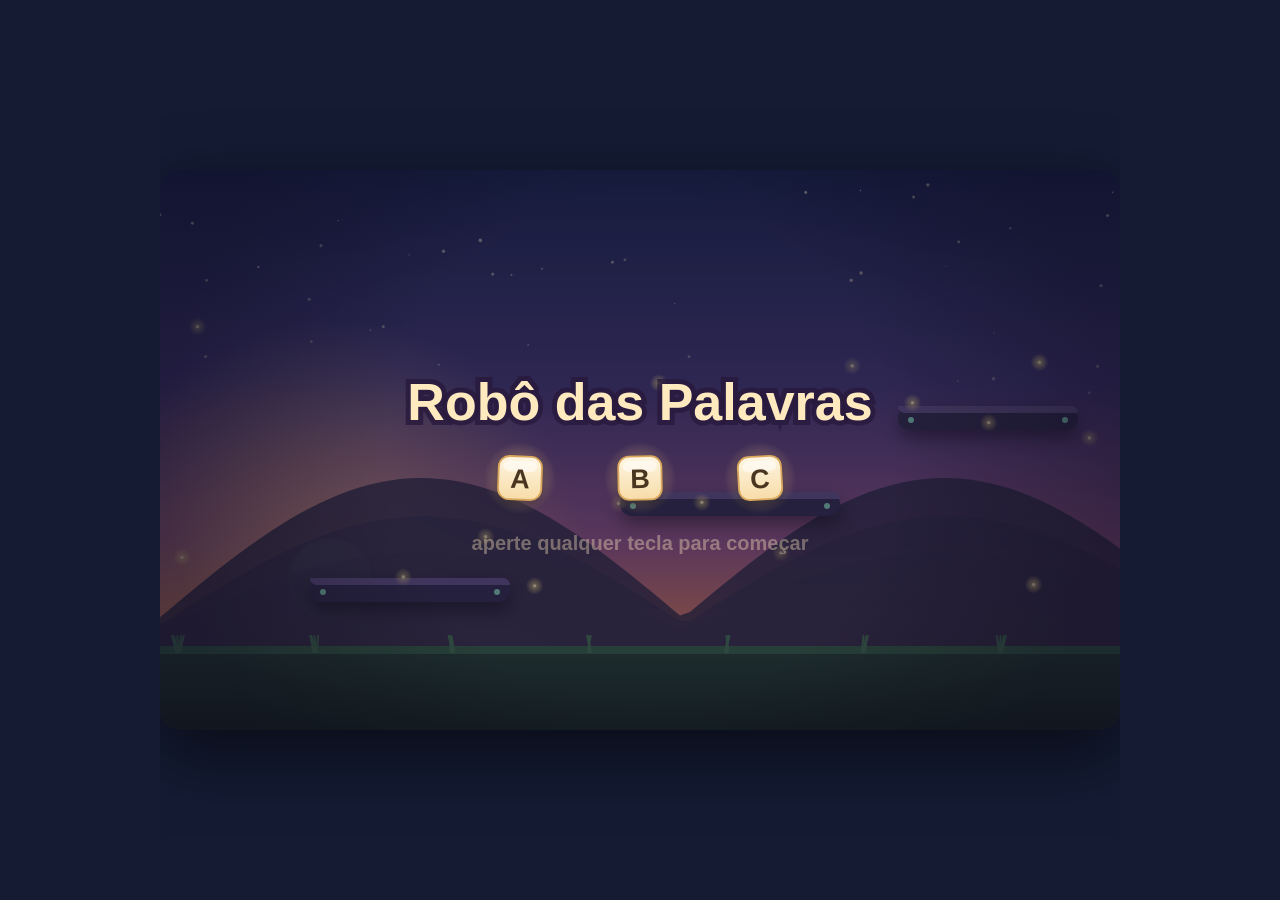
<file: jogos/robo-das-palavras.html>
<!DOCTYPE html>
<html lang="pt-BR">
<head>
<meta charset="UTF-8">
<meta name="viewport" content="width=device-width, initial-scale=1.0">
<title>Robô das Palavras</title>
<style>
  * { margin: 0; padding: 0; box-sizing: border-box; }
  html, body {
    height: 100%;
    background: #141B33;
    display: flex;
    align-items: center;
    justify-content: center;
    font-family: "Arial Rounded MT Bold", "Trebuchet MS", sans-serif;
    overflow: hidden;
  }
  #wrap { position: relative; }
  canvas {
    display: block;
    border-radius: 20px;
    box-shadow: 0 24px 70px rgba(0,0,0,.55);
    max-width: 100vw;
    max-height: 100vh;
  }
  #touch { position: absolute; inset: 0; pointer-events: none; display: none; }
  @media (pointer: coarse) { #touch { display: block; } }
  #touch.show { display: block; }
  .tbtn {
    position: absolute; bottom: 4%; width: 14%; max-width: 84px; aspect-ratio: 1 / 1;
    border-radius: 50%; border: 2px solid rgba(255,220,160,.45);
    background: rgba(28,22,52,.42); color: #FFE9BE;
    font: bold 34px/1 "Arial Rounded MT Bold","Trebuchet MS",sans-serif;
    display: flex; align-items: center; justify-content: center;
    pointer-events: auto; -webkit-tap-highlight-color: transparent;
    touch-action: none; -webkit-user-select: none; user-select: none;
  }
  .tbtn:active { background: rgba(255,210,140,.32); transform: scale(.94); }
  #btnL { left: 4%; }
  #btnR { left: 20%; }
  .tbtn.jump { right: 4%; background: rgba(60,90,150,.5); }
</style>
</head>
<body>
<div id="wrap">
  <canvas id="game" width="960" height="560"></canvas>
  <div id="touch" aria-hidden="true">
    <button class="tbtn" id="btnL" aria-label="esquerda">‹</button>
    <button class="tbtn" id="btnR" aria-label="direita">›</button>
    <button class="tbtn jump" id="btnJ" aria-label="pular">↑</button>
  </div>
</div>

<script>
// ============================================================
// ROBÔ DAS PALAVRAS
// Jogo educativo (pré-alfabetização): o robô coleta letras
// para formar palavras; a palavra completa "cria" o animal.
// Sem bibliotecas, sem imagens externas: canvas + Web Audio +
// síntese de voz do próprio navegador.
// ============================================================

const canvas = document.getElementById('game');
const ctx = canvas.getContext('2d');
const W = canvas.width, H = canvas.height;
const REDUCED = matchMedia('(prefers-reduced-motion: reduce)').matches;

// ---------- as palavras do jogo ----------
const WORDS = [
  { word: 'GATO', animal: 'gato' },
  { word: 'PATO', animal: 'pato' },
  { word: 'URSO', animal: 'urso' },
];
const ALPHABET = 'ABCDEFGHIJLMNOPRSTUV';

// ---------- física (mesma sensação amigável do plataforma) ----------
const TUNE = {
  gravity: 1500, jumpVel: -660, cutFactor: 0.45, maxFall: 620,
  moveSpeed: 280, accelGround: 2600, accelAir: 1700,
  frictionGround: 2200, coyoteTime: 0.12, jumpBuffer: 0.15,
};

// ---------- voz (pt-BR nativa do navegador) ----------
function speak(text, rate){
  if (!('speechSynthesis' in window)) return;
  const u = new SpeechSynthesisUtterance(text);
  u.lang = 'pt-BR';
  u.rate = rate || 0.95;
  speechSynthesis.cancel();
  speechSynthesis.speak(u);
}

// ---------- sons ----------
let audioCtx = null;
function ensureAudio(){
  if (!audioCtx) audioCtx = new (window.AudioContext || window.webkitAudioContext)();
  if (audioCtx.state === 'suspended') audioCtx.resume();
}
function toneAt(freq, start, dur, type, vol){
  const o = audioCtx.createOscillator(), g = audioCtx.createGain();
  o.type = type || 'sine'; o.frequency.value = freq;
  const t0 = audioCtx.currentTime + start;
  g.gain.setValueAtTime(0, t0);
  g.gain.linearRampToValueAtTime(vol || .15, t0 + .01);
  g.gain.exponentialRampToValueAtTime(.001, t0 + dur);
  o.connect(g); g.connect(audioCtx.destination);
  o.start(t0); o.stop(t0 + dur + .05);
}
const sfx = {
  plim(n){ if(audioCtx){ toneAt(700+n*55,0,.12); toneAt(1050+n*80,.05,.2,'sine',.12);} },
  boing(){ if(audioCtx){ toneAt(220,0,.1,'triangle',.12); toneAt(180,.07,.14,'triangle',.1);} },
  jump(){ if(audioCtx) toneAt(330,0,.1,'square',.04); },
  word(){ if(audioCtx) [523,659,784,1047,1319].forEach((f,i)=>toneAt(f,i*.1,.4,'triangle',.16)); },
};

// ---------- entrada ----------
const keys = {};
addEventListener('keydown', e => {
  if (['ArrowLeft','ArrowRight','ArrowUp','Space'].includes(e.code)) e.preventDefault();
  ensureAudio();
  if (game.state === 'title'){ startGame(); return; }
  if (game.state === 'finale' && e.code === 'Enter'){ resetGame(); return; }
  if (!keys[e.code]){
    keys[e.code] = true;
    if (isJump(e.code)) player.jumpBufferTimer = TUNE.jumpBuffer;
  }
});
addEventListener('keyup', e => {
  keys[e.code] = false;
  if (isJump(e.code) && player.vy < 0) player.vy *= TUNE.cutFactor;
});
canvas.addEventListener('pointerdown', () => {
  ensureAudio();
  if (game.state === 'title') startGame();
  else if (game.state === 'finale') resetGame();
});
const isJump = c => c==='Space' || c==='ArrowUp' || c==='KeyW';
const leftHeld  = () => keys['ArrowLeft'] || keys['KeyA'];
const rightHeld = () => keys['ArrowRight'] || keys['KeyD'];

// ---------- controles de toque (celular) ----------
(function bindTouch(){
  const L=document.getElementById('btnL'), R=document.getElementById('btnR'), J=document.getElementById('btnJ');
  if(!L) return;
  const maybeStart=()=>{ if(game.state==='title'){ startGame(); return true; } if(game.state==='finale'){ resetGame(); return true; } return false; };
  const wire=(el,on,off)=>{
    const s=e=>{ e.preventDefault(); ensureAudio(); on(); };
    const f=e=>{ e.preventDefault(); if(off) off(); };
    el.addEventListener('touchstart',s,{passive:false});
    el.addEventListener('touchend',f,{passive:false});
    el.addEventListener('touchcancel',f,{passive:false});
    el.addEventListener('mousedown',s); el.addEventListener('mouseup',f); el.addEventListener('mouseleave',f);
    el.addEventListener('contextmenu',e=>e.preventDefault());
  };
  wire(L, ()=>{ if(maybeStart())return; keys['ArrowLeft']=true; }, ()=>{ keys['ArrowLeft']=false; });
  wire(R, ()=>{ if(maybeStart())return; keys['ArrowRight']=true; }, ()=>{ keys['ArrowRight']=false; });
  wire(J, ()=>{ if(maybeStart())return; player.jumpBufferTimer=TUNE.jumpBuffer; }, ()=>{ if(player.vy<0) player.vy*=TUNE.cutFactor; });
  if (('ontouchstart' in window) || (navigator.maxTouchPoints||0) > 0) document.getElementById('touch').classList.add('show');
})();

// ---------- mundo ----------
const GROUND_Y = H - 84;
const platforms = [
  { x: 0,   y: GROUND_Y, w: W, h: 84, ground: true },
  { x: 150, y: 408, w: 200, h: 24 },
  { x: 460, y: 322, w: 220, h: 24 },
  { x: 738, y: 236, w: 180, h: 24 },
];
// pontos onde as letras podem aparecer
const SPOTS = [
  { x: 260, y: GROUND_Y - 40 }, { x: 500, y: GROUND_Y - 40 }, { x: 820, y: GROUND_Y - 40 },
  { x: 205, y: 368 }, { x: 300, y: 368 },
  { x: 525, y: 282 }, { x: 625, y: 282 },
  { x: 828, y: 196 },
];

// ---------- estado ----------
const game = { state: 'title', wordIdx: 0, celebrateT: 0 };
const player = {
  x: 80, y: GROUND_Y - 60, w: 46, h: 58,
  vx: 0, vy: 0, grounded: false,
  coyoteTimer: 0, jumpBufferTimer: 0, facing: 1,
  squashX: 1, squashY: 1, walkPhase: 0,
  blinkTimer: 2, blinking: 0, antennaBob: 0,
};
let slots = [];        // [{ch, filled}]
let letters = [];      // [{ch, spot, bob, wobble, gone}]
let flyers = [];       // letra voando até a lacuna
let animalsHome = [];  // bichos já conquistados, morando no cenário
let animalWalk = null; // bicho recém-nascido caminhando para casa
const particles = [], confetti = [], floaters = [];

// vagalumes (atmosfera)
const fireflies = [];
const N_FIRE = REDUCED ? 0 : 16;
for (let i=0;i<N_FIRE;i++){
  fireflies.push({
    x: Math.random()*W, y: 120 + Math.random()*(GROUND_Y-160),
    a: Math.random()*7, s: .3 + Math.random()*.7, ph: Math.random()*7,
  });
}
// estrelas
const stars = [];
for (let i=0;i<40;i++){
  stars.push({ x: Math.random()*W, y: Math.random()*H*0.4, r: .6+Math.random()*1.2, ph: Math.random()*7 });
}

// ---------- montagem de cada palavra ----------
function loadWord(idx){
  const data = WORDS[idx];
  slots = data.word.split('').map(ch => ({ ch, filled: false }));

  // letras da palavra + 3 distratoras, em pontos sorteados
  const pool = [...data.word];
  const used = new Set(pool);
  while (pool.length < 7){
    const c = ALPHABET[Math.floor(Math.random()*ALPHABET.length)];
    if (!used.has(c)){ used.add(c); pool.push(c); }
  }
  const spotOrder = [...SPOTS.keys()].sort(() => Math.random()-.5);
  letters = pool.map((ch, i) => ({
    ch, spot: spotOrder[i],
    bob: Math.random()*7, wobble: 0, gone: false,
  }));
}
function startGame(){
  game.state = 'play';
  loadWord(0);
  speak('Encontre as letras para formar a palavra: ' + WORDS[0].word.split('').join(', ') + '. ' + WORDS[0].word);
}
function resetGame(){
  game.state = 'title';
  game.wordIdx = 0;
  animalsHome = []; animalWalk = null;
  player.x = 80; player.y = GROUND_Y - 60; player.vx = 0; player.vy = 0;
}

// ============================================================
// LOOP
// ============================================================
let last = performance.now();
function frame(now){
  let dt = (now-last)/1000; last = now;
  if (dt > .05) dt = .05;
  update(dt, now/1000);
  draw(now/1000);
  requestAnimationFrame(frame);
}
requestAnimationFrame(frame);

// ============================================================
// UPDATE
// ============================================================
function update(dt, t){
  // atmosfera anda sempre
  for (const f of fireflies){
    f.ph += dt; f.a += dt*.4;
    f.x += Math.cos(f.a)*14*dt*f.s*2;
    f.y += Math.sin(f.a*1.3)*10*dt*f.s*2;
    if (f.x<-10) f.x=W+10; if (f.x>W+10) f.x=-10;
  }
  updateFx(dt);
  if (game.state === 'title') return;

  const p = player;

  // ----- movimento -----
  const want = (rightHeld()?1:0) - (leftHeld()?1:0);
  const accel = p.grounded ? TUNE.accelGround : TUNE.accelAir;
  if (want !== 0){
    p.vx += want*accel*dt;
    p.vx = Math.max(-TUNE.moveSpeed, Math.min(TUNE.moveSpeed, p.vx));
    p.facing = want;
  } else if (p.grounded){
    const f = TUNE.frictionGround*dt;
    p.vx = Math.abs(p.vx)<=f ? 0 : p.vx - Math.sign(p.vx)*f;
  }
  p.vy += TUNE.gravity*dt;
  if (p.vy > TUNE.maxFall) p.vy = TUNE.maxFall;

  p.coyoteTimer -= dt; p.jumpBufferTimer -= dt;
  if (p.jumpBufferTimer > 0 && p.coyoteTimer > 0){
    p.vy = TUNE.jumpVel;
    p.jumpBufferTimer = 0; p.coyoteTimer = 0; p.grounded = false;
    p.squashX=.72; p.squashY=1.32;
    dust(p.x+p.w/2, p.y+p.h, 6);
    sfx.jump();
  }

  const wasG = p.grounded;
  p.x += p.vx*dt;
  if (p.x<6){p.x=6;p.vx=0;} if (p.x+p.w>W-6){p.x=W-6-p.w;p.vx=0;}
  p.y += p.vy*dt;
  p.grounded = false;
  for (const pl of platforms){
    const ox = p.x+p.w>pl.x+4 && p.x<pl.x+pl.w-4;
    const feetPrev = p.y+p.h - p.vy*dt;
    if (p.vy>=0 && ox && feetPrev<=pl.y+1 && p.y+p.h>=pl.y){
      p.y = pl.y-p.h; p.vy = 0; p.grounded = true;
    }
  }
  if (p.grounded){
    p.coyoteTimer = TUNE.coyoteTime;
    if (!wasG){ p.squashX=1.3; p.squashY=.7; dust(p.x+p.w/2, p.y+p.h, 8); }
  }
  p.squashX += (1-p.squashX)*Math.min(1,12*dt);
  p.squashY += (1-p.squashY)*Math.min(1,12*dt);
  if (p.grounded && Math.abs(p.vx)>20) p.walkPhase += Math.abs(p.vx)*dt*.09;
  p.antennaBob += dt*4;
  p.blinkTimer -= dt;
  if (p.blinkTimer<=0){ p.blinking=.13; p.blinkTimer=2+Math.random()*3.5; }
  if (p.blinking>0) p.blinking -= dt;

  // ----- letras -----
  if (game.state === 'play'){
    for (const L of letters){
      if (L.gone) continue;
      L.bob += dt*2.6;
      if (L.wobble>0) L.wobble -= dt;
      const s = SPOTS[L.spot];
      const ly = s.y + Math.sin(L.bob)*(REDUCED?1:5);
      const dx = (p.x+p.w/2)-s.x, dy = (p.y+p.h/2)-ly;
      if (dx*dx+dy*dy < 44*44) collectLetter(L, s.x, ly);
    }
  }

  // ----- celebração / próxima palavra -----
  if (game.state === 'celebrate'){
    game.celebrateT -= dt;
    if (game.celebrateT <= 0){
      game.wordIdx++;
      if (game.wordIdx >= WORDS.length){
        game.state = 'finale';
        speak('Parabéns! Você formou todas as palavras!');
        rainConfetti(120);
      } else {
        game.state = 'play';
        loadWord(game.wordIdx);
        const w = WORDS[game.wordIdx].word;
        speak('Agora, a palavra: ' + w.split('').join(', ') + '. ' + w);
      }
    }
  }

  // bicho recém-criado caminha até seu lugar
  if (animalWalk){
    const a = animalWalk;
    a.walkPh += dt*8;
    const dir = Math.sign(a.targetX - a.x);
    a.x += dir * 90 * dt;
    if (Math.abs(a.targetX - a.x) < 6){
      a.x = a.targetX;
      animalsHome.push(a);
      animalWalk = null;
    }
  }
}

function collectLetter(L, x, y){
  const slot = slots.find(s => !s.filled && s.ch === L.ch);
  if (slot){
    L.gone = true;
    slot.filling = true; // marca para a animação de chegada
    const target = slotPos(slots.indexOf(slot));
    flyers.push({ ch: L.ch, x, y, tx: target.x, ty: target.y, t: 0, slot });
    sfx.plim(slots.filter(s=>s.filled).length);
    speak(L.ch);
    burst(x, y, 12, 'gold');
  } else {
    // letra que não pertence: fala o nome (também ensina!) e pula para outro canto
    L.wobble = .6;
    sfx.boing();
    speak(L.ch);
    const free = [...SPOTS.keys()].filter(i => !letters.some(o => !o.gone && o.spot===i));
    if (free.length) L.spot = free[Math.floor(Math.random()*free.length)];
  }
}
function wordComplete(){
  game.state = 'celebrate';
  game.celebrateT = 3.6;
  const data = WORDS[game.wordIdx];
  sfx.word();
  setTimeout(() => speak(data.word + '!', .85), 500);
  rainConfetti(REDUCED ? 20 : 70);
  floatText(W/2, 180, data.word + '!', 46, '#FFD97A');
  // o animal nasce ao lado do robô e caminha para casa
  animalWalk = {
    type: data.animal,
    x: player.x + player.w/2 + 60,
    y: GROUND_Y,
    targetX: 90 + animalsHome.length * 95,
    walkPh: 0,
  };
  burst(animalWalk.x, GROUND_Y-30, 20, 'spark');
}

// ============================================================
// EFEITOS
// ============================================================
function dust(x,y,n){
  for(let i=0;i<n;i++) particles.push({x:x+(Math.random()-.5)*40,y,vx:(Math.random()-.5)*140,vy:-Math.random()*120-20,life:.4+Math.random()*.3,t:0,r:3+Math.random()*3,c:'dust'});
}
function burst(x,y,n,c){
  for(let i=0;i<n;i++){const a=Math.random()*7,s=90+Math.random()*200;
    particles.push({x,y,vx:Math.cos(a)*s,vy:Math.sin(a)*s-60,life:.5+Math.random()*.5,t:0,r:2.5+Math.random()*3.5,c});}
}
function rainConfetti(n){
  const cols=['#FFD97A','#FF8FA3','#8AD7C1','#9FB8FF','#FFB26B'];
  for(let i=0;i<n;i++) confetti.push({x:Math.random()*W,y:-20-Math.random()*200,vy:120+Math.random()*160,vx:(Math.random()-.5)*60,rot:Math.random()*7,vr:(Math.random()-.5)*8,w:6+Math.random()*6,h:4+Math.random()*5,c:cols[i%cols.length]});
}
function floatText(x,y,text,size,color){ floaters.push({x,y,text,size,color,t:0,life:1.6}); }
function updateFx(dt){
  for(let i=particles.length-1;i>=0;i--){const d=particles[i];d.t+=dt;
    if(d.t>=d.life){particles.splice(i,1);continue;}
    d.x+=d.vx*dt;d.y+=d.vy*dt;d.vy+=300*dt;}
  for(let i=confetti.length-1;i>=0;i--){const c=confetti[i];
    c.y+=c.vy*dt;c.x+=c.vx*dt+Math.sin(c.rot)*20*dt;c.rot+=c.vr*dt;
    if(c.y>H+20)confetti.splice(i,1);}
  for(let i=floaters.length-1;i>=0;i--){const f=floaters[i];f.t+=dt;f.y-=26*dt;
    if(f.t>=f.life)floaters.splice(i,1);}
  for(let i=flyers.length-1;i>=0;i--){const fl=flyers[i];fl.t+=dt*1.8;
    if(fl.t>=1){
      fl.slot.filled=true; flyers.splice(i,1);
      burst(fl.tx,fl.ty,8,'gold');
      if(slots.every(s=>s.filled) && game.state==='play') wordComplete();
    }}
}

// ============================================================
// DRAW
// ============================================================
function slotPos(i){
  const n = slots.length, tileW = 52, gap = 10;
  const total = n*tileW + (n-1)*gap;
  return { x: W/2 - total/2 + i*(tileW+gap) + tileW/2, y: 64 };
}

function draw(t){
  // ---- céu do entardecer ----
  const sky = ctx.createLinearGradient(0,0,0,GROUND_Y);
  sky.addColorStop(0,  '#1E2A56');
  sky.addColorStop(.45,'#4A3F7E');
  sky.addColorStop(.78,'#9A5B8F');
  sky.addColorStop(1,  '#E8875F');
  ctx.fillStyle = sky;
  ctx.fillRect(0,0,W,GROUND_Y);

  // estrelas no alto
  for (const s of stars){
    const a = .3 + .4*Math.abs(Math.sin(t*.8 + s.ph)) * (1 - s.y/(H*.45));
    ctx.fillStyle = `rgba(255,240,220,${a})`;
    ctx.beginPath(); ctx.arc(s.x, s.y, s.r, 0, 7); ctx.fill();
  }

  // sol baixo com halo
  const sunX = 170, sunY = GROUND_Y - 66;
  const halo = ctx.createRadialGradient(sunX,sunY,10,sunX,sunY,260);
  halo.addColorStop(0,'rgba(255,196,120,.55)');
  halo.addColorStop(1,'rgba(255,196,120,0)');
  ctx.fillStyle = halo; ctx.fillRect(0,0,W,GROUND_Y);
  ctx.fillStyle = '#FFD9A0';
  ctx.beginPath(); ctx.arc(sunX,sunY,42,0,7); ctx.fill();
  ctx.fillStyle = '#FFEFD0';
  ctx.beginPath(); ctx.arc(sunX-10,sunY-10,26,0,7); ctx.fill();

  // colinas em camadas (perspectiva atmosférica)
  hillLayer(GROUND_Y, '#6E5580', .35, 78, t*2);
  hillLayer(GROUND_Y, '#4B3F63', .55, 108, -t*1.2);
  hillLayer(GROUND_Y, '#33304E', .8, 140, t*.6);

  // ---- chão ----
  const gr = ctx.createLinearGradient(0,GROUND_Y,0,H);
  gr.addColorStop(0,'#2E4A3C');
  gr.addColorStop(1,'#1C2E26');
  ctx.fillStyle = gr;
  ctx.fillRect(0,GROUND_Y,W,H-GROUND_Y);
  ctx.fillStyle = '#3E6B4F';
  ctx.fillRect(0,GROUND_Y,W,8);
  // tufos de grama
  ctx.strokeStyle = '#4C7D5C'; ctx.lineWidth = 2; ctx.lineCap='round';
  for (let i=0;i<30;i++){
    const gx = (i*137+20)%W, sway = Math.sin(t*1.5+i)*2;
    ctx.beginPath(); ctx.moveTo(gx, GROUND_Y+6);
    ctx.quadraticCurveTo(gx+sway, GROUND_Y-4, gx+sway*2, GROUND_Y-10);
    ctx.stroke();
  }

  // ---- plataformas ----
  for (const pl of platforms){
    if (pl.ground) continue;
    ctx.save();
    ctx.shadowColor = 'rgba(0,0,0,.4)';
    ctx.shadowBlur = 18; ctx.shadowOffsetY = 8;
    roundRect(pl.x, pl.y, pl.w, pl.h, 12, '#3A3357');
    ctx.restore();
    roundRect(pl.x, pl.y, pl.w, 7, 7, '#6C5B92');
    ctx.fillStyle = '#8AD7C1';
    ctx.beginPath(); ctx.arc(pl.x+13, pl.y+pl.h/2+2, 3, 0, 7); ctx.fill();
    ctx.beginPath(); ctx.arc(pl.x+pl.w-13, pl.y+pl.h/2+2, 3, 0, 7); ctx.fill();
  }

  // vagalumes (atrás dos objetos de jogo)
  for (const f of fireflies){
    const glow = .35+.45*Math.abs(Math.sin(f.ph*1.4));
    const g = ctx.createRadialGradient(f.x,f.y,0,f.x,f.y,9);
    g.addColorStop(0,`rgba(255,230,140,${glow})`);
    g.addColorStop(1,'rgba(255,230,140,0)');
    ctx.fillStyle = g;
    ctx.beginPath(); ctx.arc(f.x,f.y,9,0,7); ctx.fill();
    ctx.fillStyle = `rgba(255,246,200,${glow+.2})`;
    ctx.beginPath(); ctx.arc(f.x,f.y,1.6,0,7); ctx.fill();
  }

  // ---- bichos que já moram aqui ----
  for (const a of animalsHome) drawAnimal(a.type, a.x, a.y, t, false);
  if (animalWalk) drawAnimal(animalWalk.type, animalWalk.x, animalWalk.y, t, true, animalWalk.walkPh);

  // ---- letras ----
  if (game.state === 'play' || game.state === 'celebrate'){
    for (const L of letters){
      if (L.gone) continue;
      const s = SPOTS[L.spot];
      const ly = s.y + Math.sin(L.bob)*(REDUCED?1:5);
      const wob = L.wobble>0 ? Math.sin(L.wobble*30)*.12 : 0;
      drawTile(s.x, ly, L.ch, 1, wob, t);
    }
  }
  // letras voando até a lacuna
  for (const fl of flyers){
    const k = easeOut(fl.t);
    const x = fl.x + (fl.tx-fl.x)*k;
    const y = fl.y + (fl.ty-fl.y)*k - Math.sin(k*Math.PI)*70;
    drawTile(x, y, fl.ch, 1-.25*k, 0, t);
  }

  // partículas
  for (const d of particles){
    const a = 1-d.t/d.life;
    ctx.fillStyle = d.c==='gold' ? `rgba(255,205,110,${a})`
                  : d.c==='spark'? `rgba(255,255,255,${a})`
                  : `rgba(210,200,190,${.6*a})`;
    ctx.beginPath(); ctx.arc(d.x,d.y,d.r*(0.5+0.5*a),0,7); ctx.fill();
  }

  if (game.state !== 'title') drawRobot(player, t);

  // confete
  for (const c of confetti){
    ctx.save(); ctx.translate(c.x,c.y); ctx.rotate(c.rot);
    ctx.fillStyle = c.c; ctx.fillRect(-c.w/2,-c.h/2,c.w,c.h);
    ctx.restore();
  }
  // textos flutuantes
  for (const f of floaters){
    const a = Math.min(1, (f.life-f.t)/.5);
    ctx.textAlign='center';
    ctx.font = `bold ${f.size}px "Arial Rounded MT Bold","Trebuchet MS",sans-serif`;
    ctx.globalAlpha = a;
    ctx.lineWidth = 8; ctx.strokeStyle = 'rgba(40,25,60,.7)';
    ctx.strokeText(f.text, f.x, f.y);
    ctx.fillStyle = f.color;
    ctx.fillText(f.text, f.x, f.y);
    ctx.globalAlpha = 1;
  }

  // ---- painel da palavra ----
  if (game.state === 'play' || game.state === 'celebrate') drawWordPanel(t);

  // vinheta suave
  const vg = ctx.createRadialGradient(W/2,H/2,H*.45,W/2,H/2,H*.85);
  vg.addColorStop(0,'rgba(0,0,0,0)');
  vg.addColorStop(1,'rgba(10,8,25,.35)');
  ctx.fillStyle = vg; ctx.fillRect(0,0,W,H);

  // telas de estado
  if (game.state === 'title') drawTitle(t);
  if (game.state === 'finale') drawFinale(t);
}

// ---------- painel da palavra ----------
function drawWordPanel(t){
  const n = slots.length, tileW = 52, gap = 10;
  const total = n*tileW + (n-1)*gap;
  const px = W/2 - total/2 - 22, py = 26, pw = total+44, ph = 78;

  ctx.save();
  ctx.shadowColor='rgba(0,0,0,.45)'; ctx.shadowBlur=22; ctx.shadowOffsetY=6;
  roundRect(px, py, pw, ph, 20, 'rgba(28,22,52,.82)');
  ctx.restore();
  ctx.strokeStyle='rgba(255,210,140,.35)'; ctx.lineWidth=1.5;
  roundRectPath(px, py, pw, ph, 20); ctx.stroke();

  for (let i=0;i<n;i++){
    const pos = slotPos(i);
    const s = slots[i];
    if (s.filled){
      const pop = 1 + .1*Math.max(0, Math.sin((t*6)))*0;
      drawTile(pos.x, pos.y, s.ch, pop, 0, t, true);
    } else {
      // lacuna com letra-fantasma: a criança emparelha pela forma
      roundRect(pos.x-24, pos.y-24, 48, 48, 12, 'rgba(255,255,255,.07)');
      ctx.strokeStyle='rgba(255,220,160,.3)'; ctx.lineWidth=2;
      roundRectPath(pos.x-24, pos.y-24, 48, 48, 12); ctx.stroke();
      ctx.textAlign='center'; ctx.textBaseline='middle';
      ctx.font='bold 30px "Arial Rounded MT Bold","Trebuchet MS",sans-serif';
      ctx.fillStyle='rgba(255,230,180,.28)';
      ctx.fillText(s.ch, pos.x, pos.y+2);
    }
  }
  // progresso: uma patinha por palavra
  for (let i=0;i<WORDS.length;i++){
    const dx = W/2 - (WORDS.length-1)*11 + i*22;
    ctx.fillStyle = i < game.wordIdx + (game.state==='celebrate'?1:0)
      ? '#FFD97A' : 'rgba(255,255,255,.22)';
    ctx.beginPath(); ctx.arc(dx, py+ph+12, 5, 0, 7); ctx.fill();
  }
  ctx.textBaseline='alphabetic';
}

// ---------- tijolinho de letra ----------
function drawTile(x, y, ch, scale, wobble, t, inPanel){
  ctx.save();
  ctx.translate(x, y);
  ctx.rotate(wobble || 0);
  ctx.scale(scale, scale);
  if (!inPanel){
    // halo quente — as letras são a coisa mais luminosa da cena
    const g = ctx.createRadialGradient(0,0,10,0,0,40);
    g.addColorStop(0,'rgba(255,214,140,.4)');
    g.addColorStop(1,'rgba(255,214,140,0)');
    ctx.fillStyle=g; ctx.beginPath(); ctx.arc(0,0,40,0,7); ctx.fill();
  }
  ctx.save();
  ctx.shadowColor='rgba(0,0,0,.35)'; ctx.shadowBlur=10; ctx.shadowOffsetY=4;
  const body = ctx.createLinearGradient(0,-24,0,24);
  body.addColorStop(0,'#FFF6E3');
  body.addColorStop(1,'#F7DCA8');
  ctx.fillStyle = body;
  roundRectPath(-24,-24,48,48,12); ctx.fill();
  ctx.restore();
  ctx.strokeStyle='#D9A85C'; ctx.lineWidth=2;
  roundRectPath(-24,-24,48,48,12); ctx.stroke();
  ctx.fillStyle='rgba(255,255,255,.55)';
  roundRectPath(-19,-19,38,12,7); ctx.fill();
  ctx.textAlign='center'; ctx.textBaseline='middle';
  ctx.font='bold 30px "Arial Rounded MT Bold","Trebuchet MS",sans-serif';
  ctx.fillStyle='#4A3520';
  ctx.fillText(ch, 0, 3);
  ctx.restore();
  ctx.textBaseline='alphabetic';
}

// ---------- robô (com iluminação do entardecer) ----------
function drawRobot(p, t){
  const cx = p.x+p.w/2, feetY = p.y+p.h;
  ctx.save();
  ctx.translate(cx, feetY);
  ctx.scale(p.squashX, p.squashY);
  ctx.translate(-p.w/2, -p.h);

  const bodyW=p.w, bodyH=34, headW=38, headH=26;
  const walking = p.grounded && Math.abs(p.vx)>20;
  const legLift = walking ? Math.sin(p.walkPhase)*5 : 0;

  ctx.fillStyle='rgba(0,0,0,.3)';
  ctx.beginPath(); ctx.ellipse(bodyW/2,p.h-1,bodyW*.55,5,0,0,7); ctx.fill();

  ctx.fillStyle='#2E4468';
  roundRectPath(bodyW/2-16,p.h-14-Math.max(0,legLift),12,14,4); ctx.fill();
  roundRectPath(bodyW/2+4, p.h-14-Math.max(0,-legLift),12,14,4); ctx.fill();
  ctx.fillStyle='#22314E';
  roundRectPath(bodyW/2-19,p.h-6-Math.max(0,legLift),18,6,3); ctx.fill();
  roundRectPath(bodyW/2+1, p.h-6-Math.max(0,-legLift),18,6,3); ctx.fill();

  const bodyY = p.h-14-bodyH;
  const bg = ctx.createLinearGradient(0,bodyY,0,bodyY+bodyH);
  bg.addColorStop(0,'#5C8FDA'); bg.addColorStop(1,'#31518F');
  ctx.fillStyle=bg; roundRectPath(0,bodyY,bodyW,bodyH,10); ctx.fill();
  // luz quente do sol vinda da esquerda (rim light)
  ctx.strokeStyle='rgba(255,190,120,.55)'; ctx.lineWidth=2.5;
  ctx.beginPath(); ctx.moveTo(3,bodyY+bodyH-6); ctx.quadraticCurveTo(0,bodyY+6,10,bodyY+2); ctx.stroke();

  roundRect(bodyW/2-11,bodyY+13,22,14,5,'#E8EEFF');
  ctx.save();
  ctx.shadowColor='#7CF2B0'; ctx.shadowBlur=10;
  ctx.fillStyle='#7CF2B0';
  ctx.beginPath(); ctx.arc(bodyW/2,bodyY+20,4+Math.sin(t*3)*.8,0,7); ctx.fill();
  ctx.restore();

  const armSwing = walking ? Math.sin(p.walkPhase)*8 : Math.sin(t*2)*2;
  ctx.fillStyle='#3A6AB5';
  roundRectPath(-7,bodyY+8+armSwing,9,20,4); ctx.fill();
  roundRectPath(bodyW-2,bodyY+8-armSwing,9,20,4); ctx.fill();
  ctx.fillStyle='#F2B457';
  roundRectPath(-9,bodyY+3+armSwing,14,9,4); ctx.fill();
  roundRectPath(bodyW-5,bodyY+3-armSwing,14,9,4); ctx.fill();

  const headX=bodyW/2-headW/2, headY=bodyY-headH-3;
  const hg = ctx.createLinearGradient(0,headY,0,headY+headH);
  hg.addColorStop(0,'#6BA0E8'); hg.addColorStop(1,'#3D64AC');
  ctx.fillStyle=hg; roundRectPath(headX,headY,headW,headH,9); ctx.fill();
  ctx.strokeStyle='rgba(255,190,120,.5)'; ctx.lineWidth=2;
  ctx.beginPath(); ctx.moveTo(headX+2,headY+headH-4); ctx.quadraticCurveTo(headX,headY+4,headX+8,headY+1); ctx.stroke();

  ctx.fillStyle='#F2B457';
  roundRectPath(headX-5,headY+8,5,10,2); ctx.fill();
  roundRectPath(headX+headW,headY+8,5,10,2); ctx.fill();

  const bob = Math.sin(p.antennaBob)*2 + (p.grounded?0:-3);
  ctx.strokeStyle='#2E4468'; ctx.lineWidth=3; ctx.lineCap='round';
  for (const off of [-6,6]){
    ctx.beginPath(); ctx.moveTo(bodyW/2+off,headY); ctx.lineTo(bodyW/2+off+bob,headY-10); ctx.stroke();
    ctx.save();
    ctx.shadowColor='#FFD97A'; ctx.shadowBlur=8;
    ctx.fillStyle='#FFD97A';
    ctx.beginPath(); ctx.arc(bodyW/2+off+bob,headY-13,4.5,0,7); ctx.fill();
    ctx.restore();
  }

  const lookX = p.facing*Math.min(3,Math.abs(p.vx)/60);
  const lookY = p.vy<-50?-2:(p.vy>120?2:0);
  const eyeH = p.blinking>0?1.5:8;
  for (const side of [-1,1]){
    const ex=bodyW/2+side*9, ey=headY+14;
    ctx.fillStyle='#FFFFFF';
    ctx.beginPath(); ctx.ellipse(ex,ey,7.5,eyeH,0,0,7); ctx.fill();
    if (p.blinking<=0){
      ctx.fillStyle='#1C2740';
      ctx.beginPath(); ctx.arc(ex+lookX,ey+lookY,3.6,0,7); ctx.fill();
      ctx.fillStyle='#FFF';
      ctx.beginPath(); ctx.arc(ex+lookX-1.2,ey+lookY-1.2,1.3,0,7); ctx.fill();
    }
  }
  ctx.strokeStyle='#1C2740'; ctx.lineWidth=2;
  ctx.beginPath(); ctx.arc(bodyW/2,headY+19.5,5,.15*Math.PI,.85*Math.PI); ctx.stroke();
  ctx.restore();
}

// ---------- bichos ----------
function drawAnimal(type, x, groundY, t, walking, walkPh){
  const hop = walking ? Math.abs(Math.sin(walkPh||0))*4 : 0;
  const breathe = Math.sin(t*2 + x)*1.5;
  ctx.save();
  ctx.translate(x, groundY - hop);
  ctx.fillStyle='rgba(0,0,0,.3)';
  ctx.beginPath(); ctx.ellipse(0,0,30,5,0,0,7); ctx.fill();

  if (type==='gato'){
    ctx.fillStyle='#E8934A';
    ctx.beginPath(); ctx.ellipse(0,-20+breathe*.3,24,18,0,0,7); ctx.fill(); // corpo
    ctx.strokeStyle='#E8934A'; ctx.lineWidth=6; ctx.lineCap='round';
    ctx.beginPath(); ctx.moveTo(20,-24); ctx.quadraticCurveTo(38,-30+Math.sin(t*3)*4,34,-48); ctx.stroke(); // cauda
    ctx.fillStyle='#F2A96B';
    ctx.beginPath(); ctx.arc(-14,-40+breathe*.3,15,0,7); ctx.fill(); // cabeça
    // orelhas
    ctx.fillStyle='#E8934A';
    tri(-24,-50,-19,-62,-13,-51); tri(-14,-52,-9,-63,-3,-51);
    // olhos e focinho
    ctx.fillStyle='#2A1F14';
    ctx.beginPath(); ctx.arc(-19,-42,2.2,0,7); ctx.fill();
    ctx.beginPath(); ctx.arc(-9,-42,2.2,0,7); ctx.fill();
    ctx.fillStyle='#C9605B';
    tri(-16,-37,-12,-37,-14,-34);
    ctx.strokeStyle='#2A1F14'; ctx.lineWidth=1.2;
    for (const s of [-1,1]) for (let i=0;i<2;i++){
      ctx.beginPath(); ctx.moveTo(-14+s*6,-36+i*3); ctx.lineTo(-14+s*16,-37+i*4); ctx.stroke();
    }
    // listras
    ctx.strokeStyle='#C9722E'; ctx.lineWidth=3;
    ctx.beginPath(); ctx.moveTo(4,-34); ctx.quadraticCurveTo(8,-28,4,-22); ctx.stroke();
    ctx.beginPath(); ctx.moveTo(12,-32); ctx.quadraticCurveTo(16,-26,12,-20); ctx.stroke();
  }
  if (type==='pato'){
    ctx.fillStyle='#F5D563';
    ctx.beginPath(); ctx.ellipse(2,-18+breathe*.3,20,15,0,0,7); ctx.fill();
    ctx.beginPath(); ctx.arc(-14,-36+breathe*.3,12,0,7); ctx.fill();
    ctx.fillStyle='#E8C14E'; // asa
    ctx.beginPath(); ctx.ellipse(6,-18,11,8,-.3,0,7); ctx.fill();
    ctx.fillStyle='#EE8B3A'; // bico
    ctx.beginPath(); ctx.ellipse(-27,-34,7,4,0,0,7); ctx.fill();
    ctx.fillStyle='#2A1F14';
    ctx.beginPath(); ctx.arc(-17,-39,2.2,0,7); ctx.fill();
    ctx.strokeStyle='#EE8B3A'; ctx.lineWidth=3; ctx.lineCap='round'; // patas
    ctx.beginPath(); ctx.moveTo(-4,-4); ctx.lineTo(-4,0); ctx.moveTo(8,-4); ctx.lineTo(8,0); ctx.stroke();
  }
  if (type==='urso'){
    ctx.fillStyle='#9A6B45';
    ctx.beginPath(); ctx.ellipse(0,-22+breathe*.3,26,21,0,0,7); ctx.fill();
    ctx.beginPath(); ctx.arc(-12,-46+breathe*.3,16,0,7); ctx.fill();
    ctx.fillStyle='#7E5433'; // orelhas
    ctx.beginPath(); ctx.arc(-24,-58,6,0,7); ctx.fill();
    ctx.beginPath(); ctx.arc(-2,-59,6,0,7); ctx.fill();
    ctx.fillStyle='#C99B6F'; // focinho
    ctx.beginPath(); ctx.ellipse(-16,-41,8,6,0,0,7); ctx.fill();
    ctx.fillStyle='#2A1F14';
    ctx.beginPath(); ctx.arc(-19,-43,2.6,0,7); ctx.fill();
    ctx.beginPath(); ctx.arc(-18,-49,2.2,0,7); ctx.fill();
    ctx.beginPath(); ctx.arc(-6,-49,2.2,0,7); ctx.fill();
    ctx.fillStyle='#C99B6F'; // barriga
    ctx.beginPath(); ctx.ellipse(2,-18,13,11,0,0,7); ctx.fill();
  }
  ctx.restore();

  function tri(x1,y1,x2,y2,x3,y3){
    ctx.beginPath(); ctx.moveTo(x1,y1); ctx.lineTo(x2,y2); ctx.lineTo(x3,y3);
    ctx.closePath(); ctx.fill();
  }
}

// ---------- telas ----------
function drawTitle(t){
  ctx.fillStyle='rgba(12,10,30,.45)';
  ctx.fillRect(0,0,W,H);
  ctx.textAlign='center';
  ctx.font='bold 52px "Arial Rounded MT Bold","Trebuchet MS",sans-serif';
  ctx.lineWidth=10; ctx.strokeStyle='rgba(40,25,60,.8)';
  ctx.strokeText('Robô das Palavras', W/2, H/2-30);
  ctx.fillStyle='#FFE9BE';
  ctx.fillText('Robô das Palavras', W/2, H/2-30);
  drawTile(W/2-120, H/2+28, 'A', .9, Math.sin(t*2)*.06, t);
  drawTile(W/2,     H/2+28, 'B', .9, Math.sin(t*2+1)*.06, t);
  drawTile(W/2+120, H/2+28, 'C', .9, Math.sin(t*2+2)*.06, t);
  const a = .6+.4*Math.sin(t*3);
  ctx.font='bold 20px "Arial Rounded MT Bold","Trebuchet MS",sans-serif';
  ctx.fillStyle=`rgba(255,235,190,${a})`;
  ctx.fillText('aperte qualquer tecla para começar', W/2, H/2+100);
}
function drawFinale(t){
  ctx.textAlign='center';
  ctx.font='bold 46px "Arial Rounded MT Bold","Trebuchet MS",sans-serif';
  ctx.lineWidth=9; ctx.strokeStyle='rgba(40,25,60,.8)';
  const bounce = Math.sin(t*4)*5;
  ctx.strokeText('Parabéns! 🎉', W/2, 160+bounce);
  ctx.fillStyle='#FFD97A';
  ctx.fillText('Parabéns! 🎉', W/2, 160+bounce);
  ctx.font='bold 19px "Arial Rounded MT Bold","Trebuchet MS",sans-serif';
  ctx.fillStyle='rgba(255,235,190,.85)';
  ctx.fillText('você formou todas as palavras — aperte ENTER para jogar de novo', W/2, 196);
  if (Math.random()<.05) rainConfetti(6);
}

// ---------- helpers ----------
function hillLayer(baseY, color, alpha, amp, drift){
  ctx.save();
  ctx.globalAlpha = alpha;
  ctx.fillStyle = color;
  ctx.beginPath();
  ctx.moveTo(-20, baseY);
  for (let x=-20; x<=W+20; x+=10){
    const yy = baseY - Math.abs(Math.sin((x+drift)*.006))*amp - amp*.2;
    ctx.lineTo(x, yy);
  }
  ctx.lineTo(W+20, baseY);
  ctx.closePath(); ctx.fill();
  ctx.restore();
}
function easeOut(k){ k=Math.min(1,k); return 1-Math.pow(1-k,3); }
function roundRectPath(x,y,w,h,r){
  ctx.beginPath();
  ctx.moveTo(x+r,y);
  ctx.arcTo(x+w,y,x+w,y+h,r);
  ctx.arcTo(x+w,y+h,x,y+h,r);
  ctx.arcTo(x,y+h,x,y,r);
  ctx.arcTo(x,y,x+w,y,r);
  ctx.closePath();
}
function roundRect(x,y,w,h,r,color){
  ctx.fillStyle=color;
  roundRectPath(x,y,w,h,r);
  ctx.fill();
}
</script>
</body>
</html>
</file>
<file: site_libs/quarto-html/tippy.css>
.tippy-box[data-animation=fade][data-state=hidden]{opacity:0}[data-tippy-root]{max-width:calc(100vw - 10px)}.tippy-box{position:relative;background-color:#333;color:#fff;border-radius:4px;font-size:14px;line-height:1.4;white-space:normal;outline:0;transition-property:transform,visibility,opacity}.tippy-box[data-placement^=top]>.tippy-arrow{bottom:0}.tippy-box[data-placement^=top]>.tippy-arrow:before{bottom:-7px;left:0;border-width:8px 8px 0;border-top-color:initial;transform-origin:center top}.tippy-box[data-placement^=bottom]>.tippy-arrow{top:0}.tippy-box[data-placement^=bottom]>.tippy-arrow:before{top:-7px;left:0;border-width:0 8px 8px;border-bottom-color:initial;transform-origin:center bottom}.tippy-box[data-placement^=left]>.tippy-arrow{right:0}.tippy-box[data-placement^=left]>.tippy-arrow:before{border-width:8px 0 8px 8px;border-left-color:initial;right:-7px;transform-origin:center left}.tippy-box[data-placement^=right]>.tippy-arrow{left:0}.tippy-box[data-placement^=right]>.tippy-arrow:before{left:-7px;border-width:8px 8px 8px 0;border-right-color:initial;transform-origin:center right}.tippy-box[data-inertia][data-state=visible]{transition-timing-function:cubic-bezier(.54,1.5,.38,1.11)}.tippy-arrow{width:16px;height:16px;color:#333}.tippy-arrow:before{content:"";position:absolute;border-color:transparent;border-style:solid}.tippy-content{position:relative;padding:5px 9px;z-index:1}
</file>
<file: site_libs/quarto-html/quarto-syntax-highlighting-dark-c283ae31748ff8d5804672a352b4afb6.css>
/* quarto syntax highlight colors */
:root {
  --quarto-hl-al-color: #f07178;
  --quarto-hl-an-color: #d4d0ab;
  --quarto-hl-at-color: #00e0e0;
  --quarto-hl-bn-color: #d4d0ab;
  --quarto-hl-bu-color: #abe338;
  --quarto-hl-ch-color: #abe338;
  --quarto-hl-co-color: #f8f8f2;
  --quarto-hl-cv-color: #ffd700;
  --quarto-hl-cn-color: #ffd700;
  --quarto-hl-cf-color: #ffa07a;
  --quarto-hl-dt-color: #ffa07a;
  --quarto-hl-dv-color: #d4d0ab;
  --quarto-hl-do-color: #f8f8f2;
  --quarto-hl-er-color: #f07178;
  --quarto-hl-ex-color: #00e0e0;
  --quarto-hl-fl-color: #d4d0ab;
  --quarto-hl-fu-color: #ffa07a;
  --quarto-hl-im-color: #abe338;
  --quarto-hl-in-color: #d4d0ab;
  --quarto-hl-kw-color: #ffa07a;
  --quarto-hl-op-color: #ffa07a;
  --quarto-hl-ot-color: #00e0e0;
  --quarto-hl-pp-color: #dcc6e0;
  --quarto-hl-re-color: #00e0e0;
  --quarto-hl-sc-color: #abe338;
  --quarto-hl-ss-color: #abe338;
  --quarto-hl-st-color: #abe338;
  --quarto-hl-va-color: #00e0e0;
  --quarto-hl-vs-color: #abe338;
  --quarto-hl-wa-color: #dcc6e0;
}

/* other quarto variables */
:root {
  --quarto-font-monospace: "IBM Plex Mono", SFMono-Regular, Menlo, monospace;
}

/* syntax highlight based on Pandoc's rules */
pre > code.sourceCode > span {
  color: #f8f8f2;
}

code.sourceCode > span {
  color: #f8f8f2;
}

div.sourceCode,
div.sourceCode pre.sourceCode {
  color: #f8f8f2;
}

/* Normal */
code span {
  color: #f8f8f2;
}

/* Alert */
code span.al {
  color: #f07178;
}

/* Annotation */
code span.an {
  color: #d4d0ab;
}

/* Attribute */
code span.at {
  color: #00e0e0;
}

/* BaseN */
code span.bn {
  color: #d4d0ab;
}

/* BuiltIn */
code span.bu {
  color: #abe338;
}

/* ControlFlow */
code span.cf {
  font-weight: bold;
  color: #ffa07a;
}

/* Char */
code span.ch {
  color: #abe338;
}

/* Constant */
code span.cn {
  color: #ffd700;
}

/* Comment */
code span.co {
  font-style: italic;
  color: #f8f8f2;
}

/* CommentVar */
code span.cv {
  color: #ffd700;
}

/* Documentation */
code span.do {
  color: #f8f8f2;
}

/* DataType */
code span.dt {
  color: #ffa07a;
}

/* DecVal */
code span.dv {
  color: #d4d0ab;
}

/* Error */
code span.er {
  color: #f07178;
  text-decoration: underline;
}

/* Extension */
code span.ex {
  font-weight: bold;
  color: #00e0e0;
}

/* Float */
code span.fl {
  color: #d4d0ab;
}

/* Function */
code span.fu {
  color: #ffa07a;
}

/* Import */
code span.im {
  color: #abe338;
}

/* Information */
code span.in {
  color: #d4d0ab;
}

/* Keyword */
code span.kw {
  font-weight: bold;
  color: #ffa07a;
}

/* Operator */
code span.op {
  color: #ffa07a;
}

/* Other */
code span.ot {
  color: #00e0e0;
}

/* Preprocessor */
code span.pp {
  color: #dcc6e0;
}

/* RegionMarker */
code span.re {
  background-color: #f8f8f2;
  color: #00e0e0;
}

/* SpecialChar */
code span.sc {
  color: #abe338;
}

/* SpecialString */
code span.ss {
  color: #abe338;
}

/* String */
code span.st {
  color: #abe338;
}

/* Variable */
code span.va {
  color: #00e0e0;
}

/* VerbatimString */
code span.vs {
  color: #abe338;
}

/* Warning */
code span.wa {
  color: #dcc6e0;
}

.prevent-inlining {
  content: "</";
}

/*# sourceMappingURL=8a695c32557b5685bd209f0f231dd137.css.map */
</file>
